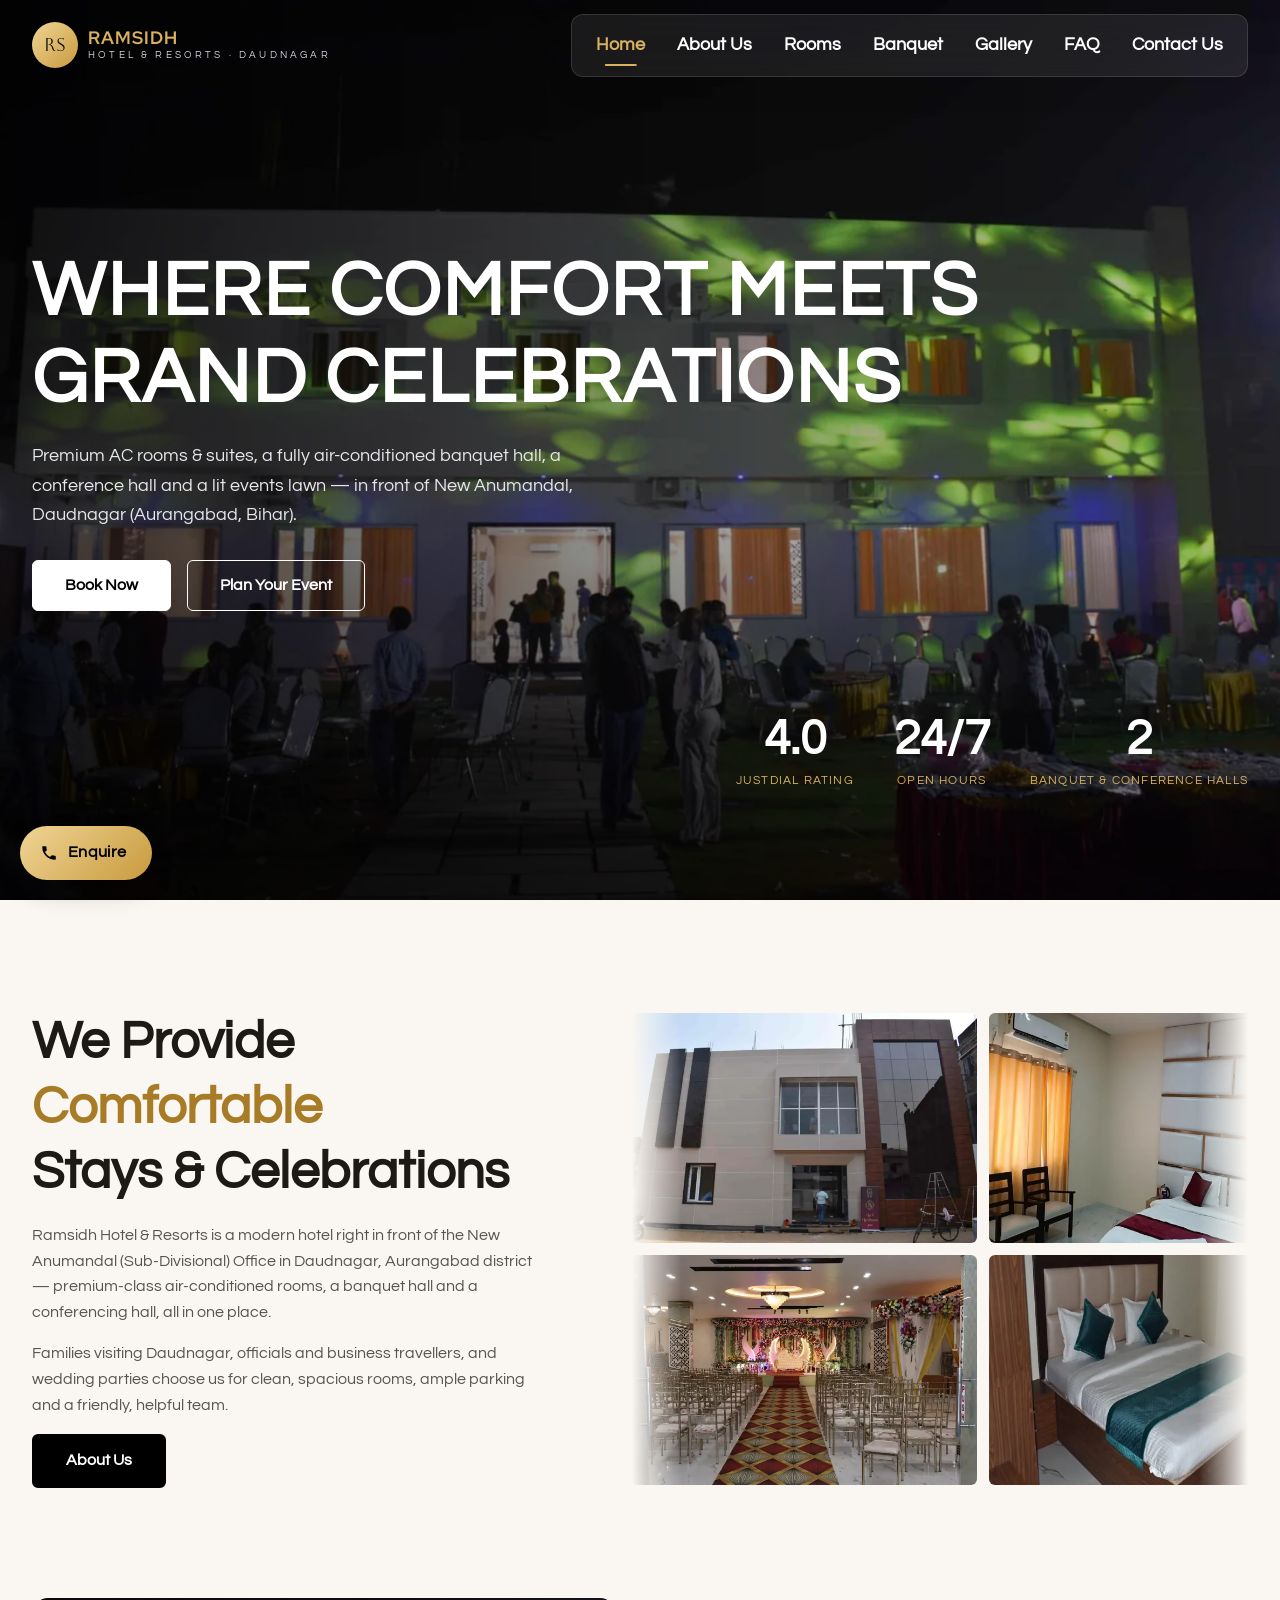
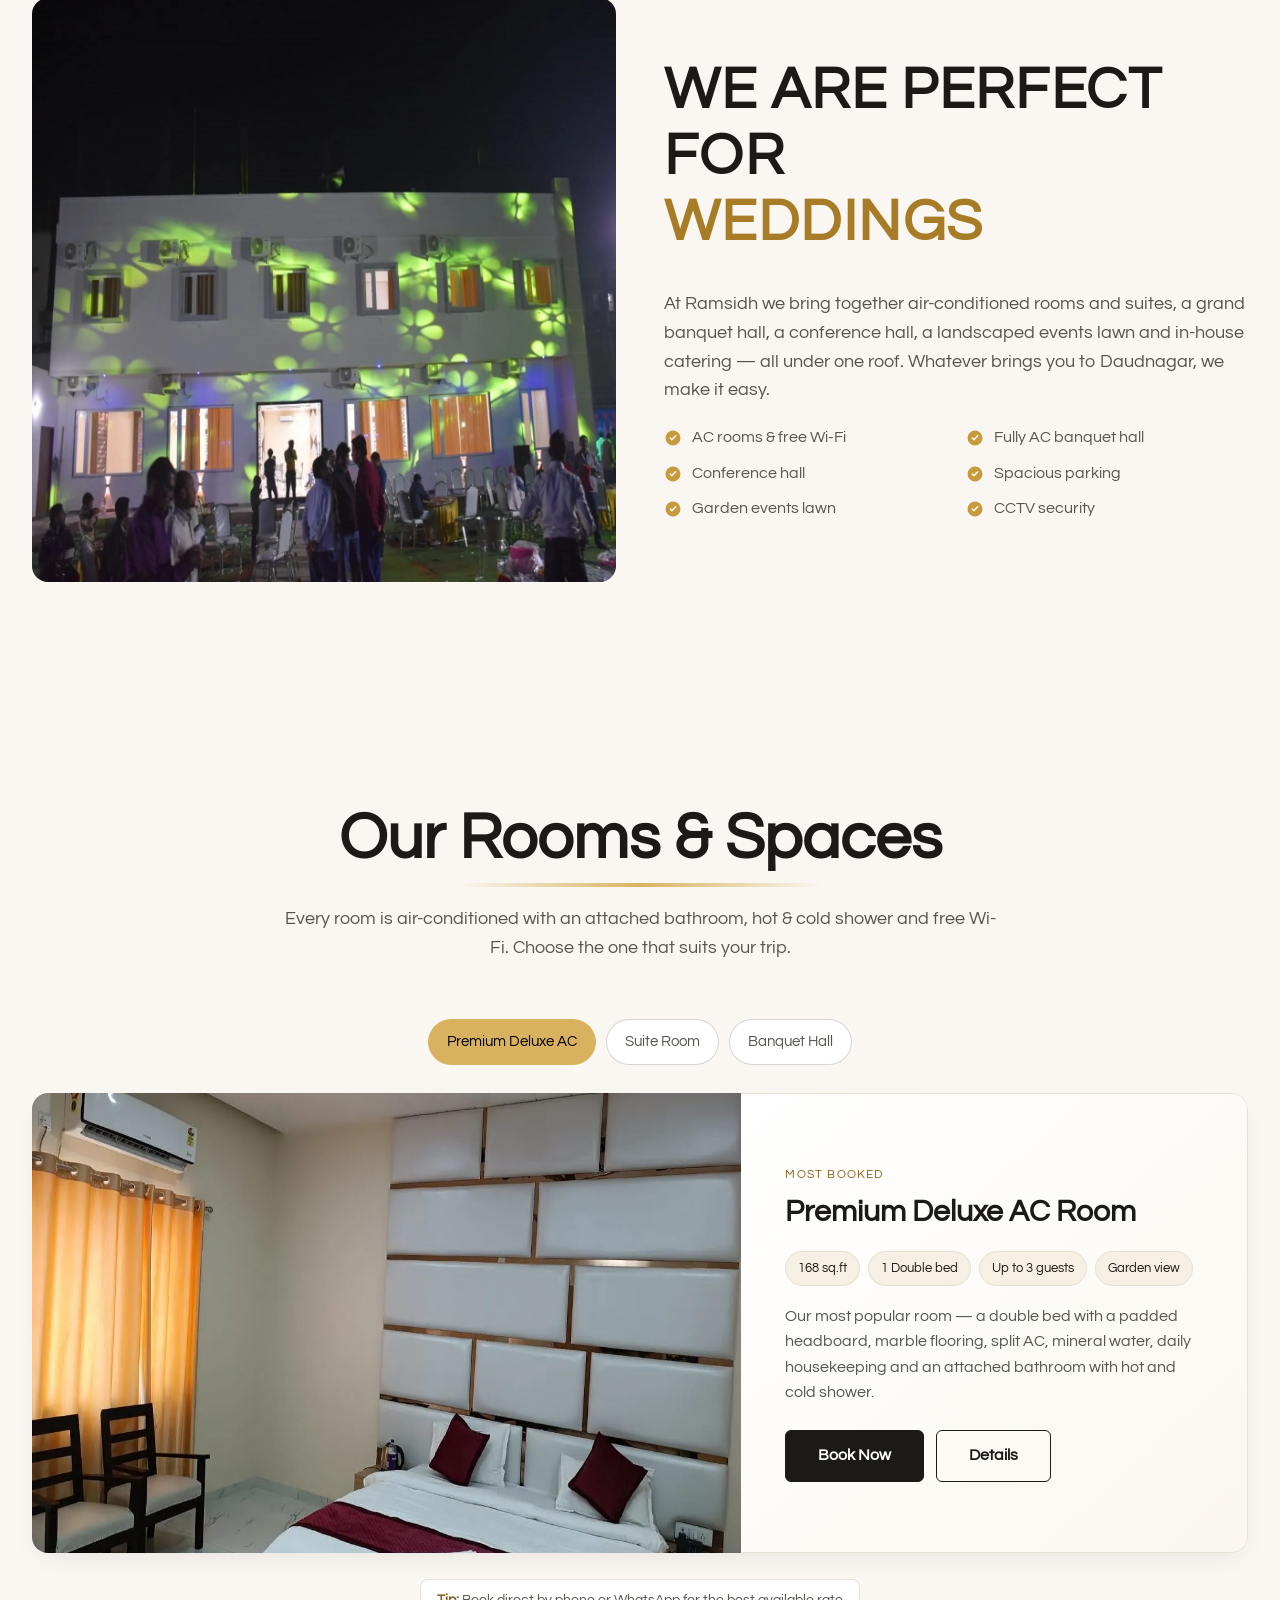
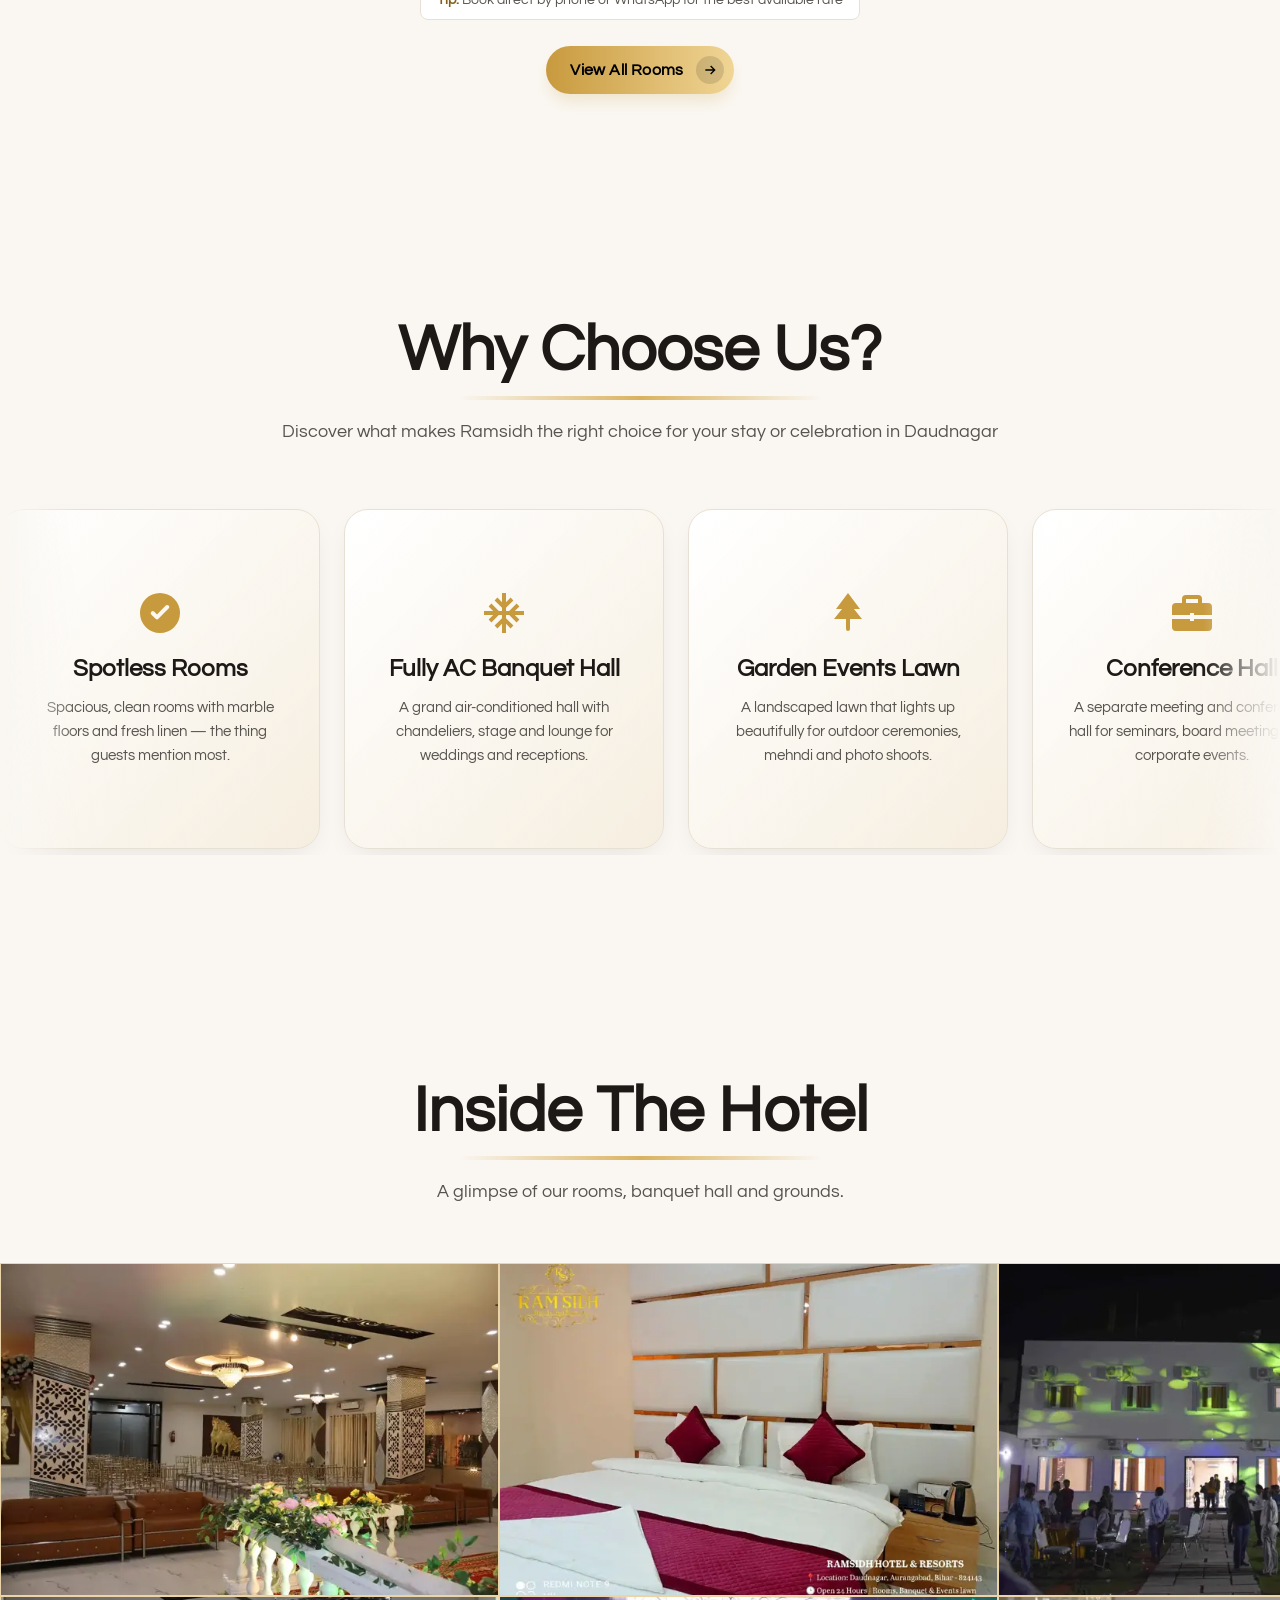
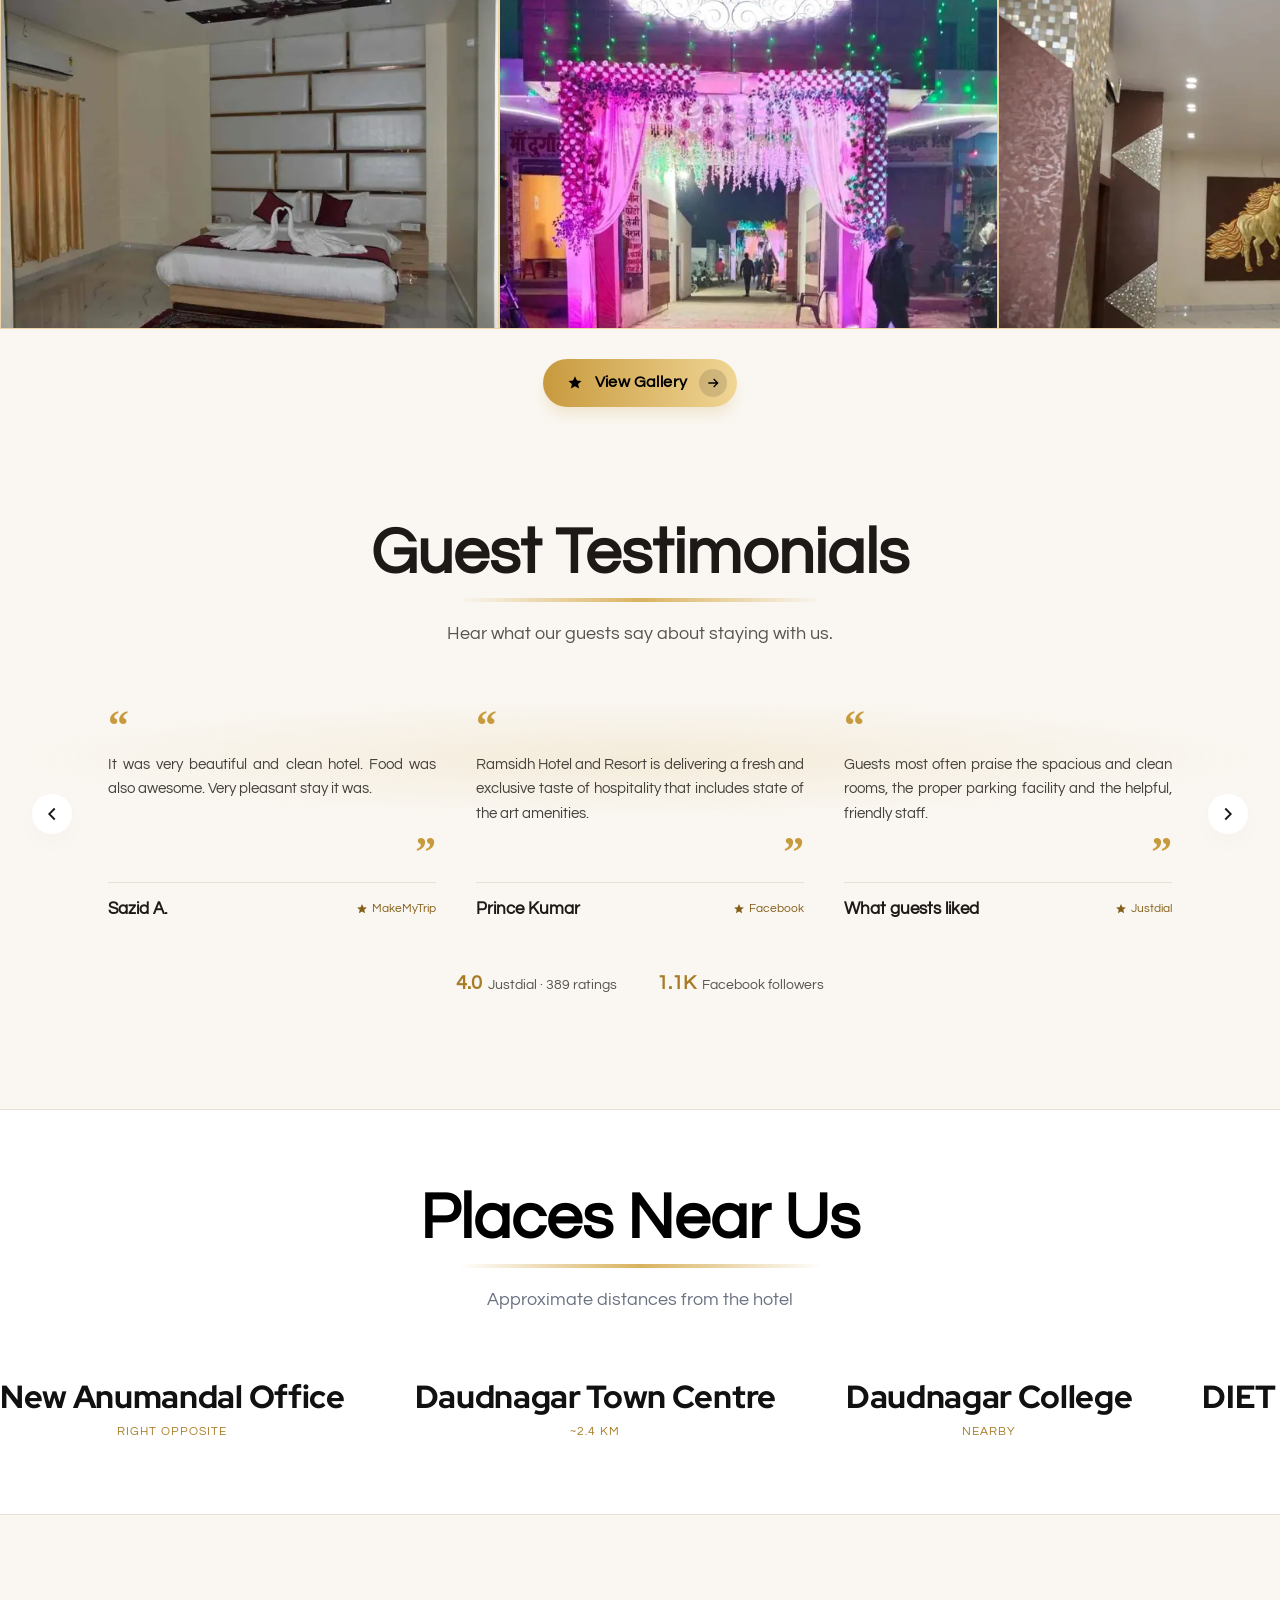
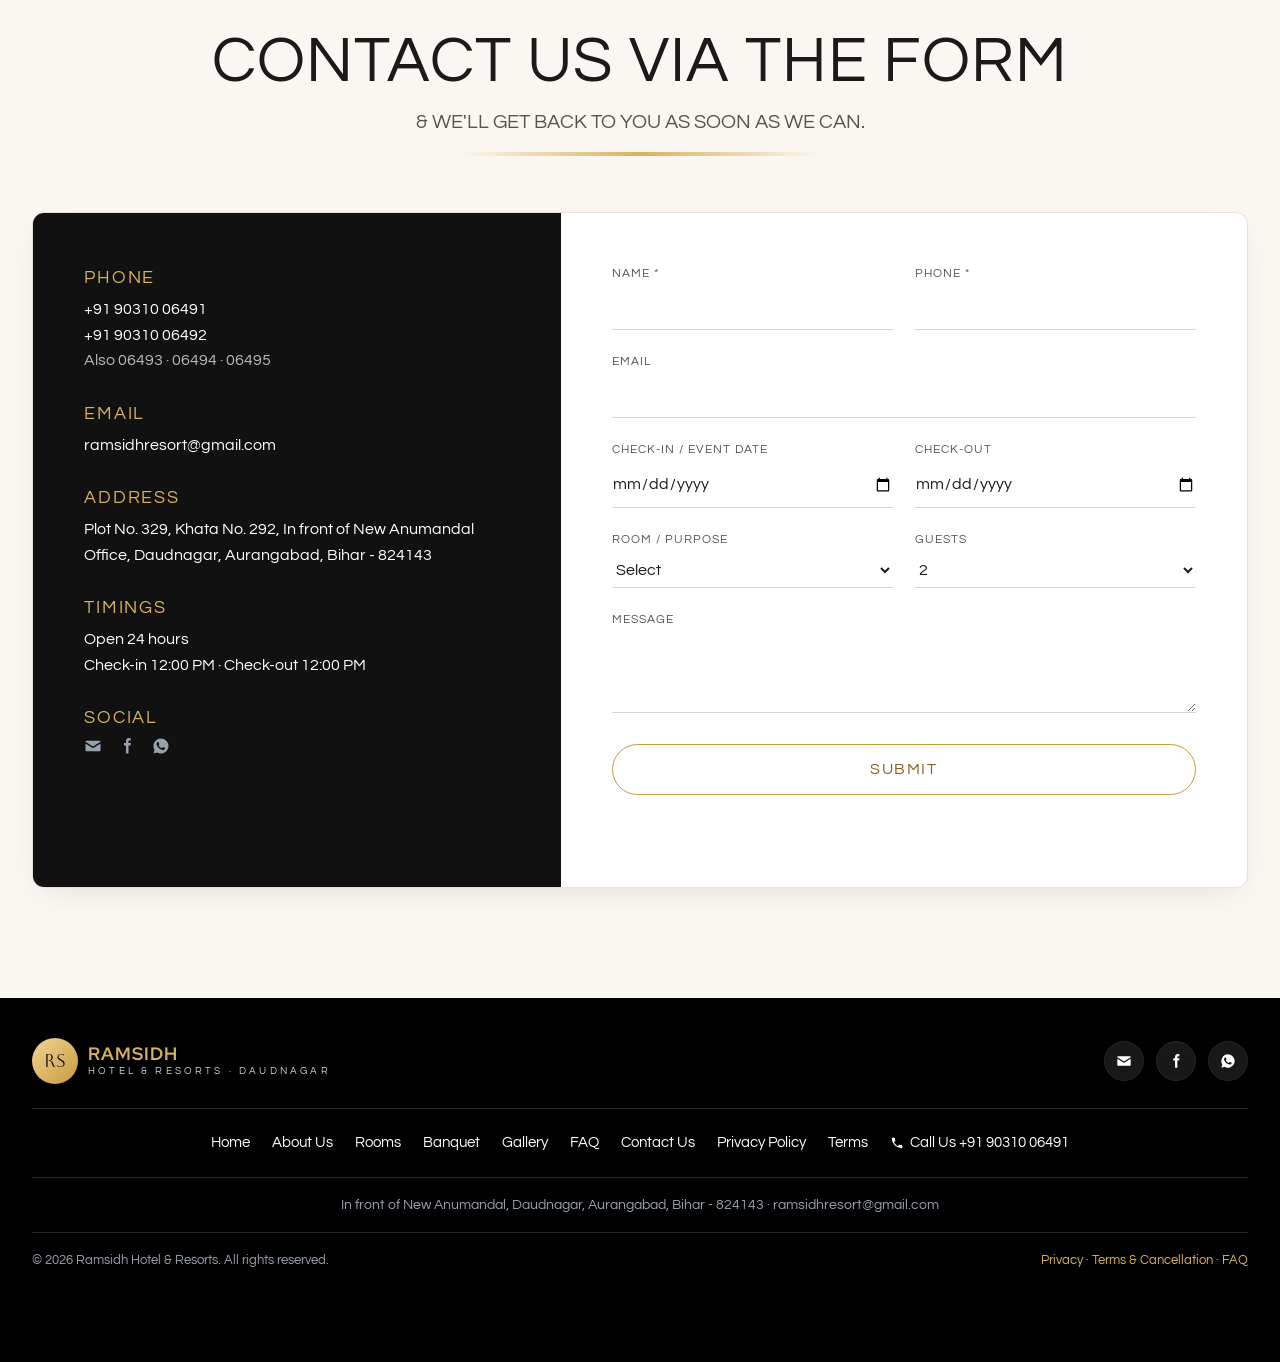
<file: index.html>
<!doctype html>
<html lang="en">
<head>
<meta charset="utf-8">
<meta name="viewport" content="width=device-width, initial-scale=1">
<title>Ramsidh Hotel & Resorts | Hotel & Banquet in Daudnagar, Aurangabad (Bihar)</title>
<meta name="description" content="Ramsidh Hotel & Resorts, Daudnagar — premium AC rooms & suites, fully AC banquet hall, conference hall and events lawn. In front of New Anumandal, Daudnagar, Aurangabad, Bihar 824143. Call +91 90310 06491.">
<meta property="og:title" content="Ramsidh Hotel & Resorts | Hotel & Banquet in Daudnagar, Aurangabad (Bihar)">
<meta property="og:description" content="Ramsidh Hotel & Resorts, Daudnagar — premium AC rooms & suites, fully AC banquet hall, conference hall and events lawn. In front of New Anumandal, Daudnagar, Aurangabad, Bihar 824143. Call +91 90310 06491.">
<meta property="og:image" content="images/site/exterior/exterior-07.webp">
<meta name="theme-color" content="#000000">
<link rel="icon" href="data:image/svg+xml,%3Csvg xmlns='http://www.w3.org/2000/svg' viewBox='0 0 100 100'%3E%3Ccircle cx='50' cy='50' r='50' fill='%23d9b25f'/%3E%3Ctext x='50' y='64' font-size='40' text-anchor='middle' fill='%23000' font-family='serif'%3ERS%3C/text%3E%3C/svg%3E">
<link rel="preconnect" href="https://fonts.googleapis.com">
<link rel="preconnect" href="https://fonts.gstatic.com" crossorigin>
<link rel="stylesheet" href="css/style.css?v=6">
<script type="application/ld+json">
{"@context":"https://schema.org","@type":"Hotel","name":"Ramsidh Hotel & Resorts","description":"Premium AC rooms & suites, a fully air-conditioned banquet hall, conference hall and events lawn in Daudnagar, Bihar.","telephone":"+91-9031006491","email":"ramsidhresort@gmail.com","image":"images/site/exterior/exterior-01.webp","address":{"@type":"PostalAddress","streetAddress":"Plot No. 329, Khata No. 292, In front of New Anumandal Office","addressLocality":"Daudnagar","addressRegion":"Bihar","postalCode":"824143","addressCountry":"IN"},"checkinTime":"12:00","checkoutTime":"12:00","petsAllowed":false,"sameAs":["https://www.facebook.com/profile.php?id=100075554602396"]}
</script>
</head>
<body class="is-loading" data-wa="919031006491" data-autopopup>

<div class="loader" aria-hidden="true"><div class="loader__logo"><span class="logo-mark">RS</span><div class="loader__spin"></div></div></div>

<nav class="navbar" aria-label="Main">
  <div class="navbar__inner">
    <a href="index.html" class="logo animate-logo-glow" aria-label="Ramsidh Hotel &amp; Resorts home"><span class="logo-mark">RS</span><span class="logo-text"><strong>RAMSIDH</strong><small>Hotel &amp; Resorts · Daudnagar</small></span></a>
    <div class="nav-pill glass-morphism"><a href="index.html" aria-current="page">Home</a><a href="about.html">About Us</a><a href="rooms.html">Rooms</a><a href="banquet.html">Banquet</a><a href="gallery.html">Gallery</a><a href="faq.html">FAQ</a><a href="contact.html">Contact Us</a></div>
    <button class="menu-btn glass-morphism" aria-label="Open menu" aria-expanded="false"><svg viewBox="0 0 24 24" fill="none" stroke-width="2"><path d="M4 7h16M4 12h16M4 17h16"/></svg></button>
  </div>
</nav>

<div class="mobile-menu" role="dialog" aria-label="Menu">
  <button class="mobile-menu__close" aria-label="Close menu"><svg viewBox="0 0 24 24" fill="none" stroke-width="2"><path d="M6 6l12 12M18 6 6 18"/></svg></button>
  <a class="mobile-nav-item" href="index.html" aria-current="page">Home</a><a class="mobile-nav-item" href="about.html">About Us</a><a class="mobile-nav-item" href="rooms.html">Rooms</a><a class="mobile-nav-item" href="banquet.html">Banquet</a><a class="mobile-nav-item" href="gallery.html">Gallery</a><a class="mobile-nav-item" href="faq.html">FAQ</a><a class="mobile-nav-item" href="contact.html">Contact Us</a>
  <a href="#" class="btn-gradient" data-open-modal>Book Your Stay <span class="arrow"><svg viewBox="0 0 24 24" fill="none" stroke="currentColor" stroke-width="2"><path d="M5 12h14M13 6l6 6-6 6"/></svg></span></a>
</div>

<main>

<section class="hero">
  <div class="hero__bg">
    <img class="is-active" src="images/site/exterior/exterior-07.webp" alt="">
    <img src="images/site/banquet/banquet-01.webp" alt="">
    <img src="images/site/weddings/weddings-10.webp" alt="">
    <img src="images/site/rooms/rooms-01.webp" alt="">
  </div>
  <div class="hero__content">
    <div class="animate__animated animate__slideInDown">
      <h1>Where Comfort Meets <br>Grand Celebrations</h1>
      <p class="hero__sub">Premium AC rooms &amp; suites, a fully air-conditioned banquet hall, a conference hall and a lit events lawn — in front of New Anumandal, Daudnagar (Aurangabad, Bihar).</p>
    </div>
    <div class="hero__actions animate__animated animate__fadeIn" style="animation-delay:.5s">
      <a href="#" class="btn-white" data-open-modal>Book Now</a>
      <a href="banquet.html" class="btn-outline">Plan Your Event</a>
    </div>
  </div>
  <div class="hero__stats animate__animated animate__slideInRight">
    <div class="stat-big"><b>4.0</b><span>Justdial rating</span></div>
    <div class="stat-big"><b>24/7</b><span>Open hours</span></div>
    <div class="stat-big"><b>2</b><span>Banquet &amp; conference halls</span></div>
  </div>
</section>

<section class="section">
  <div class="wrap intro">
    <div class="reveal" style="--y:18px">
      <h2>We Provide <span class="text-amber">Comfortable</span><br>Stays &amp; Celebrations</h2>
      <p>Ramsidh Hotel &amp; Resorts is a modern hotel right in front of the New Anumandal (Sub-Divisional) Office in Daudnagar, Aurangabad district — premium-class air-conditioned rooms, a banquet hall and a conferencing hall, all in one place.</p>
      <p>Families visiting Daudnagar, officials and business travellers, and wedding parties choose us for clean, spacious rooms, ample parking and a friendly, helpful team.</p>
      <a href="about.html" class="btn-black">About Us</a>
    </div>
    <div class="img-marquee reveal" style="--d:.15s">
      <div class="img-marquee__row"><img src="images/site/exterior/thumb/exterior-01.webp" alt="" loading="lazy"><img src="images/site/rooms/thumb/rooms-04.webp" alt="" loading="lazy"><img src="images/site/banquet/thumb/banquet-01.webp" alt="" loading="lazy"><img src="images/site/rooms/thumb/rooms-01.webp" alt="" loading="lazy"><img src="images/site/exterior/thumb/exterior-08.webp" alt="" loading="lazy"><img src="images/site/rooms/thumb/rooms-10.webp" alt="" loading="lazy"><img src="images/site/exterior/thumb/exterior-01.webp" alt="" loading="lazy"><img src="images/site/rooms/thumb/rooms-04.webp" alt="" loading="lazy"><img src="images/site/banquet/thumb/banquet-01.webp" alt="" loading="lazy"><img src="images/site/rooms/thumb/rooms-01.webp" alt="" loading="lazy"><img src="images/site/exterior/thumb/exterior-08.webp" alt="" loading="lazy"><img src="images/site/rooms/thumb/rooms-10.webp" alt="" loading="lazy"></div>
      <div class="img-marquee__row img-marquee__row--rev"><img src="images/site/banquet/thumb/banquet-02.webp" alt="" loading="lazy"><img src="images/site/rooms/thumb/rooms-05.webp" alt="" loading="lazy"><img src="images/site/weddings/thumb/weddings-10.webp" alt="" loading="lazy"><img src="images/site/rooms/thumb/rooms-02.webp" alt="" loading="lazy"><img src="images/site/exterior/thumb/exterior-03.webp" alt="" loading="lazy"><img src="images/site/banquet/thumb/banquet-05.webp" alt="" loading="lazy"><img src="images/site/banquet/thumb/banquet-02.webp" alt="" loading="lazy"><img src="images/site/rooms/thumb/rooms-05.webp" alt="" loading="lazy"><img src="images/site/weddings/thumb/weddings-10.webp" alt="" loading="lazy"><img src="images/site/rooms/thumb/rooms-02.webp" alt="" loading="lazy"><img src="images/site/exterior/thumb/exterior-03.webp" alt="" loading="lazy"><img src="images/site/banquet/thumb/banquet-05.webp" alt="" loading="lazy"></div>
    </div>
  </div>
</section>

<section class="section" style="padding-top:0">
  <div class="wrap media-split">
    <div class="media-split__img reveal"><img src="images/site/exterior/exterior-09.webp" alt="Ramsidh Hotel &amp; Resorts lit up for an evening event" loading="lazy"></div>
    <div class="reveal" style="--d:.15s">
      <h2 class="rotator-title">We Are Perfect For
        <span class="rotator" aria-live="off"><span class="is-active">Weddings</span><span>Receptions</span><span>Family Stays</span><span>Business Trips</span><span>Birthday Parties</span><span>Conferences</span></span>
      </h2>
      <p>At Ramsidh we bring together air-conditioned rooms and suites, a grand banquet hall, a conference hall, a landscaped events lawn and in-house catering — all under one roof. Whatever brings you to Daudnagar, we make it easy.</p>
      <ul class="check-list"><li><svg viewBox="0 0 24 24" aria-hidden="true"><path d="M12 2a10 10 0 1 1 0 20 10 10 0 0 1 0-20zm4.3 6.3a1 1 0 0 0-1.4 0L10.5 12.7 9 11.3a1 1 0 0 0-1.4 1.4l2.2 2.2a1 1 0 0 0 1.4 0l5.1-5.2a1 1 0 0 0 0-1.4z"/></svg>AC rooms &amp; free Wi-Fi</li><li><svg viewBox="0 0 24 24" aria-hidden="true"><path d="M12 2a10 10 0 1 1 0 20 10 10 0 0 1 0-20zm4.3 6.3a1 1 0 0 0-1.4 0L10.5 12.7 9 11.3a1 1 0 0 0-1.4 1.4l2.2 2.2a1 1 0 0 0 1.4 0l5.1-5.2a1 1 0 0 0 0-1.4z"/></svg>Fully AC banquet hall</li><li><svg viewBox="0 0 24 24" aria-hidden="true"><path d="M12 2a10 10 0 1 1 0 20 10 10 0 0 1 0-20zm4.3 6.3a1 1 0 0 0-1.4 0L10.5 12.7 9 11.3a1 1 0 0 0-1.4 1.4l2.2 2.2a1 1 0 0 0 1.4 0l5.1-5.2a1 1 0 0 0 0-1.4z"/></svg>Conference hall</li><li><svg viewBox="0 0 24 24" aria-hidden="true"><path d="M12 2a10 10 0 1 1 0 20 10 10 0 0 1 0-20zm4.3 6.3a1 1 0 0 0-1.4 0L10.5 12.7 9 11.3a1 1 0 0 0-1.4 1.4l2.2 2.2a1 1 0 0 0 1.4 0l5.1-5.2a1 1 0 0 0 0-1.4z"/></svg>Spacious parking</li><li><svg viewBox="0 0 24 24" aria-hidden="true"><path d="M12 2a10 10 0 1 1 0 20 10 10 0 0 1 0-20zm4.3 6.3a1 1 0 0 0-1.4 0L10.5 12.7 9 11.3a1 1 0 0 0-1.4 1.4l2.2 2.2a1 1 0 0 0 1.4 0l5.1-5.2a1 1 0 0 0 0-1.4z"/></svg>Garden events lawn</li><li><svg viewBox="0 0 24 24" aria-hidden="true"><path d="M12 2a10 10 0 1 1 0 20 10 10 0 0 1 0-20zm4.3 6.3a1 1 0 0 0-1.4 0L10.5 12.7 9 11.3a1 1 0 0 0-1.4 1.4l2.2 2.2a1 1 0 0 0 1.4 0l5.1-5.2a1 1 0 0 0 0-1.4z"/></svg>CCTV security</li></ul>
    </div>
  </div>
</section>

<section class="section">
  <div class="wrap">
    <div class="title  reveal"><h2>Our Rooms &amp; Spaces</h2><div class="uline"></div><p>Every room is air-conditioned with an attached bathroom, hot &amp; cold shower and free Wi-Fi. Choose the one that suits your trip.</p></div>
    <div class="pills reveal" data-tabs="#room-showcase" role="tablist"><button class="pill is-active" data-tab="deluxe" role="tab">Premium Deluxe AC</button><button class="pill" data-tab="suite" role="tab">Suite Room</button><button class="pill" data-tab="banquet" role="tab">Banquet Hall</button></div>
    <div class="showcase reveal" id="room-showcase">
      <div class="showcase__panel is-active" data-panel="deluxe">
        <div class="showcase__img"><img src="images/site/rooms/rooms-04.webp" alt="Premium Deluxe AC Room" loading="lazy"></div>
        <div class="showcase__body">
          <span class="showcase__tag">Most booked</span>
          <h3>Premium Deluxe AC Room</h3>
          <ul class="showcase__meta"><li>168 sq.ft</li><li>1 Double bed</li><li>Up to 3 guests</li><li>Garden view</li></ul>
          <p>Our most popular room — a double bed with a padded headboard, marble flooring, split AC, mineral water, daily housekeeping and an attached bathroom with hot and cold shower.</p>
          <div style="display:flex;gap:12px;flex-wrap:wrap;margin-top:8px"><a href="#" class="btn-white" data-open-modal>Book Now</a><a href="rooms.html#deluxe" class="btn-outline">Details</a></div>
        </div>
      </div>
      <div class="showcase__panel" data-panel="suite">
        <div class="showcase__img"><img src="images/site/rooms/rooms-01.webp" alt="Suite Room" loading="lazy"></div>
        <div class="showcase__body">
          <span class="showcase__tag">Most spacious</span>
          <h3>Suite Room</h3>
          <ul class="showcase__meta"><li>1 Double bed</li><li>Separate living area</li><li>Up to 3 guests</li><li>Smart TV</li></ul>
          <p>A bedroom plus a separate sitting area with sofas — ideal for families and longer stays. Smart TV, tea/coffee maker, work desk, safe, telephone and an attached bathroom.</p>
          <div style="display:flex;gap:12px;flex-wrap:wrap;margin-top:8px"><a href="#" class="btn-white" data-open-modal>Book Now</a><a href="rooms.html#suite" class="btn-outline">Details</a></div>
        </div>
      </div>
      <div class="showcase__panel" data-panel="banquet">
        <div class="showcase__img"><img src="images/site/banquet/banquet-01.webp" alt="Banquet Hall" loading="lazy"></div>
        <div class="showcase__body">
          <span class="showcase__tag">Weddings &amp; events</span>
          <h3>Fully AC Banquet Hall</h3>
          <ul class="showcase__meta"><li>Decorated stage</li><li>Lounge</li><li>Catering</li><li>Events lawn</li></ul>
          <p>Chandeliers, a decorated stage and lounge, in-house catering and an events lawn outside. Wedding packages include AC rooms for your family and guests.</p>
          <div style="display:flex;gap:12px;flex-wrap:wrap;margin-top:8px"><a href="#" class="btn-white" data-open-modal>Enquire</a><a href="banquet.html" class="btn-outline">Details</a></div>
        </div>
      </div>
    </div>
    <div class="center"><span class="tip reveal"><b>Tip:</b> Book direct by phone or WhatsApp for the best available rate</span></div>
    <div class="center reveal" style="margin-top:26px"><a href="rooms.html" class="btn-gradient">View All Rooms <span class="arrow"><svg viewBox="0 0 24 24" fill="none" stroke="currentColor" stroke-width="2"><path d="M5 12h14M13 6l6 6-6 6"/></svg></span></a></div>
  </div>
</section>

<section class="section">
  <div class="title  reveal"><h2>Why Choose Us?</h2><div class="uline"></div><p>Discover what makes Ramsidh the right choice for your stay or celebration in Daudnagar</p></div>
  <div class="card-marquee reveal">
    <div class="card-marquee__track">
      <div class="why-card"><svg viewBox="0 0 24 24" aria-hidden="true"><path d="M12 2a10 10 0 1 1 0 20 10 10 0 0 1 0-20zm4.3 6.3a1 1 0 0 0-1.4 0L10.5 12.7 9 11.3a1 1 0 0 0-1.4 1.4l2.2 2.2a1 1 0 0 0 1.4 0l5.1-5.2a1 1 0 0 0 0-1.4z"/></svg><h3>Spotless Rooms</h3><p>Spacious, clean rooms with marble floors and fresh linen — the thing guests mention most.</p></div><div class="why-card"><svg viewBox="0 0 24 24" aria-hidden="true"><path d="M11 2h2v4.6l2.3-2.3 1.4 1.4L13 9.4V11h1.6l3.7-3.7 1.4 1.4L17.4 11H22v2h-4.6l2.3 2.3-1.4 1.4-3.7-3.7H13v1.6l3.7 3.7-1.4 1.4L13 17.4V22h-2v-4.6l-2.3 2.3-1.4-1.4 3.7-3.7V13H9.4l-3.7 3.7-1.4-1.4L6.6 13H2v-2h4.6L4.3 8.7l1.4-1.4L9.4 11H11V9.4L7.3 5.7l1.4-1.4L11 6.6z"/></svg><h3>Fully AC Banquet Hall</h3><p>A grand air-conditioned hall with chandeliers, stage and lounge for weddings and receptions.</p></div><div class="why-card"><svg viewBox="0 0 24 24" aria-hidden="true"><path d="M12 2l6 8h-3l4 5h-6v5a1 1 0 0 1-2 0v-5H5l4-5H6z"/></svg><h3>Garden Events Lawn</h3><p>A landscaped lawn that lights up beautifully for outdoor ceremonies, mehndi and photo shoots.</p></div><div class="why-card"><svg viewBox="0 0 24 24" aria-hidden="true"><path d="M9 3h6a2 2 0 0 1 2 2v2h3a2 2 0 0 1 2 2v4h-9v-1h-2v1H2V9a2 2 0 0 1 2-2h3V5a2 2 0 0 1 2-2zm0 2v2h6V5zM2 15h9v1h2v-1h9v4a2 2 0 0 1-2 2H4a2 2 0 0 1-2-2z"/></svg><h3>Conference Hall</h3><p>A separate meeting and conference hall for seminars, board meetings and corporate events.</p></div><div class="why-card"><svg viewBox="0 0 24 24" aria-hidden="true"><path d="M5 11l1.5-4.5A2 2 0 0 1 8.4 5h7.2a2 2 0 0 1 1.9 1.5L19 11a2 2 0 0 1 2 2v5a1 1 0 0 1-1 1h-1v1a1 1 0 0 1-2 0v-1H7v1a1 1 0 0 1-2 0v-1H4a1 1 0 0 1-1-1v-5a2 2 0 0 1 2-2zm2.1 0h9.8l-1.2-3.6a.5.5 0 0 0-.5-.4H8.8a.5.5 0 0 0-.5.4zM7 16a1.5 1.5 0 1 0 0-3 1.5 1.5 0 0 0 0 3zm10 0a1.5 1.5 0 1 0 0-3 1.5 1.5 0 0 0 0 3z"/></svg><h3>Spacious Parking</h3><p>Large, safe parking for guests' cars and event traffic, right on the premises.</p></div><div class="why-card"><svg viewBox="0 0 24 24" aria-hidden="true"><path d="M7 2a1 1 0 0 1 1 1v6a2 2 0 0 0 1-1.7V3a1 1 0 0 1 2 0v4.3A4 4 0 0 1 8 11.2V21a1 1 0 0 1-2 0v-9.8A4 4 0 0 1 3 7.3V3a1 1 0 0 1 2 0v4.3A2 2 0 0 0 6 9V3a1 1 0 0 1 1-1zm10 0c2.2 0 4 2.5 4 7v3h-3v9a1 1 0 0 1-2 0V3a1 1 0 0 1 1-1z"/></svg><h3>In-house Catering</h3><p>Our kitchen team and catering staff look after buffets and event menus.</p></div><div class="why-card"><svg viewBox="0 0 24 24" aria-hidden="true"><path d="M12 2l8 3v6c0 5-3.4 9.4-8 11-4.6-1.6-8-6-8-11V5zm3.3 7.3a1 1 0 0 0-1.4 0L11 12.2l-1.3-1.3a1 1 0 0 0-1.4 1.4l2 2a1 1 0 0 0 1.4 0l3.6-3.6a1 1 0 0 0 0-1.4z"/></svg><h3>CCTV Security</h3><p>Round-the-clock CCTV surveillance across the property for peace of mind.</p></div><div class="why-card"><svg viewBox="0 0 24 24" aria-hidden="true"><path d="M12 18.5a2 2 0 1 1 0 4 2 2 0 0 1 0-4zM1.4 8.6a15 15 0 0 1 21.2 0 1.2 1.2 0 0 1-1.7 1.7 12.6 12.6 0 0 0-17.8 0 1.2 1.2 0 0 1-1.7-1.7zm3.6 3.5a10 10 0 0 1 14 0 1.2 1.2 0 1 1-1.7 1.7 7.6 7.6 0 0 0-10.6 0A1.2 1.2 0 1 1 5 12.1zm3.6 3.6a5 5 0 0 1 6.8 0 1.2 1.2 0 0 1-1.7 1.7 2.6 2.6 0 0 0-3.4 0 1.2 1.2 0 0 1-1.7-1.7z"/></svg><h3>Free Wi-Fi</h3><p>Complimentary Wi-Fi in rooms and public areas.</p></div><div class="why-card"><svg viewBox="0 0 24 24" aria-hidden="true"><path d="M12 2a10 10 0 1 1 0 20 10 10 0 0 1 0-20zm1 5a1 1 0 0 0-2 0v5.4l3.3 3.3a1 1 0 0 0 1.4-1.4L13 11.6z"/></svg><h3>Open 24 Hours</h3><p>Rooms, banquet and event bookings — our front desk is available day and night.</p></div><div class="why-card"><svg viewBox="0 0 24 24" aria-hidden="true"><path d="M12 2a7 7 0 0 1 7 7c0 5.3-7 13-7 13S5 14.3 5 9a7 7 0 0 1 7-7zm0 4.5a2.5 2.5 0 1 0 0 5 2.5 2.5 0 0 0 0-5z"/></svg><h3>Prime Location</h3><p>Right in front of the New Anumandal (Sub-Divisional) Office in Daudnagar.</p></div><div class="why-card"><svg viewBox="0 0 24 24" aria-hidden="true"><path d="M12 2a10 10 0 1 1 0 20 10 10 0 0 1 0-20zm4.3 6.3a1 1 0 0 0-1.4 0L10.5 12.7 9 11.3a1 1 0 0 0-1.4 1.4l2.2 2.2a1 1 0 0 0 1.4 0l5.1-5.2a1 1 0 0 0 0-1.4z"/></svg><h3>Spotless Rooms</h3><p>Spacious, clean rooms with marble floors and fresh linen — the thing guests mention most.</p></div><div class="why-card"><svg viewBox="0 0 24 24" aria-hidden="true"><path d="M11 2h2v4.6l2.3-2.3 1.4 1.4L13 9.4V11h1.6l3.7-3.7 1.4 1.4L17.4 11H22v2h-4.6l2.3 2.3-1.4 1.4-3.7-3.7H13v1.6l3.7 3.7-1.4 1.4L13 17.4V22h-2v-4.6l-2.3 2.3-1.4-1.4 3.7-3.7V13H9.4l-3.7 3.7-1.4-1.4L6.6 13H2v-2h4.6L4.3 8.7l1.4-1.4L9.4 11H11V9.4L7.3 5.7l1.4-1.4L11 6.6z"/></svg><h3>Fully AC Banquet Hall</h3><p>A grand air-conditioned hall with chandeliers, stage and lounge for weddings and receptions.</p></div><div class="why-card"><svg viewBox="0 0 24 24" aria-hidden="true"><path d="M12 2l6 8h-3l4 5h-6v5a1 1 0 0 1-2 0v-5H5l4-5H6z"/></svg><h3>Garden Events Lawn</h3><p>A landscaped lawn that lights up beautifully for outdoor ceremonies, mehndi and photo shoots.</p></div><div class="why-card"><svg viewBox="0 0 24 24" aria-hidden="true"><path d="M9 3h6a2 2 0 0 1 2 2v2h3a2 2 0 0 1 2 2v4h-9v-1h-2v1H2V9a2 2 0 0 1 2-2h3V5a2 2 0 0 1 2-2zm0 2v2h6V5zM2 15h9v1h2v-1h9v4a2 2 0 0 1-2 2H4a2 2 0 0 1-2-2z"/></svg><h3>Conference Hall</h3><p>A separate meeting and conference hall for seminars, board meetings and corporate events.</p></div><div class="why-card"><svg viewBox="0 0 24 24" aria-hidden="true"><path d="M5 11l1.5-4.5A2 2 0 0 1 8.4 5h7.2a2 2 0 0 1 1.9 1.5L19 11a2 2 0 0 1 2 2v5a1 1 0 0 1-1 1h-1v1a1 1 0 0 1-2 0v-1H7v1a1 1 0 0 1-2 0v-1H4a1 1 0 0 1-1-1v-5a2 2 0 0 1 2-2zm2.1 0h9.8l-1.2-3.6a.5.5 0 0 0-.5-.4H8.8a.5.5 0 0 0-.5.4zM7 16a1.5 1.5 0 1 0 0-3 1.5 1.5 0 0 0 0 3zm10 0a1.5 1.5 0 1 0 0-3 1.5 1.5 0 0 0 0 3z"/></svg><h3>Spacious Parking</h3><p>Large, safe parking for guests' cars and event traffic, right on the premises.</p></div><div class="why-card"><svg viewBox="0 0 24 24" aria-hidden="true"><path d="M7 2a1 1 0 0 1 1 1v6a2 2 0 0 0 1-1.7V3a1 1 0 0 1 2 0v4.3A4 4 0 0 1 8 11.2V21a1 1 0 0 1-2 0v-9.8A4 4 0 0 1 3 7.3V3a1 1 0 0 1 2 0v4.3A2 2 0 0 0 6 9V3a1 1 0 0 1 1-1zm10 0c2.2 0 4 2.5 4 7v3h-3v9a1 1 0 0 1-2 0V3a1 1 0 0 1 1-1z"/></svg><h3>In-house Catering</h3><p>Our kitchen team and catering staff look after buffets and event menus.</p></div><div class="why-card"><svg viewBox="0 0 24 24" aria-hidden="true"><path d="M12 2l8 3v6c0 5-3.4 9.4-8 11-4.6-1.6-8-6-8-11V5zm3.3 7.3a1 1 0 0 0-1.4 0L11 12.2l-1.3-1.3a1 1 0 0 0-1.4 1.4l2 2a1 1 0 0 0 1.4 0l3.6-3.6a1 1 0 0 0 0-1.4z"/></svg><h3>CCTV Security</h3><p>Round-the-clock CCTV surveillance across the property for peace of mind.</p></div><div class="why-card"><svg viewBox="0 0 24 24" aria-hidden="true"><path d="M12 18.5a2 2 0 1 1 0 4 2 2 0 0 1 0-4zM1.4 8.6a15 15 0 0 1 21.2 0 1.2 1.2 0 0 1-1.7 1.7 12.6 12.6 0 0 0-17.8 0 1.2 1.2 0 0 1-1.7-1.7zm3.6 3.5a10 10 0 0 1 14 0 1.2 1.2 0 1 1-1.7 1.7 7.6 7.6 0 0 0-10.6 0A1.2 1.2 0 1 1 5 12.1zm3.6 3.6a5 5 0 0 1 6.8 0 1.2 1.2 0 0 1-1.7 1.7 2.6 2.6 0 0 0-3.4 0 1.2 1.2 0 0 1-1.7-1.7z"/></svg><h3>Free Wi-Fi</h3><p>Complimentary Wi-Fi in rooms and public areas.</p></div><div class="why-card"><svg viewBox="0 0 24 24" aria-hidden="true"><path d="M12 2a10 10 0 1 1 0 20 10 10 0 0 1 0-20zm1 5a1 1 0 0 0-2 0v5.4l3.3 3.3a1 1 0 0 0 1.4-1.4L13 11.6z"/></svg><h3>Open 24 Hours</h3><p>Rooms, banquet and event bookings — our front desk is available day and night.</p></div><div class="why-card"><svg viewBox="0 0 24 24" aria-hidden="true"><path d="M12 2a7 7 0 0 1 7 7c0 5.3-7 13-7 13S5 14.3 5 9a7 7 0 0 1 7-7zm0 4.5a2.5 2.5 0 1 0 0 5 2.5 2.5 0 0 0 0-5z"/></svg><h3>Prime Location</h3><p>Right in front of the New Anumandal (Sub-Divisional) Office in Daudnagar.</p></div>
    </div>
  </div>
</section>


<section class="section" style="padding-bottom:0">
  <div class="title  reveal"><h2>Inside The Hotel</h2><div class="uline"></div><p>A glimpse of our rooms, banquet hall and grounds.</p></div>
  <div class="img-marquee feature-rows reveal">
    <div class="img-marquee__row"><img src="images/site/banquet/thumb/banquet-03.webp" alt="" loading="lazy"><img src="images/site/rooms/thumb/rooms-18.webp" alt="" loading="lazy"><img src="images/site/exterior/thumb/exterior-07.webp" alt="" loading="lazy"><img src="images/site/rooms/thumb/rooms-10.webp" alt="" loading="lazy"><img src="images/site/weddings/thumb/weddings-02.webp" alt="" loading="lazy"><img src="images/site/banquet/thumb/banquet-06.webp" alt="" loading="lazy"><img src="images/site/banquet/thumb/banquet-03.webp" alt="" loading="lazy"><img src="images/site/rooms/thumb/rooms-18.webp" alt="" loading="lazy"><img src="images/site/exterior/thumb/exterior-07.webp" alt="" loading="lazy"><img src="images/site/rooms/thumb/rooms-10.webp" alt="" loading="lazy"><img src="images/site/weddings/thumb/weddings-02.webp" alt="" loading="lazy"><img src="images/site/banquet/thumb/banquet-06.webp" alt="" loading="lazy"></div>
    <div class="img-marquee__row img-marquee__row--rev"><img src="images/site/rooms/thumb/rooms-03.webp" alt="" loading="lazy"><img src="images/site/weddings/thumb/weddings-11.webp" alt="" loading="lazy"><img src="images/site/banquet/thumb/banquet-09.webp" alt="" loading="lazy"><img src="images/site/rooms/thumb/rooms-25.webp" alt="" loading="lazy"><img src="images/site/exterior/thumb/exterior-02.webp" alt="" loading="lazy"><img src="images/site/banquet/thumb/banquet-13.webp" alt="" loading="lazy"><img src="images/site/rooms/thumb/rooms-03.webp" alt="" loading="lazy"><img src="images/site/weddings/thumb/weddings-11.webp" alt="" loading="lazy"><img src="images/site/banquet/thumb/banquet-09.webp" alt="" loading="lazy"><img src="images/site/rooms/thumb/rooms-25.webp" alt="" loading="lazy"><img src="images/site/exterior/thumb/exterior-02.webp" alt="" loading="lazy"><img src="images/site/banquet/thumb/banquet-13.webp" alt="" loading="lazy"></div>
  </div>
  <div class="center reveal" style="margin-top:30px"><a href="gallery.html" class="btn-gradient"><svg style="width:16px;height:16px" viewBox="0 0 24 24" aria-hidden="true"><path d="M12 2l2.9 6.3 6.9.7-5.2 4.6 1.5 6.8L12 17l-6.1 3.4 1.5-6.8L2.2 9l6.9-.7z"/></svg> View Gallery <span class="arrow"><svg viewBox="0 0 24 24" fill="none" stroke="currentColor" stroke-width="2"><path d="M5 12h14M13 6l6 6-6 6"/></svg></span></a></div>
</section>

<section class="section glow-band">
  <div class="wrap">
    <div class="title  reveal"><h2>Guest Testimonials</h2><div class="uline"></div><p>Hear what our guests say about staying with us.</p></div>
    <div class="testi reveal">
      <div class="testi__viewport"><div class="testi__track">
        <div class="testi-card"><div class="testi-card__inner"><span class="q">&ldquo;</span><p>It was very beautiful and clean hotel. Food was also awesome. Very pleasant stay it was.</p><span class="q q--end">&rdquo;</span><footer><h4>Sazid A.</h4><span class="loc"><svg viewBox="0 0 24 24" aria-hidden="true"><path d="M12 2l2.9 6.3 6.9.7-5.2 4.6 1.5 6.8L12 17l-6.1 3.4 1.5-6.8L2.2 9l6.9-.7z"/></svg>MakeMyTrip</span></footer></div></div><div class="testi-card"><div class="testi-card__inner"><span class="q">&ldquo;</span><p>Ramsidh Hotel and Resort is delivering a fresh and exclusive taste of hospitality that includes state of the art amenities.</p><span class="q q--end">&rdquo;</span><footer><h4>Prince Kumar</h4><span class="loc"><svg viewBox="0 0 24 24" aria-hidden="true"><path d="M12 2l2.9 6.3 6.9.7-5.2 4.6 1.5 6.8L12 17l-6.1 3.4 1.5-6.8L2.2 9l6.9-.7z"/></svg>Facebook</span></footer></div></div><div class="testi-card"><div class="testi-card__inner"><span class="q">&ldquo;</span><p>Guests most often praise the spacious and clean rooms, the proper parking facility and the helpful, friendly staff.</p><span class="q q--end">&rdquo;</span><footer><h4>What guests liked</h4><span class="loc"><svg viewBox="0 0 24 24" aria-hidden="true"><path d="M12 2l2.9 6.3 6.9.7-5.2 4.6 1.5 6.8L12 17l-6.1 3.4 1.5-6.8L2.2 9l6.9-.7z"/></svg>Justdial</span></footer></div></div>
      </div></div>
      <button class="testi__btn testi__prev" aria-label="Previous"><svg viewBox="0 0 24 24" fill="none" stroke="currentColor" stroke-width="2"><path d="M15 6l-6 6 6 6"/></svg></button>
      <button class="testi__btn testi__next" aria-label="Next"><svg viewBox="0 0 24 24" fill="none" stroke="currentColor" stroke-width="2"><path d="M9 6l6 6-6 6"/></svg></button>
    </div>
    <div class="scores reveal"><span><b>4.0</b>Justdial · 389 ratings</span><span><b>1.1K</b>Facebook followers</span></div>
  </div>
</section>

<section class="section--tight band-light">
  <div class="title  reveal"><h2>Places Near Us</h2><div class="uline"></div><p>Approximate distances from the hotel</p></div>
  <div class="text-marquee"><div class="text-marquee__track">
    <div class="text-marquee__item"><b>New Anumandal Office</b><span>Right opposite</span></div><div class="text-marquee__item"><b>Daudnagar Town Centre</b><span>~2.4 km</span></div><div class="text-marquee__item"><b>Daudnagar College</b><span>Nearby</span></div><div class="text-marquee__item"><b>DIET Tarar, Daudnagar</b><span>Nearby</span></div><div class="text-marquee__item"><b>Anugrah Narayan Road Stn</b><span>23.9 km</span></div><div class="text-marquee__item"><b>Son Nagar Junction</b><span>29.5 km</span></div><div class="text-marquee__item"><b>New Anumandal Office</b><span>Right opposite</span></div><div class="text-marquee__item"><b>Daudnagar Town Centre</b><span>~2.4 km</span></div><div class="text-marquee__item"><b>Daudnagar College</b><span>Nearby</span></div><div class="text-marquee__item"><b>DIET Tarar, Daudnagar</b><span>Nearby</span></div><div class="text-marquee__item"><b>Anugrah Narayan Road Stn</b><span>23.9 km</span></div><div class="text-marquee__item"><b>Son Nagar Junction</b><span>29.5 km</span></div><div class="text-marquee__item"><b>New Anumandal Office</b><span>Right opposite</span></div><div class="text-marquee__item"><b>Daudnagar Town Centre</b><span>~2.4 km</span></div><div class="text-marquee__item"><b>Daudnagar College</b><span>Nearby</span></div><div class="text-marquee__item"><b>DIET Tarar, Daudnagar</b><span>Nearby</span></div><div class="text-marquee__item"><b>Anugrah Narayan Road Stn</b><span>23.9 km</span></div><div class="text-marquee__item"><b>Son Nagar Junction</b><span>29.5 km</span></div>
  </div></div>
</section>


<section class="section" id="enquiry">
  <div class="wrap">
    <div class="title contact-title reveal">
      <h2>Contact Us Via The Form</h2>
      <p class="sub">&amp; We'll Get Back To You As Soon As We Can.</p>
      <div class="uline"></div>
    </div>
    <div class="contact-box reveal" style="--d:.1s">
      <div class="contact-box__info">
        <div><p class="lbl">Phone</p><a class="val" href="tel:+919031006491">+91 90310 06491</a><a class="val" href="tel:+919031006492">+91 90310 06492</a><p class="val" style="opacity:.7">Also 06493 · 06494 · 06495</p></div>
        <div><p class="lbl">Email</p><a class="val" href="mailto:ramsidhresort@gmail.com">ramsidhresort@gmail.com</a></div>
        <div><p class="lbl">Address</p><p class="val">Plot No. 329, Khata No. 292, In front of New Anumandal Office, Daudnagar, Aurangabad, Bihar - 824143</p></div>
        <div><p class="lbl">Timings</p><p class="val">Open 24 hours<br>Check-in 12:00 PM · Check-out 12:00 PM</p></div>
        <div><p class="lbl">Social</p><div class="socials-sm"><a href="mailto:ramsidhresort@gmail.com" aria-label="Email"><svg viewBox="0 0 24 24" aria-hidden="true"><path d="M3 5h18a1 1 0 0 1 1 1v.4l-10 6.3L2 6.4V6a1 1 0 0 1 1-1zm-1 3.8l9.5 6a1 1 0 0 0 1 0l9.5-6V18a1 1 0 0 1-1 1H3a1 1 0 0 1-1-1z"/></svg></a><a href="https://www.facebook.com/profile.php?id=100075554602396" target="_blank" rel="noopener" aria-label="Facebook"><svg viewBox="0 0 24 24" aria-hidden="true"><path d="M14 8V6c0-.8.3-1.3 1.5-1.3H17V1.5A22 22 0 0 0 14.6 1.4C12.2 1.4 10.6 2.9 10.6 5.5V8H8v3.4h2.6V22H14V11.4h2.7L17.2 8z"/></svg></a><a href="https://wa.me/919031006491" target="_blank" rel="noopener" aria-label="WhatsApp"><svg viewBox="0 0 24 24" aria-hidden="true"><path d="M12 2a10 10 0 0 0-8.6 15.1L2 22l5-1.3A10 10 0 1 0 12 2zm5.3 14c-.2.6-1.3 1.2-1.8 1.2-.5.1-1 .2-3.4-.7-2.9-1.1-4.7-4.1-4.9-4.3-.1-.2-1.1-1.5-1.1-2.9s.7-2 1-2.3c.2-.3.5-.3.7-.3h.5c.2 0 .4 0 .6.5l.8 2c.1.2.1.3 0 .5l-.4.6-.3.4c-.1.1-.3.3-.1.6.2.3.8 1.3 1.6 2 1.1 1 2 1.3 2.3 1.4.3.2.5.1.6 0l.9-1.1c.2-.3.4-.2.6-.1l1.9.9c.3.1.5.2.5.3.1.2.1.7-.1 1.3z"/></svg></a></div></div>
      </div>
      <form data-enquiry novalidate>
        <div class="uf-row">
          <div class="uf"><label for="c-name">Name *</label><input id="c-name" name="name" required autocomplete="name"></div>
          <div class="uf"><label for="c-phone">Phone *</label><input id="c-phone" name="phone" type="tel" required autocomplete="tel"></div>
        </div>
        <div class="uf"><label for="c-email">Email</label><input id="c-email" name="email" type="email" autocomplete="email"></div>
        <div class="uf-row">
          <div class="uf"><label for="c-in">Check-in / Event date</label><input id="c-in" name="checkin" type="date"></div>
          <div class="uf"><label for="c-out">Check-out</label><input id="c-out" name="checkout" type="date"></div>
        </div>
        <div class="uf-row">
          <div class="uf"><label for="c-room">Room / Purpose</label><select id="c-room" name="room"><option value="">Select</option><option>Premium Deluxe AC Room</option><option>Suite Room</option><option>Banquet / Wedding</option><option>Conference / Meeting</option><option>Birthday / Party</option></select></div>
          <div class="uf"><label for="c-guests">Guests</label><select id="c-guests" name="guests"><option>1</option><option selected>2</option><option>3</option><option>4</option><option>5-10</option><option>10-50</option><option>50-200</option><option>200+</option></select></div>
        </div>
        <div class="uf"><label for="c-msg">Message</label><textarea id="c-msg" name="message"></textarea></div>
        <button type="submit" class="btn-outline-amber">Submit</button>
        <p class="form-status" aria-live="polite"></p>
      </form>
    </div>
  </div>
</section>


</main>

<footer class="footer">
  <div class="wrap">
    <div class="footer__top">
      <a href="index.html" class="logo animate-logo-glow" aria-label="Ramsidh Hotel &amp; Resorts home"><span class="logo-mark">RS</span><span class="logo-text"><strong>RAMSIDH</strong><small>Hotel &amp; Resorts · Daudnagar</small></span></a>
      <div class="socials-round"><a href="mailto:ramsidhresort@gmail.com" aria-label="Email"><svg viewBox="0 0 24 24" aria-hidden="true"><path d="M3 5h18a1 1 0 0 1 1 1v.4l-10 6.3L2 6.4V6a1 1 0 0 1 1-1zm-1 3.8l9.5 6a1 1 0 0 0 1 0l9.5-6V18a1 1 0 0 1-1 1H3a1 1 0 0 1-1-1z"/></svg></a><a href="https://www.facebook.com/profile.php?id=100075554602396" target="_blank" rel="noopener" aria-label="Facebook"><svg viewBox="0 0 24 24" aria-hidden="true"><path d="M14 8V6c0-.8.3-1.3 1.5-1.3H17V1.5A22 22 0 0 0 14.6 1.4C12.2 1.4 10.6 2.9 10.6 5.5V8H8v3.4h2.6V22H14V11.4h2.7L17.2 8z"/></svg></a><a href="https://wa.me/919031006491" target="_blank" rel="noopener" aria-label="WhatsApp"><svg viewBox="0 0 24 24" aria-hidden="true"><path d="M12 2a10 10 0 0 0-8.6 15.1L2 22l5-1.3A10 10 0 1 0 12 2zm5.3 14c-.2.6-1.3 1.2-1.8 1.2-.5.1-1 .2-3.4-.7-2.9-1.1-4.7-4.1-4.9-4.3-.1-.2-1.1-1.5-1.1-2.9s.7-2 1-2.3c.2-.3.5-.3.7-.3h.5c.2 0 .4 0 .6.5l.8 2c.1.2.1.3 0 .5l-.4.6-.3.4c-.1.1-.3.3-.1.6.2.3.8 1.3 1.6 2 1.1 1 2 1.3 2.3 1.4.3.2.5.1.6 0l.9-1.1c.2-.3.4-.2.6-.1l1.9.9c.3.1.5.2.5.3.1.2.1.7-.1 1.3z"/></svg></a></div>
    </div>
    <nav class="footer__links" aria-label="Footer"><a href="index.html">Home</a><a href="about.html">About Us</a><a href="rooms.html">Rooms</a><a href="banquet.html">Banquet</a><a href="gallery.html">Gallery</a><a href="faq.html">FAQ</a><a href="contact.html">Contact Us</a><a href="privacy-policy.html">Privacy Policy</a><a href="terms.html">Terms</a><a class="call" href="tel:+919031006491"><svg viewBox="0 0 24 24" aria-hidden="true"><path d="M6.6 10.8a15.1 15.1 0 0 0 6.6 6.6l2.2-2.2a1 1 0 0 1 1-.2c1.1.4 2.3.6 3.6.6a1 1 0 0 1 1 1V20a1 1 0 0 1-1 1A17 17 0 0 1 3 4a1 1 0 0 1 1-1h3.5a1 1 0 0 1 1 1c0 1.3.2 2.5.6 3.6a1 1 0 0 1-.3 1z"/></svg>Call Us +91 90310 06491</a></nav>
    <p class="footer__addr">In front of New Anumandal, Daudnagar, Aurangabad, Bihar - 824143 · ramsidhresort@gmail.com</p>
    <div class="footer__bottom">
      <span>© <span data-year>2026</span> Ramsidh Hotel &amp; Resorts. All rights reserved.</span>
      <span><a href="privacy-policy.html">Privacy</a> · <a href="terms.html">Terms &amp; Cancellation</a> · <a href="faq.html">FAQ</a></span>
    </div>
  </div>
</footer>

<div class="enq">
  <div class="enq__panel" id="enq-panel" role="dialog" aria-label="Contact options">
    <button class="enq__close" aria-label="Close"><svg viewBox="0 0 24 24" fill="none" stroke-width="2"><path d="M6 6l12 12M18 6 6 18"/></svg></button>
    <h3>Need Help?</h3>
    <p>Choose how you'd like to reach us:</p>
    <a class="enq__opt" href="tel:+919031006491"><span class="enq__ic enq__ic--call"><svg viewBox="0 0 24 24" aria-hidden="true"><path d="M6.6 10.8a15.1 15.1 0 0 0 6.6 6.6l2.2-2.2a1 1 0 0 1 1-.2c1.1.4 2.3.6 3.6.6a1 1 0 0 1 1 1V20a1 1 0 0 1-1 1A17 17 0 0 1 3 4a1 1 0 0 1 1-1h3.5a1 1 0 0 1 1 1c0 1.3.2 2.5.6 3.6a1 1 0 0 1-.3 1z"/></svg></span><span><b>Call Us</b><small>+91 90310 06491</small></span></a>
    <a class="enq__opt" href="https://wa.me/919031006491?text=Hello%20Ramsidh%20Hotel%20%26%20Resorts%2C%20I%27d%20like%20to%20enquire%20about%20" target="_blank" rel="noopener"><span class="enq__ic enq__ic--wa"><svg viewBox="0 0 24 24" aria-hidden="true"><path d="M12 2a10 10 0 0 0-8.6 15.1L2 22l5-1.3A10 10 0 1 0 12 2zm5.3 14c-.2.6-1.3 1.2-1.8 1.2-.5.1-1 .2-3.4-.7-2.9-1.1-4.7-4.1-4.9-4.3-.1-.2-1.1-1.5-1.1-2.9s.7-2 1-2.3c.2-.3.5-.3.7-.3h.5c.2 0 .4 0 .6.5l.8 2c.1.2.1.3 0 .5l-.4.6-.3.4c-.1.1-.3.3-.1.6.2.3.8 1.3 1.6 2 1.1 1 2 1.3 2.3 1.4.3.2.5.1.6 0l.9-1.1c.2-.3.4-.2.6-.1l1.9.9c.3.1.5.2.5.3.1.2.1.7-.1 1.3z"/></svg></span><span><b>WhatsApp</b><small>Chat with us instantly</small></span></a>
    <a class="enq__opt" href="mailto:ramsidhresort@gmail.com"><span class="enq__ic enq__ic--mail"><svg viewBox="0 0 24 24" aria-hidden="true"><path d="M3 5h18a1 1 0 0 1 1 1v.4l-10 6.3L2 6.4V6a1 1 0 0 1 1-1zm-1 3.8l9.5 6a1 1 0 0 0 1 0l9.5-6V18a1 1 0 0 1-1 1H3a1 1 0 0 1-1-1z"/></svg></span><span><b>Email Us</b><small>ramsidhresort@gmail.com</small></span></a>
    <a class="enq__opt" href="#" data-open-modal><span class="enq__ic enq__ic--book"><svg viewBox="0 0 24 24" aria-hidden="true"><path d="M2 6a1 1 0 0 1 2 0v7h7V8a1 1 0 0 1 1-1h7a3 3 0 0 1 3 3v8a1 1 0 0 1-2 0v-2H4v2a1 1 0 0 1-2 0zm5 1a2.5 2.5 0 1 1 0 5 2.5 2.5 0 0 1 0-5z"/></svg></span><span><b>Booking Enquiry</b><small>Rooms, banquet &amp; events</small></span></a>
    <p class="enq__foot">We're here to help, 24 hours a day</p>
  </div>
  <button class="enq__btn" aria-expanded="false" aria-controls="enq-panel"><svg viewBox="0 0 24 24" aria-hidden="true"><path d="M6.6 10.8a15.1 15.1 0 0 0 6.6 6.6l2.2-2.2a1 1 0 0 1 1-.2c1.1.4 2.3.6 3.6.6a1 1 0 0 1 1 1V20a1 1 0 0 1-1 1A17 17 0 0 1 3 4a1 1 0 0 1 1-1h3.5a1 1 0 0 1 1 1c0 1.3.2 2.5.6 3.6a1 1 0 0 1-.3 1z"/></svg><span>Enquire</span></button>
</div>

<div class="modal" role="dialog" aria-modal="true" aria-labelledby="modal-title">
  <div class="modal__box">
    <button class="modal__close" aria-label="Close"><svg viewBox="0 0 24 24" fill="none" stroke-width="2"><path d="M6 6l12 12M18 6 6 18"/></svg></button>
    <h2 id="modal-title">GET IN TOUCH</h2>
    <div class="uline"></div>
    <p class="lead">Share your details for a quick booking enquiry</p>
    <form data-enquiry novalidate>
      <div class="ifield"><label for="m-name">Your Name</label><div class="box"><svg viewBox="0 0 24 24" aria-hidden="true"><path d="M12 12a5 5 0 1 0 0-10 5 5 0 0 0 0 10zm0 2c-5 0-9 2.5-9 6v2h18v-2c0-3.5-4-6-9-6z"/></svg><input id="m-name" name="name" placeholder="Enter your name" required autocomplete="name"></div></div>
      <div class="ifield"><label for="m-phone">Phone Number</label><div class="box"><svg viewBox="0 0 24 24" aria-hidden="true"><path d="M6.6 10.8a15.1 15.1 0 0 0 6.6 6.6l2.2-2.2a1 1 0 0 1 1-.2c1.1.4 2.3.6 3.6.6a1 1 0 0 1 1 1V20a1 1 0 0 1-1 1A17 17 0 0 1 3 4a1 1 0 0 1 1-1h3.5a1 1 0 0 1 1 1c0 1.3.2 2.5.6 3.6a1 1 0 0 1-.3 1z"/></svg><input id="m-phone" name="phone" type="tel" placeholder="Enter your phone number" required autocomplete="tel"></div></div>
      <div class="ifield-row">
        <div class="ifield"><label for="m-in">Check-in / Event date</label><div class="box"><input id="m-in" name="checkin" type="date" required></div></div>
        <div class="ifield"><label for="m-out">Check-out</label><div class="box"><input id="m-out" name="checkout" type="date"></div></div>
      </div>
      <div class="ifield"><label for="m-room">Room / Purpose</label><div class="box"><svg viewBox="0 0 24 24" aria-hidden="true"><path d="M2 6a1 1 0 0 1 2 0v7h7V8a1 1 0 0 1 1-1h7a3 3 0 0 1 3 3v8a1 1 0 0 1-2 0v-2H4v2a1 1 0 0 1-2 0zm5 1a2.5 2.5 0 1 1 0 5 2.5 2.5 0 0 1 0-5z"/></svg><select id="m-room" name="room"><option value="">Any room</option><option>Premium Deluxe AC Room</option><option>Suite Room</option><option>Banquet / Wedding</option><option>Conference / Meeting</option><option>Birthday / Party</option></select></div></div>
      <button type="submit" class="btn-submit">Send Enquiry</button>
      <p class="form-status" aria-live="polite" style="text-align:center;margin-top:10px"></p>
      <p class="note">Opens WhatsApp with your details — call us anytime on +91 90310 06491</p>
    </form>
  </div>
</div>
<script src="js/main.js?v=2"></script>
</body>
</html>
</file>
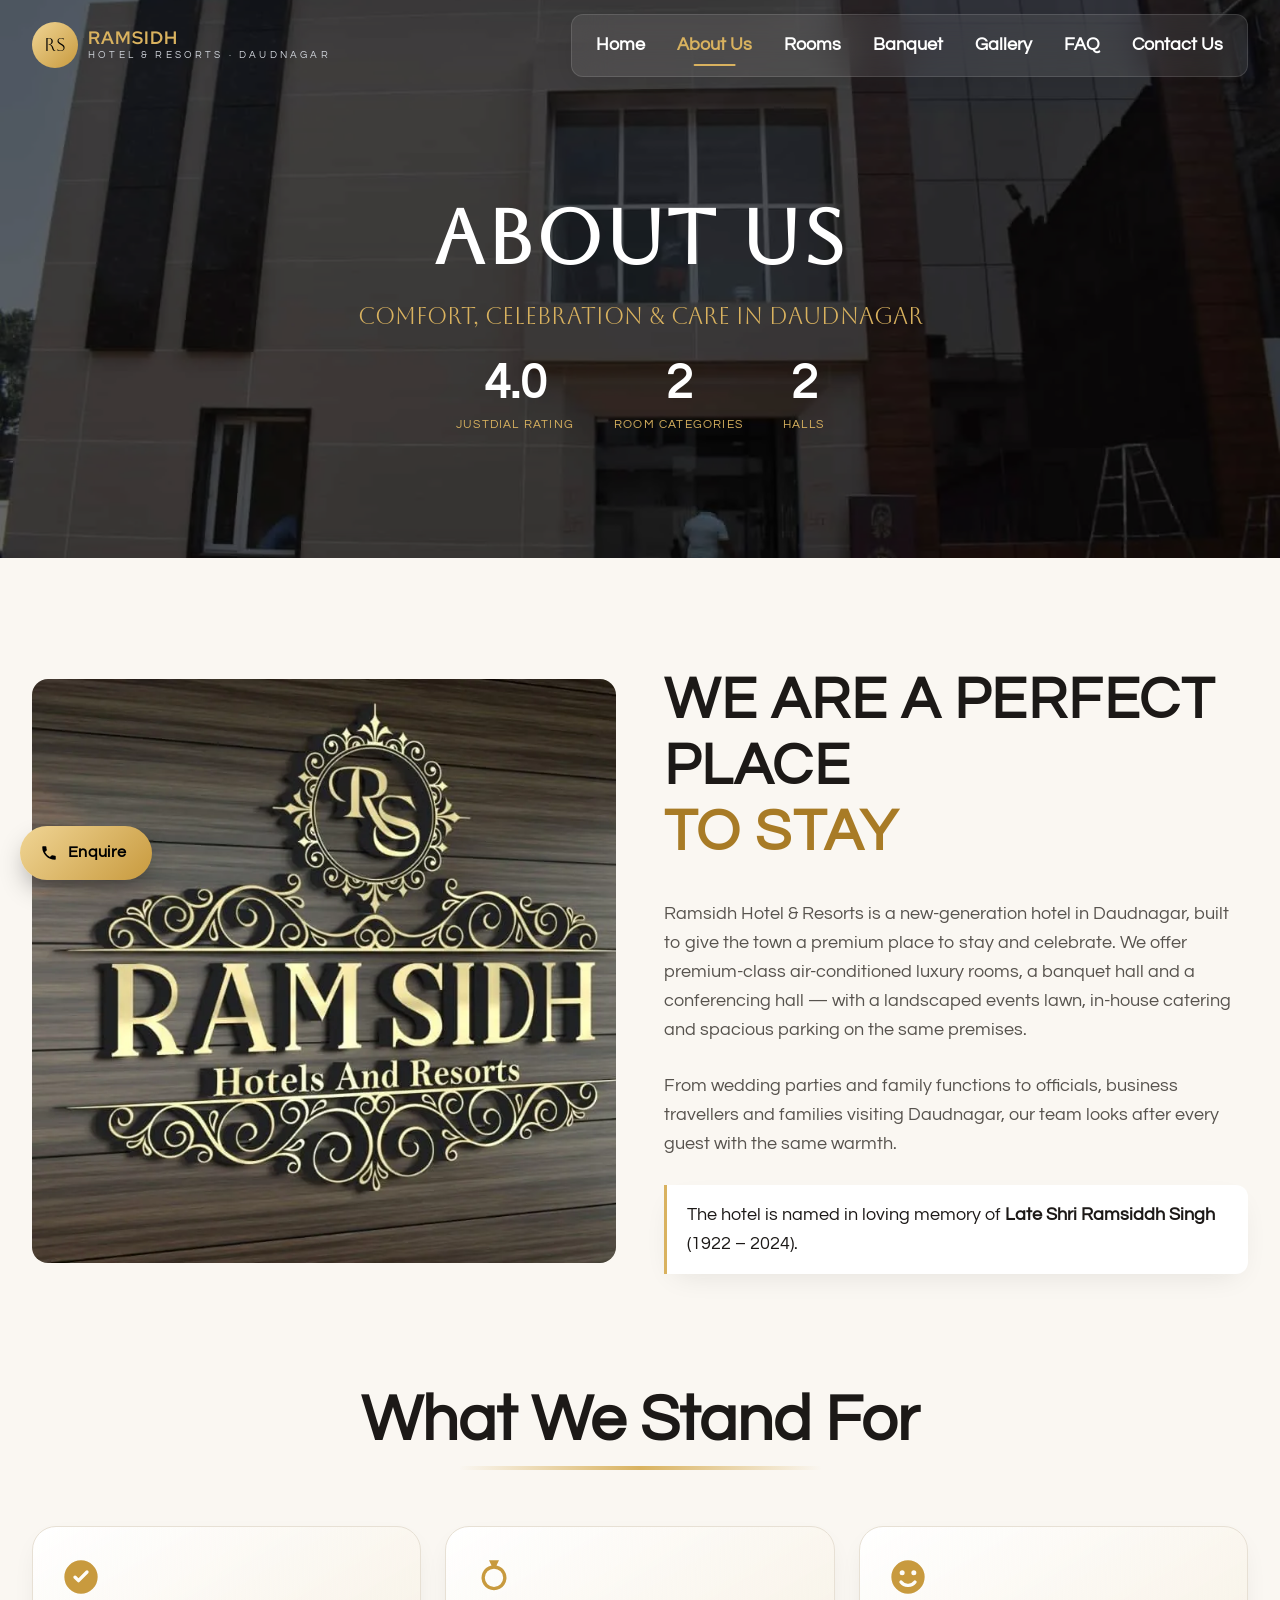
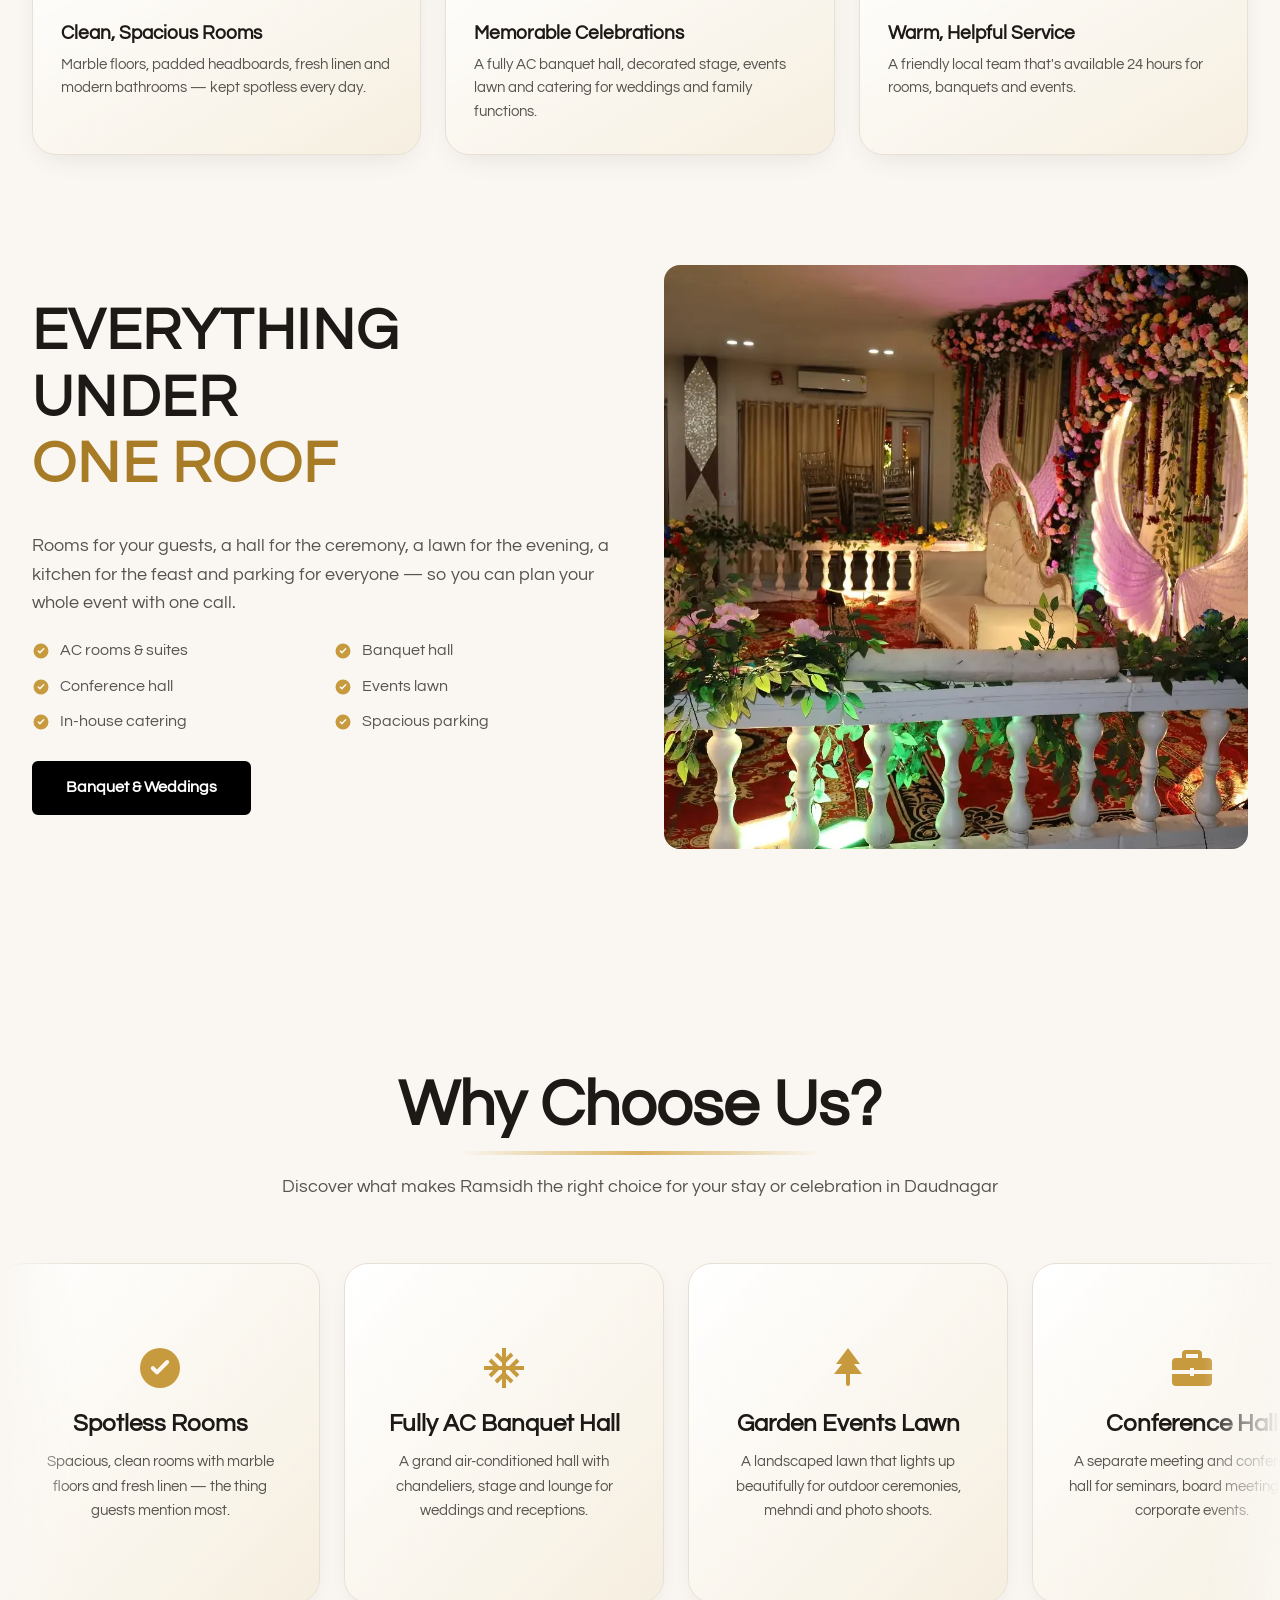
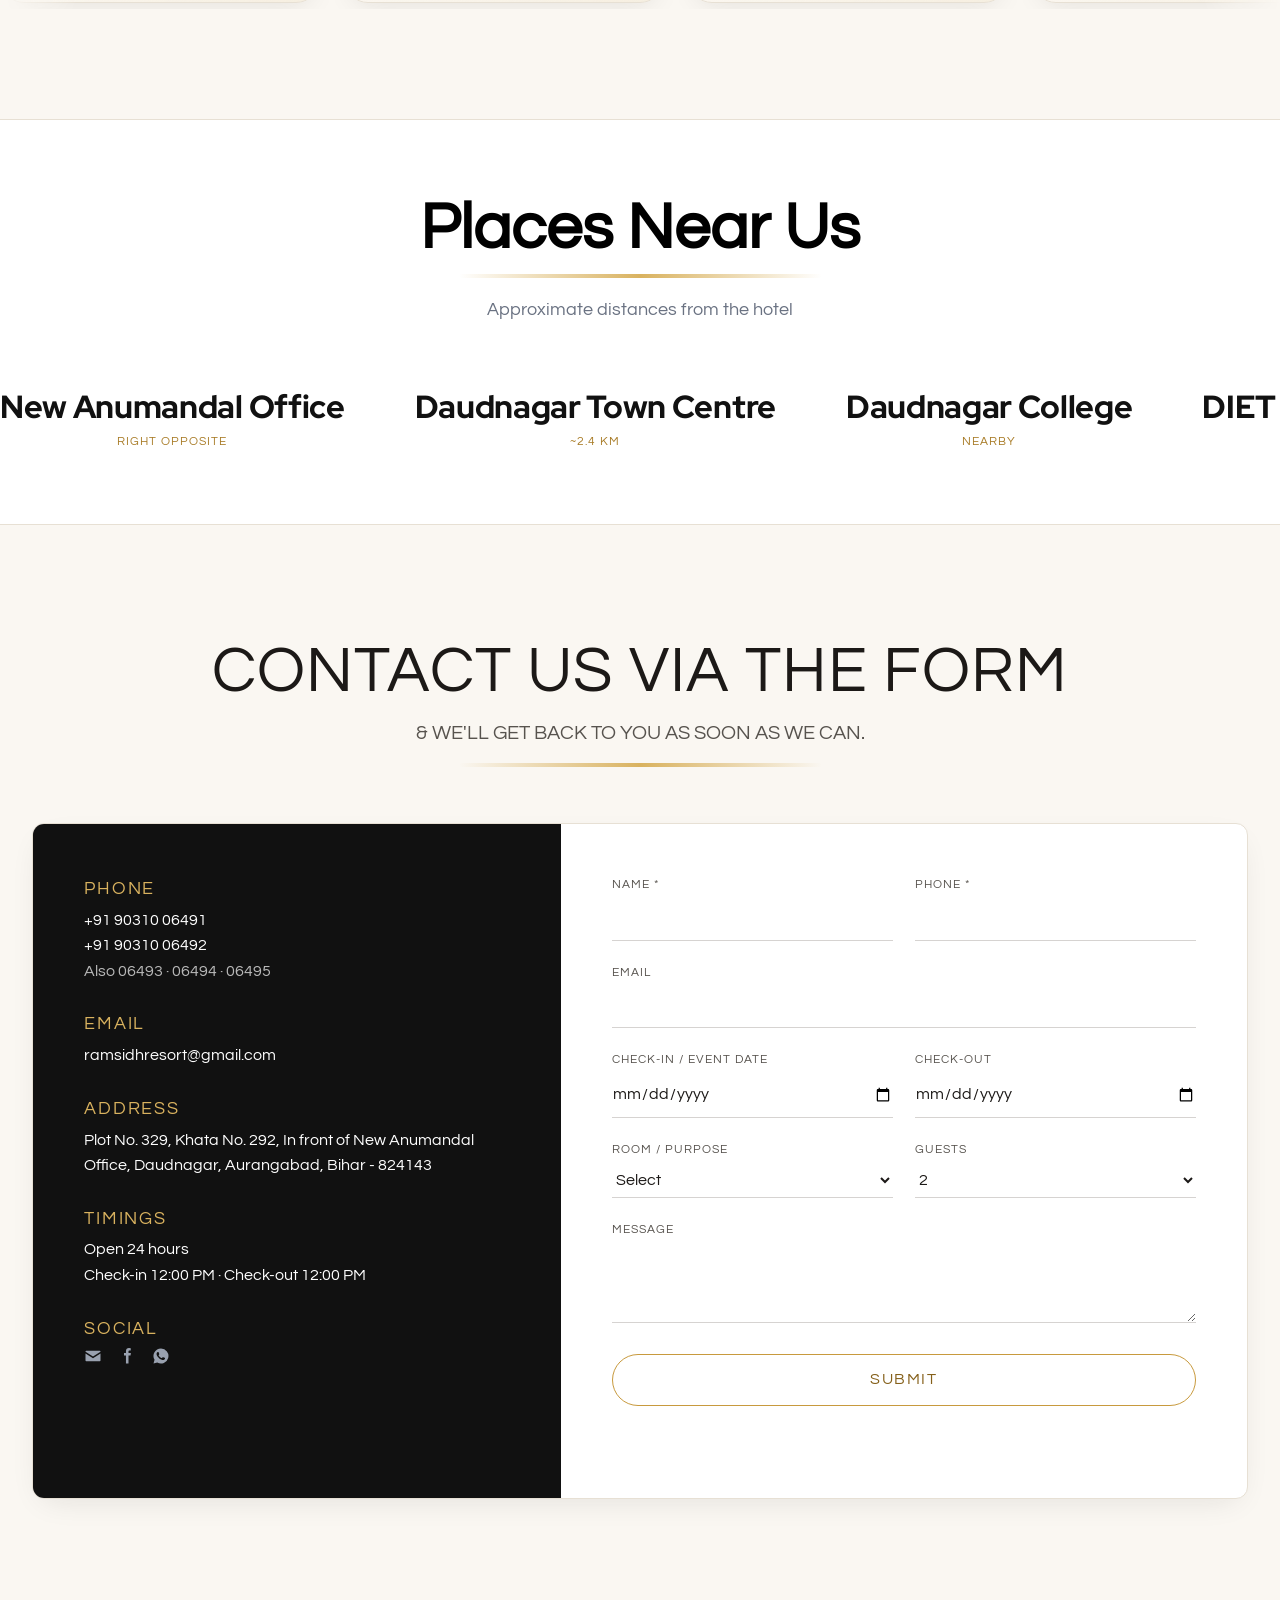
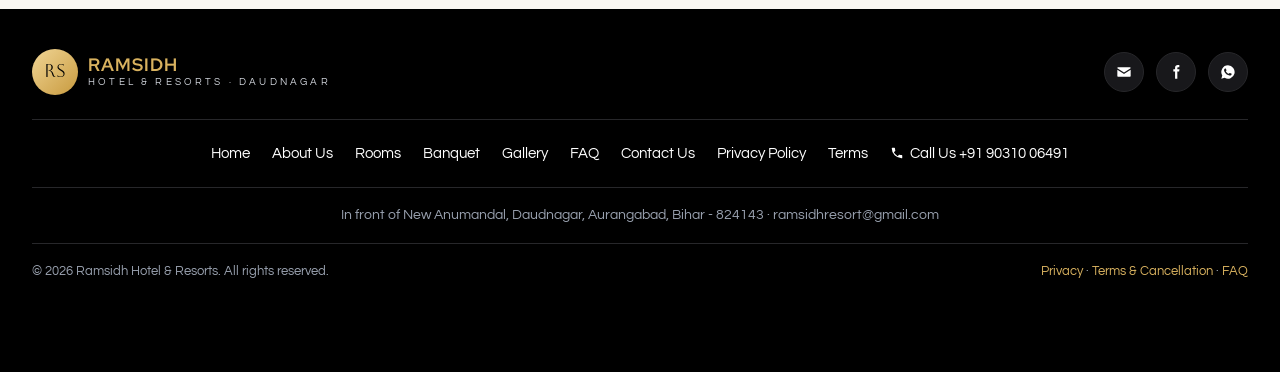
<file: about.html>
<!doctype html>
<html lang="en">
<head>
<meta charset="utf-8">
<meta name="viewport" content="width=device-width, initial-scale=1">
<title>About Us | Ramsidh Hotel & Resorts, Daudnagar</title>
<meta name="description" content="About Ramsidh Hotel & Resorts — a modern hotel and banquet venue in front of New Anumandal, Daudnagar, Aurangabad, Bihar.">
<meta property="og:title" content="About Us | Ramsidh Hotel & Resorts, Daudnagar">
<meta property="og:description" content="About Ramsidh Hotel & Resorts — a modern hotel and banquet venue in front of New Anumandal, Daudnagar, Aurangabad, Bihar.">
<meta property="og:image" content="images/site/exterior/exterior-01.webp">
<meta name="theme-color" content="#000000">
<link rel="icon" href="data:image/svg+xml,%3Csvg xmlns='http://www.w3.org/2000/svg' viewBox='0 0 100 100'%3E%3Ccircle cx='50' cy='50' r='50' fill='%23d9b25f'/%3E%3Ctext x='50' y='64' font-size='40' text-anchor='middle' fill='%23000' font-family='serif'%3ERS%3C/text%3E%3C/svg%3E">
<link rel="preconnect" href="https://fonts.googleapis.com">
<link rel="preconnect" href="https://fonts.gstatic.com" crossorigin>
<link rel="stylesheet" href="css/style.css?v=6">
</head>
<body class="is-loading" data-wa="919031006491">

<div class="loader" aria-hidden="true"><div class="loader__logo"><span class="logo-mark">RS</span><div class="loader__spin"></div></div></div>

<nav class="navbar" aria-label="Main">
  <div class="navbar__inner">
    <a href="index.html" class="logo animate-logo-glow" aria-label="Ramsidh Hotel &amp; Resorts home"><span class="logo-mark">RS</span><span class="logo-text"><strong>RAMSIDH</strong><small>Hotel &amp; Resorts · Daudnagar</small></span></a>
    <div class="nav-pill glass-morphism"><a href="index.html">Home</a><a href="about.html" aria-current="page">About Us</a><a href="rooms.html">Rooms</a><a href="banquet.html">Banquet</a><a href="gallery.html">Gallery</a><a href="faq.html">FAQ</a><a href="contact.html">Contact Us</a></div>
    <button class="menu-btn glass-morphism" aria-label="Open menu" aria-expanded="false"><svg viewBox="0 0 24 24" fill="none" stroke-width="2"><path d="M4 7h16M4 12h16M4 17h16"/></svg></button>
  </div>
</nav>

<div class="mobile-menu" role="dialog" aria-label="Menu">
  <button class="mobile-menu__close" aria-label="Close menu"><svg viewBox="0 0 24 24" fill="none" stroke-width="2"><path d="M6 6l12 12M18 6 6 18"/></svg></button>
  <a class="mobile-nav-item" href="index.html">Home</a><a class="mobile-nav-item" href="about.html" aria-current="page">About Us</a><a class="mobile-nav-item" href="rooms.html">Rooms</a><a class="mobile-nav-item" href="banquet.html">Banquet</a><a class="mobile-nav-item" href="gallery.html">Gallery</a><a class="mobile-nav-item" href="faq.html">FAQ</a><a class="mobile-nav-item" href="contact.html">Contact Us</a>
  <a href="#" class="btn-gradient" data-open-modal>Book Your Stay <span class="arrow"><svg viewBox="0 0 24 24" fill="none" stroke="currentColor" stroke-width="2"><path d="M5 12h14M13 6l6 6-6 6"/></svg></span></a>
</div>

<main>
<section class="page-hero">
  <div class="page-hero__bg"><img src="images/site/exterior/exterior-01.webp" alt=""></div>
  <div class="page-hero__content animate__animated animate__slideInDown">
    <h1>About Us</h1>
    <p class="page-hero__sub">Comfort, celebration &amp; care in Daudnagar</p>
    <div class="hero__stats hero__stats--inline animate__animated animate__fadeIn" style="animation-delay:.6s"><div class="stat-big"><b>4.0</b><span>Justdial rating</span></div><div class="stat-big"><b>2</b><span>Room categories</span></div><div class="stat-big"><b>2</b><span>Halls</span></div></div>
  </div>
</section>

<section class="section">
  <div class="wrap media-split">
    <div class="media-split__img reveal"><img src="images/site/exterior/exterior-16.webp" alt="Ram Sidh Hotels and Resorts gold logo" loading="lazy"></div>
    <div class="reveal" style="--d:.15s">
      <h2 class="rotator-title">We Are A Perfect Place
        <span class="rotator" aria-live="off"><span class="is-active">To Stay</span><span>To Celebrate</span><span>To Meet</span><span>To Relax</span></span>
      </h2>
      <p>Ramsidh Hotel &amp; Resorts is a new-generation hotel in Daudnagar, built to give the town a premium place to stay and celebrate. We offer premium-class air-conditioned luxury rooms, a banquet hall and a conferencing hall — with a landscaped events lawn, in-house catering and spacious parking on the same premises.</p>
      <p>From wedding parties and family functions to officials, business travellers and families visiting Daudnagar, our team looks after every guest with the same warmth.</p>
      <div class="tribute"><p>The hotel is named in loving memory of <b>Late Shri Ramsiddh Singh</b> (1922 – 2024).</p></div>
    </div>
  </div>
</section>

<section class="section" style="padding-top:0">
  <div class="wrap">
    <div class="title  reveal"><h2>What We Stand For</h2><div class="uline"></div></div>
    <div class="cards cards--3" data-stagger=".1">
      <div class="card reveal"><svg viewBox="0 0 24 24" aria-hidden="true"><path d="M12 2a10 10 0 1 1 0 20 10 10 0 0 1 0-20zm4.3 6.3a1 1 0 0 0-1.4 0L10.5 12.7 9 11.3a1 1 0 0 0-1.4 1.4l2.2 2.2a1 1 0 0 0 1.4 0l5.1-5.2a1 1 0 0 0 0-1.4z"/></svg><h3>Clean, Spacious Rooms</h3><p>Marble floors, padded headboards, fresh linen and modern bathrooms — kept spotless every day.</p></div><div class="card reveal"><svg viewBox="0 0 24 24" aria-hidden="true"><path d="M9 2h6l-1.5 3.1A7.5 7.5 0 1 1 10.5 5.1zm3 5a5.5 5.5 0 1 0 0 11 5.5 5.5 0 0 0 0-11z"/></svg><h3>Memorable Celebrations</h3><p>A fully AC banquet hall, decorated stage, events lawn and catering for weddings and family functions.</p></div><div class="card reveal"><svg viewBox="0 0 24 24" aria-hidden="true"><path d="M12 2a10 10 0 1 1 0 20 10 10 0 0 1 0-20zM8.5 8a1.5 1.5 0 1 0 0 3 1.5 1.5 0 0 0 0-3zm7 0a1.5 1.5 0 1 0 0 3 1.5 1.5 0 0 0 0-3zM7.8 14a1 1 0 0 0-.8 1.6A6 6 0 0 0 12 18a6 6 0 0 0 5-2.4 1 1 0 0 0-1.6-1.2A4 4 0 0 1 12 16a4 4 0 0 1-3.4-1.6 1 1 0 0 0-.8-.4z"/></svg><h3>Warm, Helpful Service</h3><p>A friendly local team that's available 24 hours for rooms, banquets and events.</p></div>
    </div>
  </div>
</section>

<section class="section" style="padding-top:0">
  <div class="wrap media-split media-split--rev">
    <div class="media-split__img reveal"><img src="images/site/banquet/banquet-04.webp" alt="Banquet hall decorated for a wedding" loading="lazy"></div>
    <div class="reveal" style="--d:.15s">
      <h2 class="rotator-title">Everything Under<span class="rotator" aria-live="off"><span class="is-active">One Roof</span></span></h2>
      <p>Rooms for your guests, a hall for the ceremony, a lawn for the evening, a kitchen for the feast and parking for everyone — so you can plan your whole event with one call.</p>
      <ul class="check-list"><li><svg viewBox="0 0 24 24" aria-hidden="true"><path d="M12 2a10 10 0 1 1 0 20 10 10 0 0 1 0-20zm4.3 6.3a1 1 0 0 0-1.4 0L10.5 12.7 9 11.3a1 1 0 0 0-1.4 1.4l2.2 2.2a1 1 0 0 0 1.4 0l5.1-5.2a1 1 0 0 0 0-1.4z"/></svg>AC rooms &amp; suites</li><li><svg viewBox="0 0 24 24" aria-hidden="true"><path d="M12 2a10 10 0 1 1 0 20 10 10 0 0 1 0-20zm4.3 6.3a1 1 0 0 0-1.4 0L10.5 12.7 9 11.3a1 1 0 0 0-1.4 1.4l2.2 2.2a1 1 0 0 0 1.4 0l5.1-5.2a1 1 0 0 0 0-1.4z"/></svg>Banquet hall</li><li><svg viewBox="0 0 24 24" aria-hidden="true"><path d="M12 2a10 10 0 1 1 0 20 10 10 0 0 1 0-20zm4.3 6.3a1 1 0 0 0-1.4 0L10.5 12.7 9 11.3a1 1 0 0 0-1.4 1.4l2.2 2.2a1 1 0 0 0 1.4 0l5.1-5.2a1 1 0 0 0 0-1.4z"/></svg>Conference hall</li><li><svg viewBox="0 0 24 24" aria-hidden="true"><path d="M12 2a10 10 0 1 1 0 20 10 10 0 0 1 0-20zm4.3 6.3a1 1 0 0 0-1.4 0L10.5 12.7 9 11.3a1 1 0 0 0-1.4 1.4l2.2 2.2a1 1 0 0 0 1.4 0l5.1-5.2a1 1 0 0 0 0-1.4z"/></svg>Events lawn</li><li><svg viewBox="0 0 24 24" aria-hidden="true"><path d="M12 2a10 10 0 1 1 0 20 10 10 0 0 1 0-20zm4.3 6.3a1 1 0 0 0-1.4 0L10.5 12.7 9 11.3a1 1 0 0 0-1.4 1.4l2.2 2.2a1 1 0 0 0 1.4 0l5.1-5.2a1 1 0 0 0 0-1.4z"/></svg>In-house catering</li><li><svg viewBox="0 0 24 24" aria-hidden="true"><path d="M12 2a10 10 0 1 1 0 20 10 10 0 0 1 0-20zm4.3 6.3a1 1 0 0 0-1.4 0L10.5 12.7 9 11.3a1 1 0 0 0-1.4 1.4l2.2 2.2a1 1 0 0 0 1.4 0l5.1-5.2a1 1 0 0 0 0-1.4z"/></svg>Spacious parking</li></ul>
      <div style="margin-top:26px"><a href="banquet.html" class="btn-black">Banquet &amp; Weddings</a></div>
    </div>
  </div>
</section>

<section class="section">
  <div class="title  reveal"><h2>Why Choose Us?</h2><div class="uline"></div><p>Discover what makes Ramsidh the right choice for your stay or celebration in Daudnagar</p></div>
  <div class="card-marquee reveal">
    <div class="card-marquee__track">
      <div class="why-card"><svg viewBox="0 0 24 24" aria-hidden="true"><path d="M12 2a10 10 0 1 1 0 20 10 10 0 0 1 0-20zm4.3 6.3a1 1 0 0 0-1.4 0L10.5 12.7 9 11.3a1 1 0 0 0-1.4 1.4l2.2 2.2a1 1 0 0 0 1.4 0l5.1-5.2a1 1 0 0 0 0-1.4z"/></svg><h3>Spotless Rooms</h3><p>Spacious, clean rooms with marble floors and fresh linen — the thing guests mention most.</p></div><div class="why-card"><svg viewBox="0 0 24 24" aria-hidden="true"><path d="M11 2h2v4.6l2.3-2.3 1.4 1.4L13 9.4V11h1.6l3.7-3.7 1.4 1.4L17.4 11H22v2h-4.6l2.3 2.3-1.4 1.4-3.7-3.7H13v1.6l3.7 3.7-1.4 1.4L13 17.4V22h-2v-4.6l-2.3 2.3-1.4-1.4 3.7-3.7V13H9.4l-3.7 3.7-1.4-1.4L6.6 13H2v-2h4.6L4.3 8.7l1.4-1.4L9.4 11H11V9.4L7.3 5.7l1.4-1.4L11 6.6z"/></svg><h3>Fully AC Banquet Hall</h3><p>A grand air-conditioned hall with chandeliers, stage and lounge for weddings and receptions.</p></div><div class="why-card"><svg viewBox="0 0 24 24" aria-hidden="true"><path d="M12 2l6 8h-3l4 5h-6v5a1 1 0 0 1-2 0v-5H5l4-5H6z"/></svg><h3>Garden Events Lawn</h3><p>A landscaped lawn that lights up beautifully for outdoor ceremonies, mehndi and photo shoots.</p></div><div class="why-card"><svg viewBox="0 0 24 24" aria-hidden="true"><path d="M9 3h6a2 2 0 0 1 2 2v2h3a2 2 0 0 1 2 2v4h-9v-1h-2v1H2V9a2 2 0 0 1 2-2h3V5a2 2 0 0 1 2-2zm0 2v2h6V5zM2 15h9v1h2v-1h9v4a2 2 0 0 1-2 2H4a2 2 0 0 1-2-2z"/></svg><h3>Conference Hall</h3><p>A separate meeting and conference hall for seminars, board meetings and corporate events.</p></div><div class="why-card"><svg viewBox="0 0 24 24" aria-hidden="true"><path d="M5 11l1.5-4.5A2 2 0 0 1 8.4 5h7.2a2 2 0 0 1 1.9 1.5L19 11a2 2 0 0 1 2 2v5a1 1 0 0 1-1 1h-1v1a1 1 0 0 1-2 0v-1H7v1a1 1 0 0 1-2 0v-1H4a1 1 0 0 1-1-1v-5a2 2 0 0 1 2-2zm2.1 0h9.8l-1.2-3.6a.5.5 0 0 0-.5-.4H8.8a.5.5 0 0 0-.5.4zM7 16a1.5 1.5 0 1 0 0-3 1.5 1.5 0 0 0 0 3zm10 0a1.5 1.5 0 1 0 0-3 1.5 1.5 0 0 0 0 3z"/></svg><h3>Spacious Parking</h3><p>Large, safe parking for guests' cars and event traffic, right on the premises.</p></div><div class="why-card"><svg viewBox="0 0 24 24" aria-hidden="true"><path d="M7 2a1 1 0 0 1 1 1v6a2 2 0 0 0 1-1.7V3a1 1 0 0 1 2 0v4.3A4 4 0 0 1 8 11.2V21a1 1 0 0 1-2 0v-9.8A4 4 0 0 1 3 7.3V3a1 1 0 0 1 2 0v4.3A2 2 0 0 0 6 9V3a1 1 0 0 1 1-1zm10 0c2.2 0 4 2.5 4 7v3h-3v9a1 1 0 0 1-2 0V3a1 1 0 0 1 1-1z"/></svg><h3>In-house Catering</h3><p>Our kitchen team and catering staff look after buffets and event menus.</p></div><div class="why-card"><svg viewBox="0 0 24 24" aria-hidden="true"><path d="M12 2l8 3v6c0 5-3.4 9.4-8 11-4.6-1.6-8-6-8-11V5zm3.3 7.3a1 1 0 0 0-1.4 0L11 12.2l-1.3-1.3a1 1 0 0 0-1.4 1.4l2 2a1 1 0 0 0 1.4 0l3.6-3.6a1 1 0 0 0 0-1.4z"/></svg><h3>CCTV Security</h3><p>Round-the-clock CCTV surveillance across the property for peace of mind.</p></div><div class="why-card"><svg viewBox="0 0 24 24" aria-hidden="true"><path d="M12 18.5a2 2 0 1 1 0 4 2 2 0 0 1 0-4zM1.4 8.6a15 15 0 0 1 21.2 0 1.2 1.2 0 0 1-1.7 1.7 12.6 12.6 0 0 0-17.8 0 1.2 1.2 0 0 1-1.7-1.7zm3.6 3.5a10 10 0 0 1 14 0 1.2 1.2 0 1 1-1.7 1.7 7.6 7.6 0 0 0-10.6 0A1.2 1.2 0 1 1 5 12.1zm3.6 3.6a5 5 0 0 1 6.8 0 1.2 1.2 0 0 1-1.7 1.7 2.6 2.6 0 0 0-3.4 0 1.2 1.2 0 0 1-1.7-1.7z"/></svg><h3>Free Wi-Fi</h3><p>Complimentary Wi-Fi in rooms and public areas.</p></div><div class="why-card"><svg viewBox="0 0 24 24" aria-hidden="true"><path d="M12 2a10 10 0 1 1 0 20 10 10 0 0 1 0-20zm1 5a1 1 0 0 0-2 0v5.4l3.3 3.3a1 1 0 0 0 1.4-1.4L13 11.6z"/></svg><h3>Open 24 Hours</h3><p>Rooms, banquet and event bookings — our front desk is available day and night.</p></div><div class="why-card"><svg viewBox="0 0 24 24" aria-hidden="true"><path d="M12 2a7 7 0 0 1 7 7c0 5.3-7 13-7 13S5 14.3 5 9a7 7 0 0 1 7-7zm0 4.5a2.5 2.5 0 1 0 0 5 2.5 2.5 0 0 0 0-5z"/></svg><h3>Prime Location</h3><p>Right in front of the New Anumandal (Sub-Divisional) Office in Daudnagar.</p></div><div class="why-card"><svg viewBox="0 0 24 24" aria-hidden="true"><path d="M12 2a10 10 0 1 1 0 20 10 10 0 0 1 0-20zm4.3 6.3a1 1 0 0 0-1.4 0L10.5 12.7 9 11.3a1 1 0 0 0-1.4 1.4l2.2 2.2a1 1 0 0 0 1.4 0l5.1-5.2a1 1 0 0 0 0-1.4z"/></svg><h3>Spotless Rooms</h3><p>Spacious, clean rooms with marble floors and fresh linen — the thing guests mention most.</p></div><div class="why-card"><svg viewBox="0 0 24 24" aria-hidden="true"><path d="M11 2h2v4.6l2.3-2.3 1.4 1.4L13 9.4V11h1.6l3.7-3.7 1.4 1.4L17.4 11H22v2h-4.6l2.3 2.3-1.4 1.4-3.7-3.7H13v1.6l3.7 3.7-1.4 1.4L13 17.4V22h-2v-4.6l-2.3 2.3-1.4-1.4 3.7-3.7V13H9.4l-3.7 3.7-1.4-1.4L6.6 13H2v-2h4.6L4.3 8.7l1.4-1.4L9.4 11H11V9.4L7.3 5.7l1.4-1.4L11 6.6z"/></svg><h3>Fully AC Banquet Hall</h3><p>A grand air-conditioned hall with chandeliers, stage and lounge for weddings and receptions.</p></div><div class="why-card"><svg viewBox="0 0 24 24" aria-hidden="true"><path d="M12 2l6 8h-3l4 5h-6v5a1 1 0 0 1-2 0v-5H5l4-5H6z"/></svg><h3>Garden Events Lawn</h3><p>A landscaped lawn that lights up beautifully for outdoor ceremonies, mehndi and photo shoots.</p></div><div class="why-card"><svg viewBox="0 0 24 24" aria-hidden="true"><path d="M9 3h6a2 2 0 0 1 2 2v2h3a2 2 0 0 1 2 2v4h-9v-1h-2v1H2V9a2 2 0 0 1 2-2h3V5a2 2 0 0 1 2-2zm0 2v2h6V5zM2 15h9v1h2v-1h9v4a2 2 0 0 1-2 2H4a2 2 0 0 1-2-2z"/></svg><h3>Conference Hall</h3><p>A separate meeting and conference hall for seminars, board meetings and corporate events.</p></div><div class="why-card"><svg viewBox="0 0 24 24" aria-hidden="true"><path d="M5 11l1.5-4.5A2 2 0 0 1 8.4 5h7.2a2 2 0 0 1 1.9 1.5L19 11a2 2 0 0 1 2 2v5a1 1 0 0 1-1 1h-1v1a1 1 0 0 1-2 0v-1H7v1a1 1 0 0 1-2 0v-1H4a1 1 0 0 1-1-1v-5a2 2 0 0 1 2-2zm2.1 0h9.8l-1.2-3.6a.5.5 0 0 0-.5-.4H8.8a.5.5 0 0 0-.5.4zM7 16a1.5 1.5 0 1 0 0-3 1.5 1.5 0 0 0 0 3zm10 0a1.5 1.5 0 1 0 0-3 1.5 1.5 0 0 0 0 3z"/></svg><h3>Spacious Parking</h3><p>Large, safe parking for guests' cars and event traffic, right on the premises.</p></div><div class="why-card"><svg viewBox="0 0 24 24" aria-hidden="true"><path d="M7 2a1 1 0 0 1 1 1v6a2 2 0 0 0 1-1.7V3a1 1 0 0 1 2 0v4.3A4 4 0 0 1 8 11.2V21a1 1 0 0 1-2 0v-9.8A4 4 0 0 1 3 7.3V3a1 1 0 0 1 2 0v4.3A2 2 0 0 0 6 9V3a1 1 0 0 1 1-1zm10 0c2.2 0 4 2.5 4 7v3h-3v9a1 1 0 0 1-2 0V3a1 1 0 0 1 1-1z"/></svg><h3>In-house Catering</h3><p>Our kitchen team and catering staff look after buffets and event menus.</p></div><div class="why-card"><svg viewBox="0 0 24 24" aria-hidden="true"><path d="M12 2l8 3v6c0 5-3.4 9.4-8 11-4.6-1.6-8-6-8-11V5zm3.3 7.3a1 1 0 0 0-1.4 0L11 12.2l-1.3-1.3a1 1 0 0 0-1.4 1.4l2 2a1 1 0 0 0 1.4 0l3.6-3.6a1 1 0 0 0 0-1.4z"/></svg><h3>CCTV Security</h3><p>Round-the-clock CCTV surveillance across the property for peace of mind.</p></div><div class="why-card"><svg viewBox="0 0 24 24" aria-hidden="true"><path d="M12 18.5a2 2 0 1 1 0 4 2 2 0 0 1 0-4zM1.4 8.6a15 15 0 0 1 21.2 0 1.2 1.2 0 0 1-1.7 1.7 12.6 12.6 0 0 0-17.8 0 1.2 1.2 0 0 1-1.7-1.7zm3.6 3.5a10 10 0 0 1 14 0 1.2 1.2 0 1 1-1.7 1.7 7.6 7.6 0 0 0-10.6 0A1.2 1.2 0 1 1 5 12.1zm3.6 3.6a5 5 0 0 1 6.8 0 1.2 1.2 0 0 1-1.7 1.7 2.6 2.6 0 0 0-3.4 0 1.2 1.2 0 0 1-1.7-1.7z"/></svg><h3>Free Wi-Fi</h3><p>Complimentary Wi-Fi in rooms and public areas.</p></div><div class="why-card"><svg viewBox="0 0 24 24" aria-hidden="true"><path d="M12 2a10 10 0 1 1 0 20 10 10 0 0 1 0-20zm1 5a1 1 0 0 0-2 0v5.4l3.3 3.3a1 1 0 0 0 1.4-1.4L13 11.6z"/></svg><h3>Open 24 Hours</h3><p>Rooms, banquet and event bookings — our front desk is available day and night.</p></div><div class="why-card"><svg viewBox="0 0 24 24" aria-hidden="true"><path d="M12 2a7 7 0 0 1 7 7c0 5.3-7 13-7 13S5 14.3 5 9a7 7 0 0 1 7-7zm0 4.5a2.5 2.5 0 1 0 0 5 2.5 2.5 0 0 0 0-5z"/></svg><h3>Prime Location</h3><p>Right in front of the New Anumandal (Sub-Divisional) Office in Daudnagar.</p></div>
    </div>
  </div>
</section>

<section class="section--tight band-light">
  <div class="title  reveal"><h2>Places Near Us</h2><div class="uline"></div><p>Approximate distances from the hotel</p></div>
  <div class="text-marquee"><div class="text-marquee__track">
    <div class="text-marquee__item"><b>New Anumandal Office</b><span>Right opposite</span></div><div class="text-marquee__item"><b>Daudnagar Town Centre</b><span>~2.4 km</span></div><div class="text-marquee__item"><b>Daudnagar College</b><span>Nearby</span></div><div class="text-marquee__item"><b>DIET Tarar, Daudnagar</b><span>Nearby</span></div><div class="text-marquee__item"><b>Anugrah Narayan Road Stn</b><span>23.9 km</span></div><div class="text-marquee__item"><b>Son Nagar Junction</b><span>29.5 km</span></div><div class="text-marquee__item"><b>New Anumandal Office</b><span>Right opposite</span></div><div class="text-marquee__item"><b>Daudnagar Town Centre</b><span>~2.4 km</span></div><div class="text-marquee__item"><b>Daudnagar College</b><span>Nearby</span></div><div class="text-marquee__item"><b>DIET Tarar, Daudnagar</b><span>Nearby</span></div><div class="text-marquee__item"><b>Anugrah Narayan Road Stn</b><span>23.9 km</span></div><div class="text-marquee__item"><b>Son Nagar Junction</b><span>29.5 km</span></div><div class="text-marquee__item"><b>New Anumandal Office</b><span>Right opposite</span></div><div class="text-marquee__item"><b>Daudnagar Town Centre</b><span>~2.4 km</span></div><div class="text-marquee__item"><b>Daudnagar College</b><span>Nearby</span></div><div class="text-marquee__item"><b>DIET Tarar, Daudnagar</b><span>Nearby</span></div><div class="text-marquee__item"><b>Anugrah Narayan Road Stn</b><span>23.9 km</span></div><div class="text-marquee__item"><b>Son Nagar Junction</b><span>29.5 km</span></div>
  </div></div>
</section>

<section class="section" id="enquiry">
  <div class="wrap">
    <div class="title contact-title reveal">
      <h2>Contact Us Via The Form</h2>
      <p class="sub">&amp; We'll Get Back To You As Soon As We Can.</p>
      <div class="uline"></div>
    </div>
    <div class="contact-box reveal" style="--d:.1s">
      <div class="contact-box__info">
        <div><p class="lbl">Phone</p><a class="val" href="tel:+919031006491">+91 90310 06491</a><a class="val" href="tel:+919031006492">+91 90310 06492</a><p class="val" style="opacity:.7">Also 06493 · 06494 · 06495</p></div>
        <div><p class="lbl">Email</p><a class="val" href="mailto:ramsidhresort@gmail.com">ramsidhresort@gmail.com</a></div>
        <div><p class="lbl">Address</p><p class="val">Plot No. 329, Khata No. 292, In front of New Anumandal Office, Daudnagar, Aurangabad, Bihar - 824143</p></div>
        <div><p class="lbl">Timings</p><p class="val">Open 24 hours<br>Check-in 12:00 PM · Check-out 12:00 PM</p></div>
        <div><p class="lbl">Social</p><div class="socials-sm"><a href="mailto:ramsidhresort@gmail.com" aria-label="Email"><svg viewBox="0 0 24 24" aria-hidden="true"><path d="M3 5h18a1 1 0 0 1 1 1v.4l-10 6.3L2 6.4V6a1 1 0 0 1 1-1zm-1 3.8l9.5 6a1 1 0 0 0 1 0l9.5-6V18a1 1 0 0 1-1 1H3a1 1 0 0 1-1-1z"/></svg></a><a href="https://www.facebook.com/profile.php?id=100075554602396" target="_blank" rel="noopener" aria-label="Facebook"><svg viewBox="0 0 24 24" aria-hidden="true"><path d="M14 8V6c0-.8.3-1.3 1.5-1.3H17V1.5A22 22 0 0 0 14.6 1.4C12.2 1.4 10.6 2.9 10.6 5.5V8H8v3.4h2.6V22H14V11.4h2.7L17.2 8z"/></svg></a><a href="https://wa.me/919031006491" target="_blank" rel="noopener" aria-label="WhatsApp"><svg viewBox="0 0 24 24" aria-hidden="true"><path d="M12 2a10 10 0 0 0-8.6 15.1L2 22l5-1.3A10 10 0 1 0 12 2zm5.3 14c-.2.6-1.3 1.2-1.8 1.2-.5.1-1 .2-3.4-.7-2.9-1.1-4.7-4.1-4.9-4.3-.1-.2-1.1-1.5-1.1-2.9s.7-2 1-2.3c.2-.3.5-.3.7-.3h.5c.2 0 .4 0 .6.5l.8 2c.1.2.1.3 0 .5l-.4.6-.3.4c-.1.1-.3.3-.1.6.2.3.8 1.3 1.6 2 1.1 1 2 1.3 2.3 1.4.3.2.5.1.6 0l.9-1.1c.2-.3.4-.2.6-.1l1.9.9c.3.1.5.2.5.3.1.2.1.7-.1 1.3z"/></svg></a></div></div>
      </div>
      <form data-enquiry novalidate>
        <div class="uf-row">
          <div class="uf"><label for="c-name">Name *</label><input id="c-name" name="name" required autocomplete="name"></div>
          <div class="uf"><label for="c-phone">Phone *</label><input id="c-phone" name="phone" type="tel" required autocomplete="tel"></div>
        </div>
        <div class="uf"><label for="c-email">Email</label><input id="c-email" name="email" type="email" autocomplete="email"></div>
        <div class="uf-row">
          <div class="uf"><label for="c-in">Check-in / Event date</label><input id="c-in" name="checkin" type="date"></div>
          <div class="uf"><label for="c-out">Check-out</label><input id="c-out" name="checkout" type="date"></div>
        </div>
        <div class="uf-row">
          <div class="uf"><label for="c-room">Room / Purpose</label><select id="c-room" name="room"><option value="">Select</option><option>Premium Deluxe AC Room</option><option>Suite Room</option><option>Banquet / Wedding</option><option>Conference / Meeting</option><option>Birthday / Party</option></select></div>
          <div class="uf"><label for="c-guests">Guests</label><select id="c-guests" name="guests"><option>1</option><option selected>2</option><option>3</option><option>4</option><option>5-10</option><option>10-50</option><option>50-200</option><option>200+</option></select></div>
        </div>
        <div class="uf"><label for="c-msg">Message</label><textarea id="c-msg" name="message"></textarea></div>
        <button type="submit" class="btn-outline-amber">Submit</button>
        <p class="form-status" aria-live="polite"></p>
      </form>
    </div>
  </div>
</section>


</main>

<footer class="footer">
  <div class="wrap">
    <div class="footer__top">
      <a href="index.html" class="logo animate-logo-glow" aria-label="Ramsidh Hotel &amp; Resorts home"><span class="logo-mark">RS</span><span class="logo-text"><strong>RAMSIDH</strong><small>Hotel &amp; Resorts · Daudnagar</small></span></a>
      <div class="socials-round"><a href="mailto:ramsidhresort@gmail.com" aria-label="Email"><svg viewBox="0 0 24 24" aria-hidden="true"><path d="M3 5h18a1 1 0 0 1 1 1v.4l-10 6.3L2 6.4V6a1 1 0 0 1 1-1zm-1 3.8l9.5 6a1 1 0 0 0 1 0l9.5-6V18a1 1 0 0 1-1 1H3a1 1 0 0 1-1-1z"/></svg></a><a href="https://www.facebook.com/profile.php?id=100075554602396" target="_blank" rel="noopener" aria-label="Facebook"><svg viewBox="0 0 24 24" aria-hidden="true"><path d="M14 8V6c0-.8.3-1.3 1.5-1.3H17V1.5A22 22 0 0 0 14.6 1.4C12.2 1.4 10.6 2.9 10.6 5.5V8H8v3.4h2.6V22H14V11.4h2.7L17.2 8z"/></svg></a><a href="https://wa.me/919031006491" target="_blank" rel="noopener" aria-label="WhatsApp"><svg viewBox="0 0 24 24" aria-hidden="true"><path d="M12 2a10 10 0 0 0-8.6 15.1L2 22l5-1.3A10 10 0 1 0 12 2zm5.3 14c-.2.6-1.3 1.2-1.8 1.2-.5.1-1 .2-3.4-.7-2.9-1.1-4.7-4.1-4.9-4.3-.1-.2-1.1-1.5-1.1-2.9s.7-2 1-2.3c.2-.3.5-.3.7-.3h.5c.2 0 .4 0 .6.5l.8 2c.1.2.1.3 0 .5l-.4.6-.3.4c-.1.1-.3.3-.1.6.2.3.8 1.3 1.6 2 1.1 1 2 1.3 2.3 1.4.3.2.5.1.6 0l.9-1.1c.2-.3.4-.2.6-.1l1.9.9c.3.1.5.2.5.3.1.2.1.7-.1 1.3z"/></svg></a></div>
    </div>
    <nav class="footer__links" aria-label="Footer"><a href="index.html">Home</a><a href="about.html">About Us</a><a href="rooms.html">Rooms</a><a href="banquet.html">Banquet</a><a href="gallery.html">Gallery</a><a href="faq.html">FAQ</a><a href="contact.html">Contact Us</a><a href="privacy-policy.html">Privacy Policy</a><a href="terms.html">Terms</a><a class="call" href="tel:+919031006491"><svg viewBox="0 0 24 24" aria-hidden="true"><path d="M6.6 10.8a15.1 15.1 0 0 0 6.6 6.6l2.2-2.2a1 1 0 0 1 1-.2c1.1.4 2.3.6 3.6.6a1 1 0 0 1 1 1V20a1 1 0 0 1-1 1A17 17 0 0 1 3 4a1 1 0 0 1 1-1h3.5a1 1 0 0 1 1 1c0 1.3.2 2.5.6 3.6a1 1 0 0 1-.3 1z"/></svg>Call Us +91 90310 06491</a></nav>
    <p class="footer__addr">In front of New Anumandal, Daudnagar, Aurangabad, Bihar - 824143 · ramsidhresort@gmail.com</p>
    <div class="footer__bottom">
      <span>© <span data-year>2026</span> Ramsidh Hotel &amp; Resorts. All rights reserved.</span>
      <span><a href="privacy-policy.html">Privacy</a> · <a href="terms.html">Terms &amp; Cancellation</a> · <a href="faq.html">FAQ</a></span>
    </div>
  </div>
</footer>

<div class="enq">
  <div class="enq__panel" id="enq-panel" role="dialog" aria-label="Contact options">
    <button class="enq__close" aria-label="Close"><svg viewBox="0 0 24 24" fill="none" stroke-width="2"><path d="M6 6l12 12M18 6 6 18"/></svg></button>
    <h3>Need Help?</h3>
    <p>Choose how you'd like to reach us:</p>
    <a class="enq__opt" href="tel:+919031006491"><span class="enq__ic enq__ic--call"><svg viewBox="0 0 24 24" aria-hidden="true"><path d="M6.6 10.8a15.1 15.1 0 0 0 6.6 6.6l2.2-2.2a1 1 0 0 1 1-.2c1.1.4 2.3.6 3.6.6a1 1 0 0 1 1 1V20a1 1 0 0 1-1 1A17 17 0 0 1 3 4a1 1 0 0 1 1-1h3.5a1 1 0 0 1 1 1c0 1.3.2 2.5.6 3.6a1 1 0 0 1-.3 1z"/></svg></span><span><b>Call Us</b><small>+91 90310 06491</small></span></a>
    <a class="enq__opt" href="https://wa.me/919031006491?text=Hello%20Ramsidh%20Hotel%20%26%20Resorts%2C%20I%27d%20like%20to%20enquire%20about%20" target="_blank" rel="noopener"><span class="enq__ic enq__ic--wa"><svg viewBox="0 0 24 24" aria-hidden="true"><path d="M12 2a10 10 0 0 0-8.6 15.1L2 22l5-1.3A10 10 0 1 0 12 2zm5.3 14c-.2.6-1.3 1.2-1.8 1.2-.5.1-1 .2-3.4-.7-2.9-1.1-4.7-4.1-4.9-4.3-.1-.2-1.1-1.5-1.1-2.9s.7-2 1-2.3c.2-.3.5-.3.7-.3h.5c.2 0 .4 0 .6.5l.8 2c.1.2.1.3 0 .5l-.4.6-.3.4c-.1.1-.3.3-.1.6.2.3.8 1.3 1.6 2 1.1 1 2 1.3 2.3 1.4.3.2.5.1.6 0l.9-1.1c.2-.3.4-.2.6-.1l1.9.9c.3.1.5.2.5.3.1.2.1.7-.1 1.3z"/></svg></span><span><b>WhatsApp</b><small>Chat with us instantly</small></span></a>
    <a class="enq__opt" href="mailto:ramsidhresort@gmail.com"><span class="enq__ic enq__ic--mail"><svg viewBox="0 0 24 24" aria-hidden="true"><path d="M3 5h18a1 1 0 0 1 1 1v.4l-10 6.3L2 6.4V6a1 1 0 0 1 1-1zm-1 3.8l9.5 6a1 1 0 0 0 1 0l9.5-6V18a1 1 0 0 1-1 1H3a1 1 0 0 1-1-1z"/></svg></span><span><b>Email Us</b><small>ramsidhresort@gmail.com</small></span></a>
    <a class="enq__opt" href="#" data-open-modal><span class="enq__ic enq__ic--book"><svg viewBox="0 0 24 24" aria-hidden="true"><path d="M2 6a1 1 0 0 1 2 0v7h7V8a1 1 0 0 1 1-1h7a3 3 0 0 1 3 3v8a1 1 0 0 1-2 0v-2H4v2a1 1 0 0 1-2 0zm5 1a2.5 2.5 0 1 1 0 5 2.5 2.5 0 0 1 0-5z"/></svg></span><span><b>Booking Enquiry</b><small>Rooms, banquet &amp; events</small></span></a>
    <p class="enq__foot">We're here to help, 24 hours a day</p>
  </div>
  <button class="enq__btn" aria-expanded="false" aria-controls="enq-panel"><svg viewBox="0 0 24 24" aria-hidden="true"><path d="M6.6 10.8a15.1 15.1 0 0 0 6.6 6.6l2.2-2.2a1 1 0 0 1 1-.2c1.1.4 2.3.6 3.6.6a1 1 0 0 1 1 1V20a1 1 0 0 1-1 1A17 17 0 0 1 3 4a1 1 0 0 1 1-1h3.5a1 1 0 0 1 1 1c0 1.3.2 2.5.6 3.6a1 1 0 0 1-.3 1z"/></svg><span>Enquire</span></button>
</div>

<div class="modal" role="dialog" aria-modal="true" aria-labelledby="modal-title">
  <div class="modal__box">
    <button class="modal__close" aria-label="Close"><svg viewBox="0 0 24 24" fill="none" stroke-width="2"><path d="M6 6l12 12M18 6 6 18"/></svg></button>
    <h2 id="modal-title">GET IN TOUCH</h2>
    <div class="uline"></div>
    <p class="lead">Share your details for a quick booking enquiry</p>
    <form data-enquiry novalidate>
      <div class="ifield"><label for="m-name">Your Name</label><div class="box"><svg viewBox="0 0 24 24" aria-hidden="true"><path d="M12 12a5 5 0 1 0 0-10 5 5 0 0 0 0 10zm0 2c-5 0-9 2.5-9 6v2h18v-2c0-3.5-4-6-9-6z"/></svg><input id="m-name" name="name" placeholder="Enter your name" required autocomplete="name"></div></div>
      <div class="ifield"><label for="m-phone">Phone Number</label><div class="box"><svg viewBox="0 0 24 24" aria-hidden="true"><path d="M6.6 10.8a15.1 15.1 0 0 0 6.6 6.6l2.2-2.2a1 1 0 0 1 1-.2c1.1.4 2.3.6 3.6.6a1 1 0 0 1 1 1V20a1 1 0 0 1-1 1A17 17 0 0 1 3 4a1 1 0 0 1 1-1h3.5a1 1 0 0 1 1 1c0 1.3.2 2.5.6 3.6a1 1 0 0 1-.3 1z"/></svg><input id="m-phone" name="phone" type="tel" placeholder="Enter your phone number" required autocomplete="tel"></div></div>
      <div class="ifield-row">
        <div class="ifield"><label for="m-in">Check-in / Event date</label><div class="box"><input id="m-in" name="checkin" type="date" required></div></div>
        <div class="ifield"><label for="m-out">Check-out</label><div class="box"><input id="m-out" name="checkout" type="date"></div></div>
      </div>
      <div class="ifield"><label for="m-room">Room / Purpose</label><div class="box"><svg viewBox="0 0 24 24" aria-hidden="true"><path d="M2 6a1 1 0 0 1 2 0v7h7V8a1 1 0 0 1 1-1h7a3 3 0 0 1 3 3v8a1 1 0 0 1-2 0v-2H4v2a1 1 0 0 1-2 0zm5 1a2.5 2.5 0 1 1 0 5 2.5 2.5 0 0 1 0-5z"/></svg><select id="m-room" name="room"><option value="">Any room</option><option>Premium Deluxe AC Room</option><option>Suite Room</option><option>Banquet / Wedding</option><option>Conference / Meeting</option><option>Birthday / Party</option></select></div></div>
      <button type="submit" class="btn-submit">Send Enquiry</button>
      <p class="form-status" aria-live="polite" style="text-align:center;margin-top:10px"></p>
      <p class="note">Opens WhatsApp with your details — call us anytime on +91 90310 06491</p>
    </form>
  </div>
</div>
<script src="js/main.js?v=2"></script>
</body>
</html>
</file>
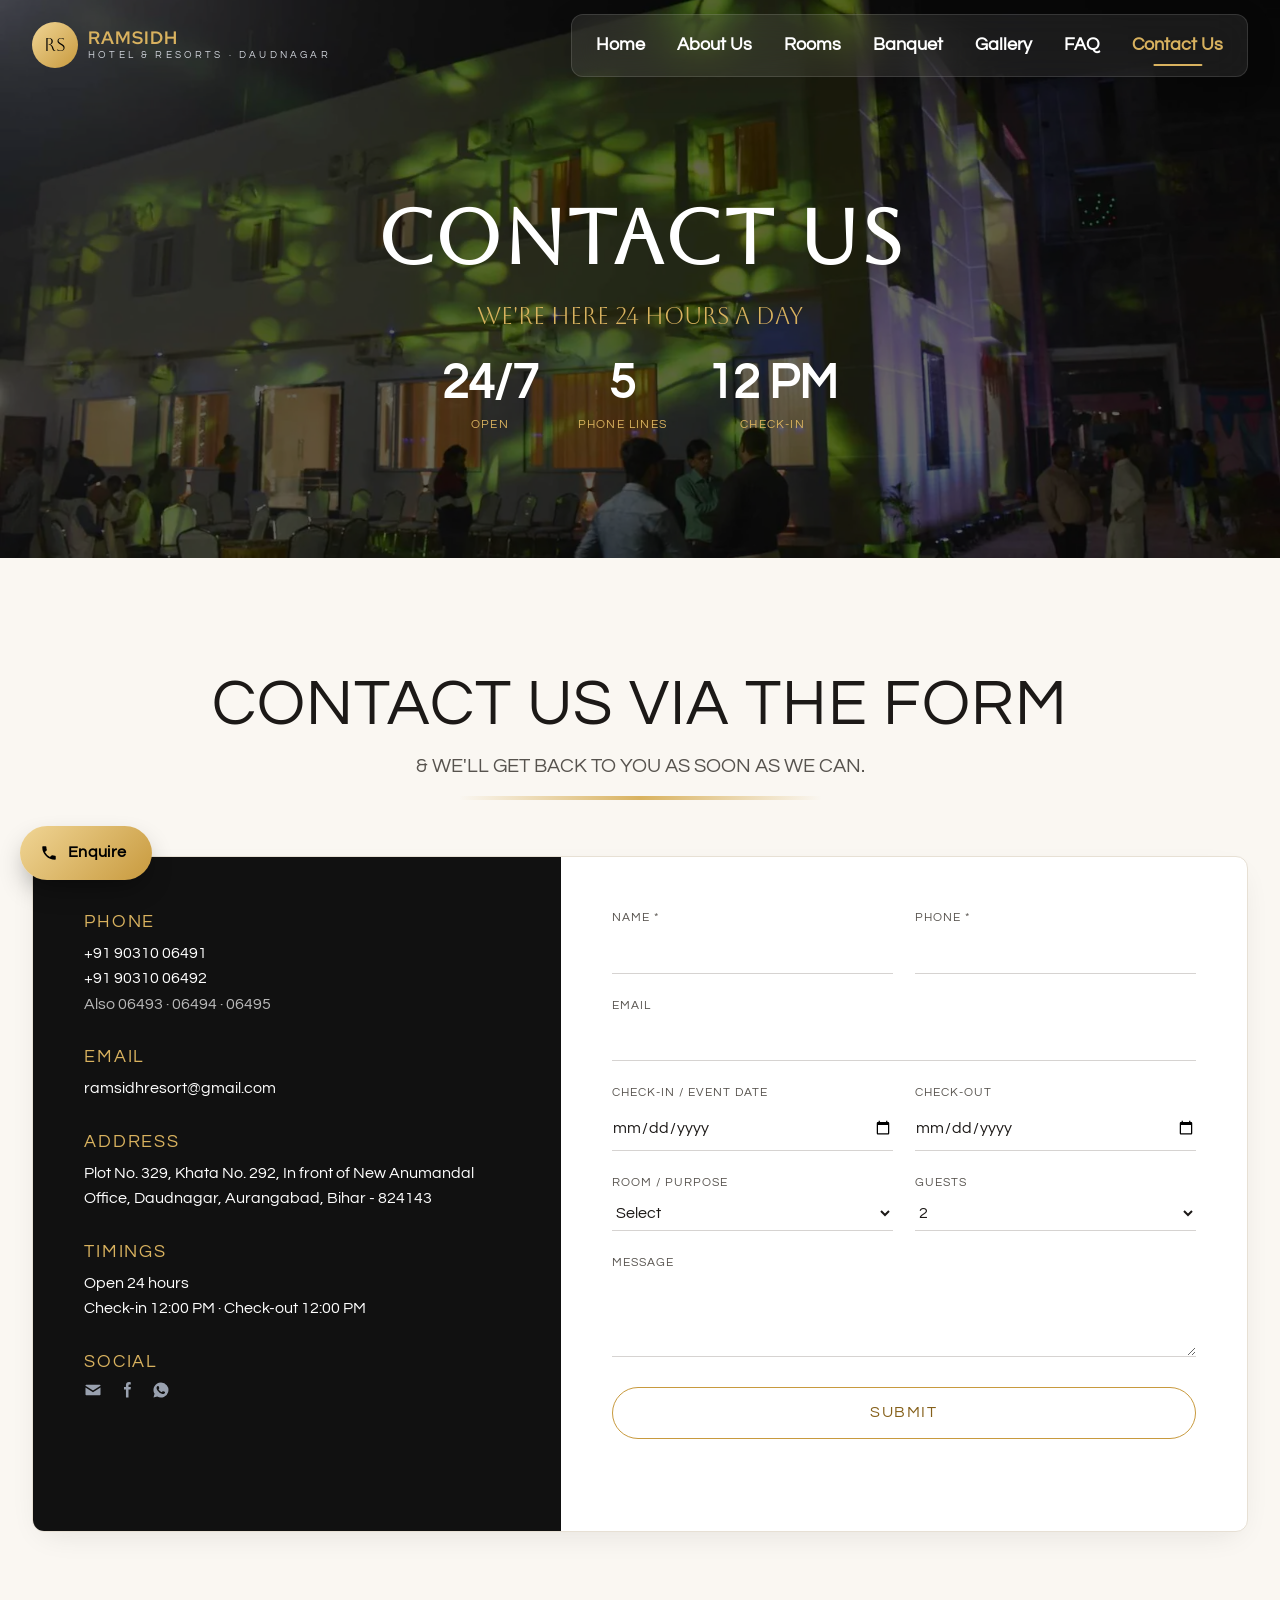
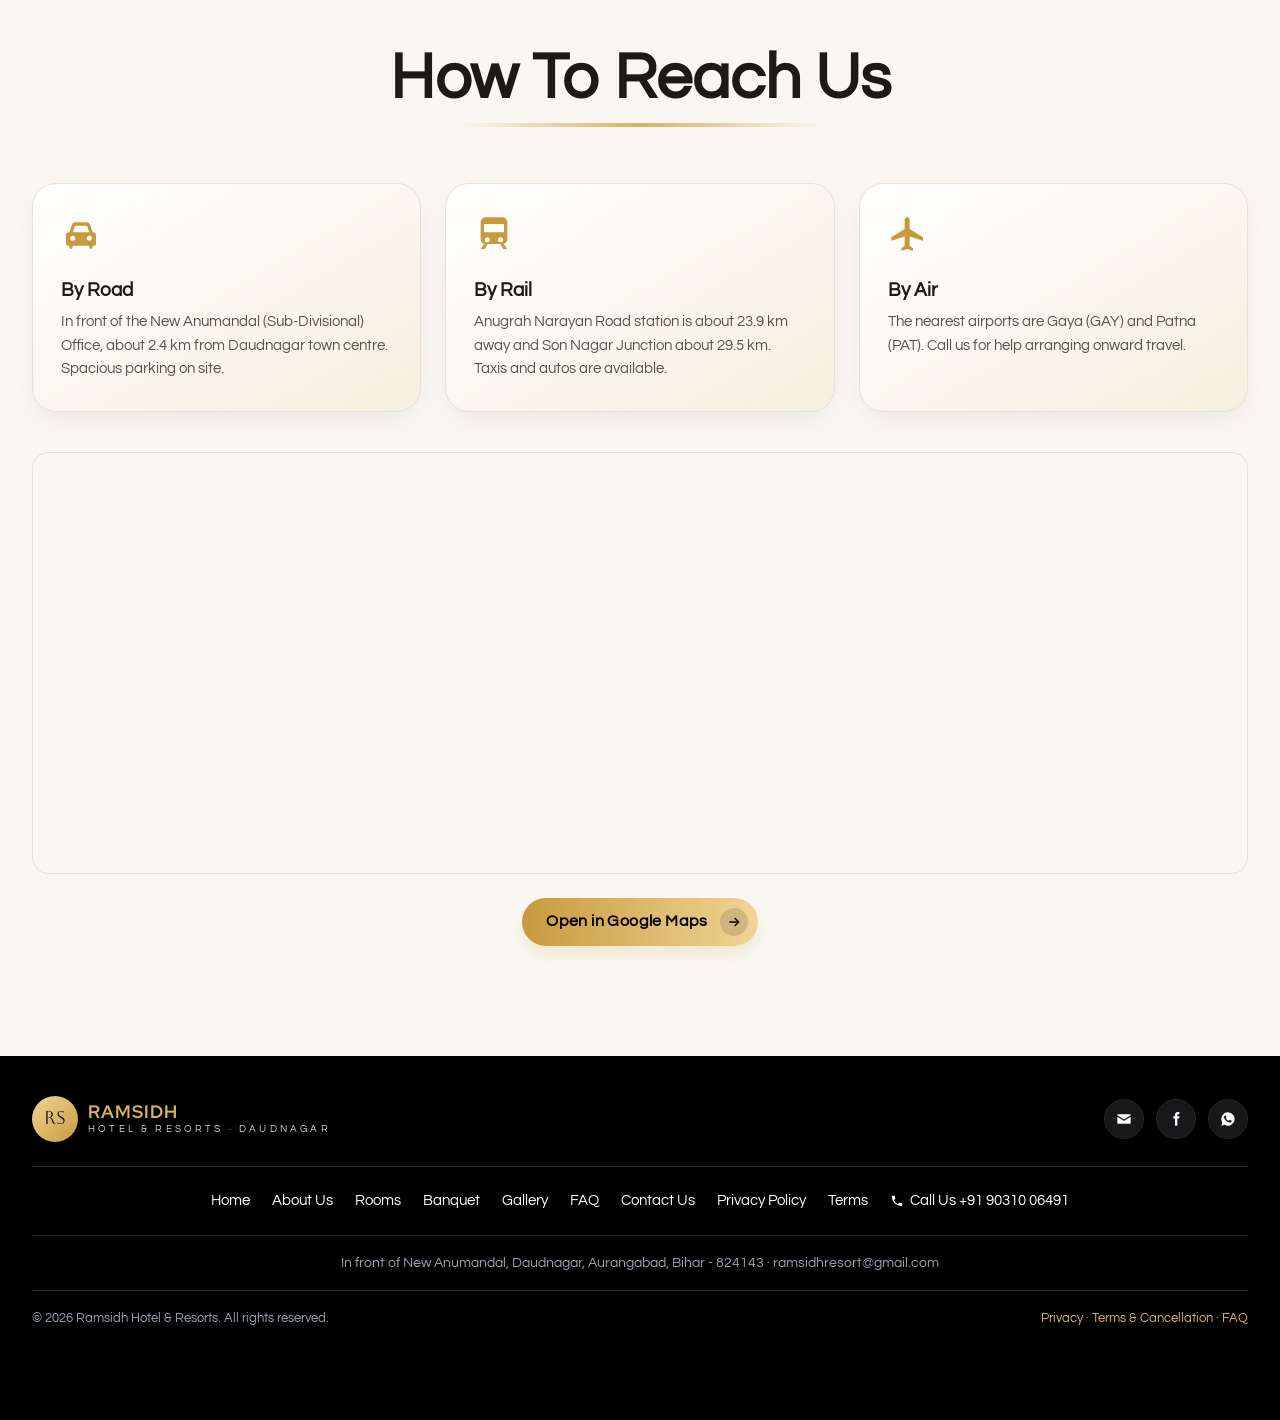
<file: contact.html>
<!doctype html>
<html lang="en">
<head>
<meta charset="utf-8">
<meta name="viewport" content="width=device-width, initial-scale=1">
<title>Contact Us | Ramsidh Hotel & Resorts, Daudnagar</title>
<meta name="description" content="Contact Ramsidh Hotel & Resorts, Daudnagar — phone +91 90310 06491, email ramsidhresort@gmail.com, in front of New Anumandal, Daudnagar, Aurangabad, Bihar 824143.">
<meta property="og:title" content="Contact Us | Ramsidh Hotel & Resorts, Daudnagar">
<meta property="og:description" content="Contact Ramsidh Hotel & Resorts, Daudnagar — phone +91 90310 06491, email ramsidhresort@gmail.com, in front of New Anumandal, Daudnagar, Aurangabad, Bihar 824143.">
<meta property="og:image" content="images/site/exterior/exterior-08.webp">
<meta name="theme-color" content="#000000">
<link rel="icon" href="data:image/svg+xml,%3Csvg xmlns='http://www.w3.org/2000/svg' viewBox='0 0 100 100'%3E%3Ccircle cx='50' cy='50' r='50' fill='%23d9b25f'/%3E%3Ctext x='50' y='64' font-size='40' text-anchor='middle' fill='%23000' font-family='serif'%3ERS%3C/text%3E%3C/svg%3E">
<link rel="preconnect" href="https://fonts.googleapis.com">
<link rel="preconnect" href="https://fonts.gstatic.com" crossorigin>
<link rel="stylesheet" href="css/style.css?v=6">
</head>
<body class="is-loading" data-wa="919031006491">

<div class="loader" aria-hidden="true"><div class="loader__logo"><span class="logo-mark">RS</span><div class="loader__spin"></div></div></div>

<nav class="navbar" aria-label="Main">
  <div class="navbar__inner">
    <a href="index.html" class="logo animate-logo-glow" aria-label="Ramsidh Hotel &amp; Resorts home"><span class="logo-mark">RS</span><span class="logo-text"><strong>RAMSIDH</strong><small>Hotel &amp; Resorts · Daudnagar</small></span></a>
    <div class="nav-pill glass-morphism"><a href="index.html">Home</a><a href="about.html">About Us</a><a href="rooms.html">Rooms</a><a href="banquet.html">Banquet</a><a href="gallery.html">Gallery</a><a href="faq.html">FAQ</a><a href="contact.html" aria-current="page">Contact Us</a></div>
    <button class="menu-btn glass-morphism" aria-label="Open menu" aria-expanded="false"><svg viewBox="0 0 24 24" fill="none" stroke-width="2"><path d="M4 7h16M4 12h16M4 17h16"/></svg></button>
  </div>
</nav>

<div class="mobile-menu" role="dialog" aria-label="Menu">
  <button class="mobile-menu__close" aria-label="Close menu"><svg viewBox="0 0 24 24" fill="none" stroke-width="2"><path d="M6 6l12 12M18 6 6 18"/></svg></button>
  <a class="mobile-nav-item" href="index.html">Home</a><a class="mobile-nav-item" href="about.html">About Us</a><a class="mobile-nav-item" href="rooms.html">Rooms</a><a class="mobile-nav-item" href="banquet.html">Banquet</a><a class="mobile-nav-item" href="gallery.html">Gallery</a><a class="mobile-nav-item" href="faq.html">FAQ</a><a class="mobile-nav-item" href="contact.html" aria-current="page">Contact Us</a>
  <a href="#" class="btn-gradient" data-open-modal>Book Your Stay <span class="arrow"><svg viewBox="0 0 24 24" fill="none" stroke="currentColor" stroke-width="2"><path d="M5 12h14M13 6l6 6-6 6"/></svg></span></a>
</div>

<main>
<section class="page-hero">
  <div class="page-hero__bg"><img src="images/site/exterior/exterior-08.webp" alt=""></div>
  <div class="page-hero__content animate__animated animate__slideInDown">
    <h1>Contact Us</h1>
    <p class="page-hero__sub">We're here 24 hours a day</p>
    <div class="hero__stats hero__stats--inline animate__animated animate__fadeIn" style="animation-delay:.6s"><div class="stat-big"><b>24/7</b><span>Open</span></div><div class="stat-big"><b>5</b><span>Phone lines</span></div><div class="stat-big"><b>12 PM</b><span>Check-in</span></div></div>
  </div>
</section>
<section class="section" id="enquiry">
  <div class="wrap">
    <div class="title contact-title reveal">
      <h2>Contact Us Via The Form</h2>
      <p class="sub">&amp; We'll Get Back To You As Soon As We Can.</p>
      <div class="uline"></div>
    </div>
    <div class="contact-box reveal" style="--d:.1s">
      <div class="contact-box__info">
        <div><p class="lbl">Phone</p><a class="val" href="tel:+919031006491">+91 90310 06491</a><a class="val" href="tel:+919031006492">+91 90310 06492</a><p class="val" style="opacity:.7">Also 06493 · 06494 · 06495</p></div>
        <div><p class="lbl">Email</p><a class="val" href="mailto:ramsidhresort@gmail.com">ramsidhresort@gmail.com</a></div>
        <div><p class="lbl">Address</p><p class="val">Plot No. 329, Khata No. 292, In front of New Anumandal Office, Daudnagar, Aurangabad, Bihar - 824143</p></div>
        <div><p class="lbl">Timings</p><p class="val">Open 24 hours<br>Check-in 12:00 PM · Check-out 12:00 PM</p></div>
        <div><p class="lbl">Social</p><div class="socials-sm"><a href="mailto:ramsidhresort@gmail.com" aria-label="Email"><svg viewBox="0 0 24 24" aria-hidden="true"><path d="M3 5h18a1 1 0 0 1 1 1v.4l-10 6.3L2 6.4V6a1 1 0 0 1 1-1zm-1 3.8l9.5 6a1 1 0 0 0 1 0l9.5-6V18a1 1 0 0 1-1 1H3a1 1 0 0 1-1-1z"/></svg></a><a href="https://www.facebook.com/profile.php?id=100075554602396" target="_blank" rel="noopener" aria-label="Facebook"><svg viewBox="0 0 24 24" aria-hidden="true"><path d="M14 8V6c0-.8.3-1.3 1.5-1.3H17V1.5A22 22 0 0 0 14.6 1.4C12.2 1.4 10.6 2.9 10.6 5.5V8H8v3.4h2.6V22H14V11.4h2.7L17.2 8z"/></svg></a><a href="https://wa.me/919031006491" target="_blank" rel="noopener" aria-label="WhatsApp"><svg viewBox="0 0 24 24" aria-hidden="true"><path d="M12 2a10 10 0 0 0-8.6 15.1L2 22l5-1.3A10 10 0 1 0 12 2zm5.3 14c-.2.6-1.3 1.2-1.8 1.2-.5.1-1 .2-3.4-.7-2.9-1.1-4.7-4.1-4.9-4.3-.1-.2-1.1-1.5-1.1-2.9s.7-2 1-2.3c.2-.3.5-.3.7-.3h.5c.2 0 .4 0 .6.5l.8 2c.1.2.1.3 0 .5l-.4.6-.3.4c-.1.1-.3.3-.1.6.2.3.8 1.3 1.6 2 1.1 1 2 1.3 2.3 1.4.3.2.5.1.6 0l.9-1.1c.2-.3.4-.2.6-.1l1.9.9c.3.1.5.2.5.3.1.2.1.7-.1 1.3z"/></svg></a></div></div>
      </div>
      <form data-enquiry novalidate>
        <div class="uf-row">
          <div class="uf"><label for="c-name">Name *</label><input id="c-name" name="name" required autocomplete="name"></div>
          <div class="uf"><label for="c-phone">Phone *</label><input id="c-phone" name="phone" type="tel" required autocomplete="tel"></div>
        </div>
        <div class="uf"><label for="c-email">Email</label><input id="c-email" name="email" type="email" autocomplete="email"></div>
        <div class="uf-row">
          <div class="uf"><label for="c-in">Check-in / Event date</label><input id="c-in" name="checkin" type="date"></div>
          <div class="uf"><label for="c-out">Check-out</label><input id="c-out" name="checkout" type="date"></div>
        </div>
        <div class="uf-row">
          <div class="uf"><label for="c-room">Room / Purpose</label><select id="c-room" name="room"><option value="">Select</option><option>Premium Deluxe AC Room</option><option>Suite Room</option><option>Banquet / Wedding</option><option>Conference / Meeting</option><option>Birthday / Party</option></select></div>
          <div class="uf"><label for="c-guests">Guests</label><select id="c-guests" name="guests"><option>1</option><option selected>2</option><option>3</option><option>4</option><option>5-10</option><option>10-50</option><option>50-200</option><option>200+</option></select></div>
        </div>
        <div class="uf"><label for="c-msg">Message</label><textarea id="c-msg" name="message"></textarea></div>
        <button type="submit" class="btn-outline-amber">Submit</button>
        <p class="form-status" aria-live="polite"></p>
      </form>
    </div>
  </div>
</section>

<section class="section" style="padding-top:0">
  <div class="wrap">
    <div class="title  reveal"><h2>How To Reach Us</h2><div class="uline"></div></div>
    <div class="cards cards--3" data-stagger=".1">
      <div class="card reveal"><svg viewBox="0 0 24 24" aria-hidden="true"><path d="M5 11l1.5-4.5A2 2 0 0 1 8.4 5h7.2a2 2 0 0 1 1.9 1.5L19 11a2 2 0 0 1 2 2v5a1 1 0 0 1-1 1h-1v1a1 1 0 0 1-2 0v-1H7v1a1 1 0 0 1-2 0v-1H4a1 1 0 0 1-1-1v-5a2 2 0 0 1 2-2zm2.1 0h9.8l-1.2-3.6a.5.5 0 0 0-.5-.4H8.8a.5.5 0 0 0-.5.4zM7 16a1.5 1.5 0 1 0 0-3 1.5 1.5 0 0 0 0 3zm10 0a1.5 1.5 0 1 0 0-3 1.5 1.5 0 0 0 0 3z"/></svg><h3>By Road</h3><p>In front of the New Anumandal (Sub-Divisional) Office, about 2.4 km from Daudnagar town centre. Spacious parking on site.</p></div><div class="card reveal"><svg viewBox="0 0 24 24" aria-hidden="true"><path d="M7 2h10a3 3 0 0 1 3 3v10a3 3 0 0 1-2.2 2.9L20 21h-2.4l-1.8-3H8.2l-1.8 3H4l2.2-3.1A3 3 0 0 1 4 15V5a3 3 0 0 1 3-3zm-1 4v5h12V6zm2 8a1.5 1.5 0 1 0 0 3 1.5 1.5 0 0 0 0-3zm8 0a1.5 1.5 0 1 0 0 3 1.5 1.5 0 0 0 0-3z"/></svg><h3>By Rail</h3><p>Anugrah Narayan Road station is about 23.9 km away and Son Nagar Junction about 29.5 km. Taxis and autos are available.</p></div><div class="card reveal"><svg viewBox="0 0 24 24" aria-hidden="true"><path d="M21 16v-2l-8-5V3.5a1.5 1.5 0 0 0-3 0V9l-8 5v2l8-2.5V19l-2 1.5V22l3.5-1 3.5 1v-1.5L13 19v-5.5z"/></svg><h3>By Air</h3><p>The nearest airports are Gaya (GAY) and Patna (PAT). Call us for help arranging onward travel.</p></div>
    </div>
    <div class="reveal" style="margin-top:40px;border-radius:16px;overflow:hidden;border:1px solid var(--line, #27272a)">
      <iframe title="Map showing Ramsidh Hotel &amp; Resorts, Daudnagar" src="https://maps.google.com/maps?q=Ramsidh+Hotel+and+Resorts,+New+Anumandal,+Daudnagar,+Aurangabad,+Bihar+824143&amp;z=15&amp;output=embed" style="display:block;width:100%;height:420px;border:0" loading="lazy" referrerpolicy="no-referrer-when-downgrade"></iframe>
    </div>
    <div class="center reveal" style="margin-top:24px"><a class="btn-gradient" href="https://www.google.com/maps/search/?api=1&amp;query=Ramsidh+Hotel+and+Resorts,+New+Anumandal,+Daudnagar,+Aurangabad,+Bihar+824143" target="_blank" rel="noopener">Open in Google Maps <span class="arrow"><svg viewBox="0 0 24 24" fill="none" stroke="currentColor" stroke-width="2"><path d="M5 12h14M13 6l6 6-6 6"/></svg></span></a></div>
  </div>
</section>

</main>

<footer class="footer">
  <div class="wrap">
    <div class="footer__top">
      <a href="index.html" class="logo animate-logo-glow" aria-label="Ramsidh Hotel &amp; Resorts home"><span class="logo-mark">RS</span><span class="logo-text"><strong>RAMSIDH</strong><small>Hotel &amp; Resorts · Daudnagar</small></span></a>
      <div class="socials-round"><a href="mailto:ramsidhresort@gmail.com" aria-label="Email"><svg viewBox="0 0 24 24" aria-hidden="true"><path d="M3 5h18a1 1 0 0 1 1 1v.4l-10 6.3L2 6.4V6a1 1 0 0 1 1-1zm-1 3.8l9.5 6a1 1 0 0 0 1 0l9.5-6V18a1 1 0 0 1-1 1H3a1 1 0 0 1-1-1z"/></svg></a><a href="https://www.facebook.com/profile.php?id=100075554602396" target="_blank" rel="noopener" aria-label="Facebook"><svg viewBox="0 0 24 24" aria-hidden="true"><path d="M14 8V6c0-.8.3-1.3 1.5-1.3H17V1.5A22 22 0 0 0 14.6 1.4C12.2 1.4 10.6 2.9 10.6 5.5V8H8v3.4h2.6V22H14V11.4h2.7L17.2 8z"/></svg></a><a href="https://wa.me/919031006491" target="_blank" rel="noopener" aria-label="WhatsApp"><svg viewBox="0 0 24 24" aria-hidden="true"><path d="M12 2a10 10 0 0 0-8.6 15.1L2 22l5-1.3A10 10 0 1 0 12 2zm5.3 14c-.2.6-1.3 1.2-1.8 1.2-.5.1-1 .2-3.4-.7-2.9-1.1-4.7-4.1-4.9-4.3-.1-.2-1.1-1.5-1.1-2.9s.7-2 1-2.3c.2-.3.5-.3.7-.3h.5c.2 0 .4 0 .6.5l.8 2c.1.2.1.3 0 .5l-.4.6-.3.4c-.1.1-.3.3-.1.6.2.3.8 1.3 1.6 2 1.1 1 2 1.3 2.3 1.4.3.2.5.1.6 0l.9-1.1c.2-.3.4-.2.6-.1l1.9.9c.3.1.5.2.5.3.1.2.1.7-.1 1.3z"/></svg></a></div>
    </div>
    <nav class="footer__links" aria-label="Footer"><a href="index.html">Home</a><a href="about.html">About Us</a><a href="rooms.html">Rooms</a><a href="banquet.html">Banquet</a><a href="gallery.html">Gallery</a><a href="faq.html">FAQ</a><a href="contact.html">Contact Us</a><a href="privacy-policy.html">Privacy Policy</a><a href="terms.html">Terms</a><a class="call" href="tel:+919031006491"><svg viewBox="0 0 24 24" aria-hidden="true"><path d="M6.6 10.8a15.1 15.1 0 0 0 6.6 6.6l2.2-2.2a1 1 0 0 1 1-.2c1.1.4 2.3.6 3.6.6a1 1 0 0 1 1 1V20a1 1 0 0 1-1 1A17 17 0 0 1 3 4a1 1 0 0 1 1-1h3.5a1 1 0 0 1 1 1c0 1.3.2 2.5.6 3.6a1 1 0 0 1-.3 1z"/></svg>Call Us +91 90310 06491</a></nav>
    <p class="footer__addr">In front of New Anumandal, Daudnagar, Aurangabad, Bihar - 824143 · ramsidhresort@gmail.com</p>
    <div class="footer__bottom">
      <span>© <span data-year>2026</span> Ramsidh Hotel &amp; Resorts. All rights reserved.</span>
      <span><a href="privacy-policy.html">Privacy</a> · <a href="terms.html">Terms &amp; Cancellation</a> · <a href="faq.html">FAQ</a></span>
    </div>
  </div>
</footer>

<div class="enq">
  <div class="enq__panel" id="enq-panel" role="dialog" aria-label="Contact options">
    <button class="enq__close" aria-label="Close"><svg viewBox="0 0 24 24" fill="none" stroke-width="2"><path d="M6 6l12 12M18 6 6 18"/></svg></button>
    <h3>Need Help?</h3>
    <p>Choose how you'd like to reach us:</p>
    <a class="enq__opt" href="tel:+919031006491"><span class="enq__ic enq__ic--call"><svg viewBox="0 0 24 24" aria-hidden="true"><path d="M6.6 10.8a15.1 15.1 0 0 0 6.6 6.6l2.2-2.2a1 1 0 0 1 1-.2c1.1.4 2.3.6 3.6.6a1 1 0 0 1 1 1V20a1 1 0 0 1-1 1A17 17 0 0 1 3 4a1 1 0 0 1 1-1h3.5a1 1 0 0 1 1 1c0 1.3.2 2.5.6 3.6a1 1 0 0 1-.3 1z"/></svg></span><span><b>Call Us</b><small>+91 90310 06491</small></span></a>
    <a class="enq__opt" href="https://wa.me/919031006491?text=Hello%20Ramsidh%20Hotel%20%26%20Resorts%2C%20I%27d%20like%20to%20enquire%20about%20" target="_blank" rel="noopener"><span class="enq__ic enq__ic--wa"><svg viewBox="0 0 24 24" aria-hidden="true"><path d="M12 2a10 10 0 0 0-8.6 15.1L2 22l5-1.3A10 10 0 1 0 12 2zm5.3 14c-.2.6-1.3 1.2-1.8 1.2-.5.1-1 .2-3.4-.7-2.9-1.1-4.7-4.1-4.9-4.3-.1-.2-1.1-1.5-1.1-2.9s.7-2 1-2.3c.2-.3.5-.3.7-.3h.5c.2 0 .4 0 .6.5l.8 2c.1.2.1.3 0 .5l-.4.6-.3.4c-.1.1-.3.3-.1.6.2.3.8 1.3 1.6 2 1.1 1 2 1.3 2.3 1.4.3.2.5.1.6 0l.9-1.1c.2-.3.4-.2.6-.1l1.9.9c.3.1.5.2.5.3.1.2.1.7-.1 1.3z"/></svg></span><span><b>WhatsApp</b><small>Chat with us instantly</small></span></a>
    <a class="enq__opt" href="mailto:ramsidhresort@gmail.com"><span class="enq__ic enq__ic--mail"><svg viewBox="0 0 24 24" aria-hidden="true"><path d="M3 5h18a1 1 0 0 1 1 1v.4l-10 6.3L2 6.4V6a1 1 0 0 1 1-1zm-1 3.8l9.5 6a1 1 0 0 0 1 0l9.5-6V18a1 1 0 0 1-1 1H3a1 1 0 0 1-1-1z"/></svg></span><span><b>Email Us</b><small>ramsidhresort@gmail.com</small></span></a>
    <a class="enq__opt" href="#" data-open-modal><span class="enq__ic enq__ic--book"><svg viewBox="0 0 24 24" aria-hidden="true"><path d="M2 6a1 1 0 0 1 2 0v7h7V8a1 1 0 0 1 1-1h7a3 3 0 0 1 3 3v8a1 1 0 0 1-2 0v-2H4v2a1 1 0 0 1-2 0zm5 1a2.5 2.5 0 1 1 0 5 2.5 2.5 0 0 1 0-5z"/></svg></span><span><b>Booking Enquiry</b><small>Rooms, banquet &amp; events</small></span></a>
    <p class="enq__foot">We're here to help, 24 hours a day</p>
  </div>
  <button class="enq__btn" aria-expanded="false" aria-controls="enq-panel"><svg viewBox="0 0 24 24" aria-hidden="true"><path d="M6.6 10.8a15.1 15.1 0 0 0 6.6 6.6l2.2-2.2a1 1 0 0 1 1-.2c1.1.4 2.3.6 3.6.6a1 1 0 0 1 1 1V20a1 1 0 0 1-1 1A17 17 0 0 1 3 4a1 1 0 0 1 1-1h3.5a1 1 0 0 1 1 1c0 1.3.2 2.5.6 3.6a1 1 0 0 1-.3 1z"/></svg><span>Enquire</span></button>
</div>

<div class="modal" role="dialog" aria-modal="true" aria-labelledby="modal-title">
  <div class="modal__box">
    <button class="modal__close" aria-label="Close"><svg viewBox="0 0 24 24" fill="none" stroke-width="2"><path d="M6 6l12 12M18 6 6 18"/></svg></button>
    <h2 id="modal-title">GET IN TOUCH</h2>
    <div class="uline"></div>
    <p class="lead">Share your details for a quick booking enquiry</p>
    <form data-enquiry novalidate>
      <div class="ifield"><label for="m-name">Your Name</label><div class="box"><svg viewBox="0 0 24 24" aria-hidden="true"><path d="M12 12a5 5 0 1 0 0-10 5 5 0 0 0 0 10zm0 2c-5 0-9 2.5-9 6v2h18v-2c0-3.5-4-6-9-6z"/></svg><input id="m-name" name="name" placeholder="Enter your name" required autocomplete="name"></div></div>
      <div class="ifield"><label for="m-phone">Phone Number</label><div class="box"><svg viewBox="0 0 24 24" aria-hidden="true"><path d="M6.6 10.8a15.1 15.1 0 0 0 6.6 6.6l2.2-2.2a1 1 0 0 1 1-.2c1.1.4 2.3.6 3.6.6a1 1 0 0 1 1 1V20a1 1 0 0 1-1 1A17 17 0 0 1 3 4a1 1 0 0 1 1-1h3.5a1 1 0 0 1 1 1c0 1.3.2 2.5.6 3.6a1 1 0 0 1-.3 1z"/></svg><input id="m-phone" name="phone" type="tel" placeholder="Enter your phone number" required autocomplete="tel"></div></div>
      <div class="ifield-row">
        <div class="ifield"><label for="m-in">Check-in / Event date</label><div class="box"><input id="m-in" name="checkin" type="date" required></div></div>
        <div class="ifield"><label for="m-out">Check-out</label><div class="box"><input id="m-out" name="checkout" type="date"></div></div>
      </div>
      <div class="ifield"><label for="m-room">Room / Purpose</label><div class="box"><svg viewBox="0 0 24 24" aria-hidden="true"><path d="M2 6a1 1 0 0 1 2 0v7h7V8a1 1 0 0 1 1-1h7a3 3 0 0 1 3 3v8a1 1 0 0 1-2 0v-2H4v2a1 1 0 0 1-2 0zm5 1a2.5 2.5 0 1 1 0 5 2.5 2.5 0 0 1 0-5z"/></svg><select id="m-room" name="room"><option value="">Any room</option><option>Premium Deluxe AC Room</option><option>Suite Room</option><option>Banquet / Wedding</option><option>Conference / Meeting</option><option>Birthday / Party</option></select></div></div>
      <button type="submit" class="btn-submit">Send Enquiry</button>
      <p class="form-status" aria-live="polite" style="text-align:center;margin-top:10px"></p>
      <p class="note">Opens WhatsApp with your details — call us anytime on +91 90310 06491</p>
    </form>
  </div>
</div>
<script src="js/main.js?v=2"></script>
</body>
</html>
</file>
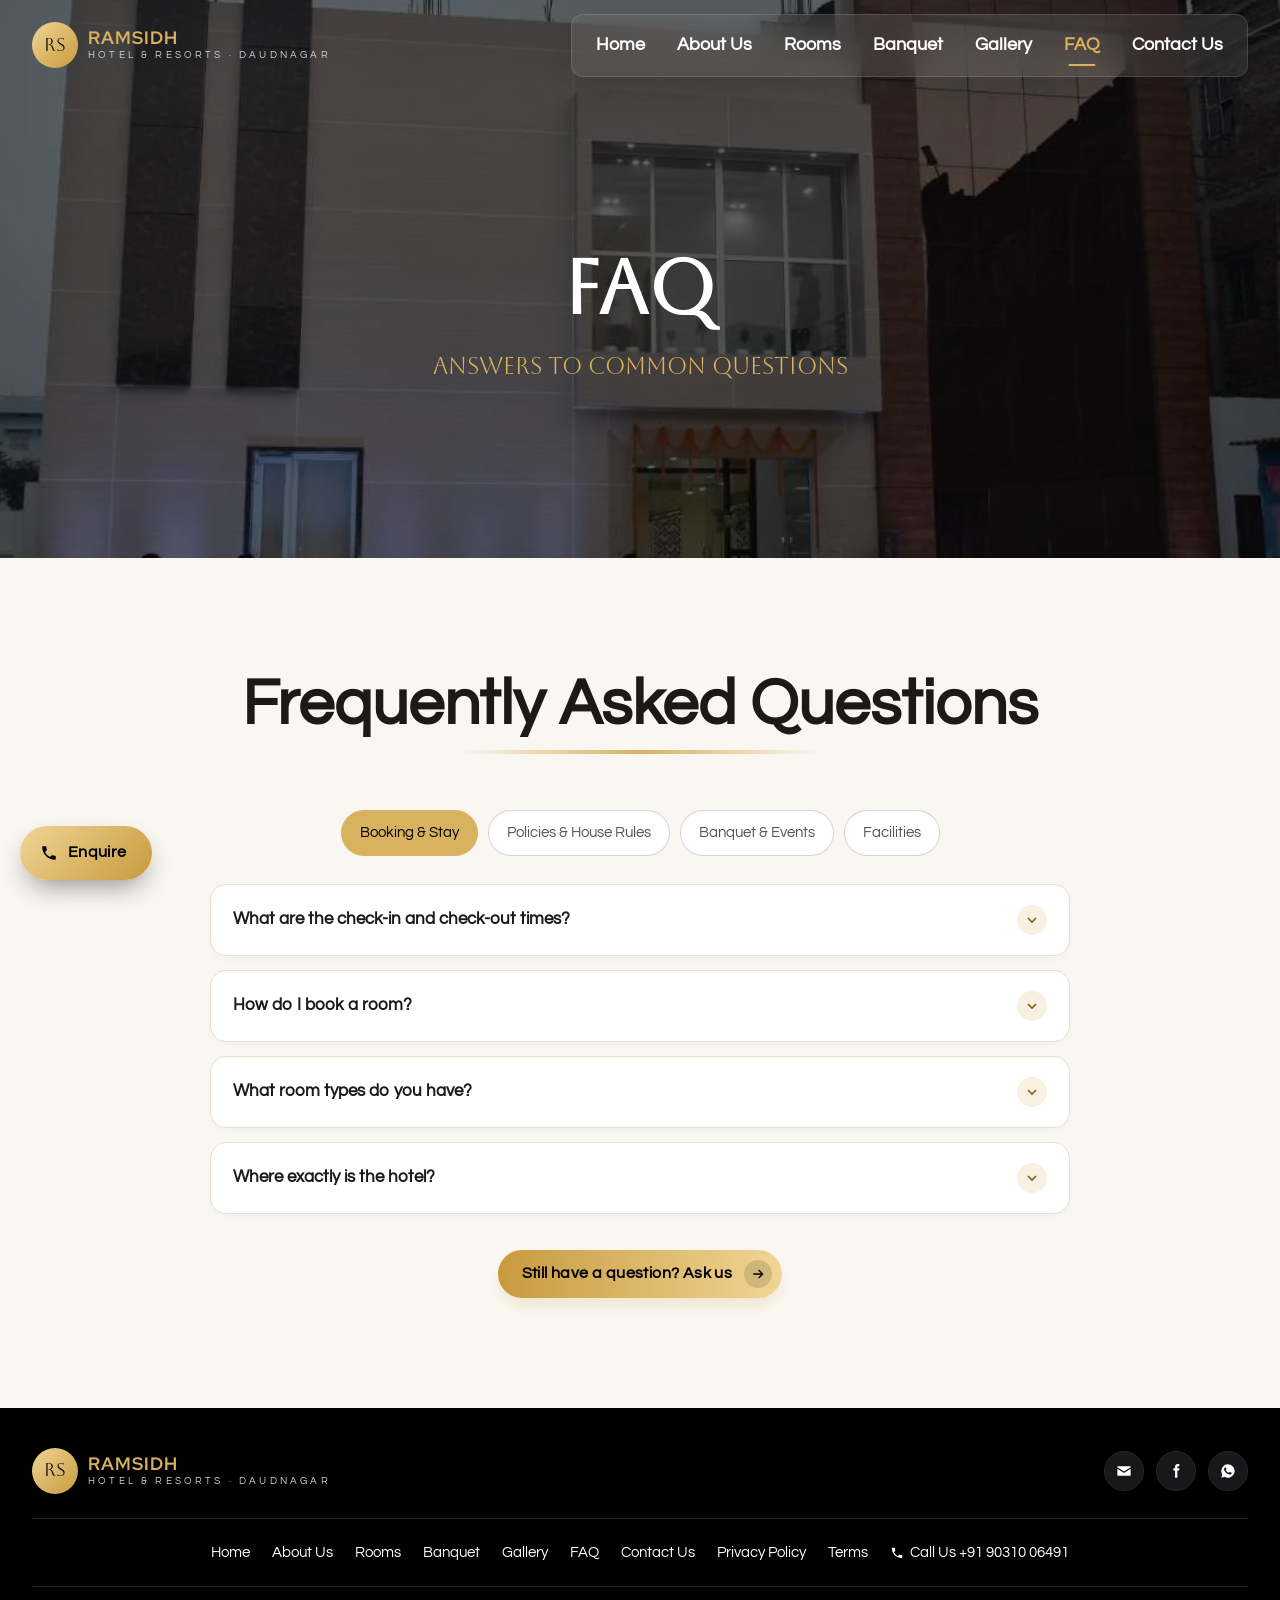
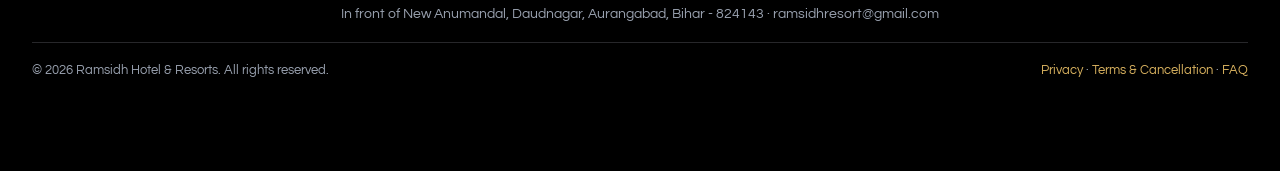
<file: faq.html>
<!doctype html>
<html lang="en">
<head>
<meta charset="utf-8">
<meta name="viewport" content="width=device-width, initial-scale=1">
<title>FAQ | Ramsidh Hotel & Resorts, Daudnagar</title>
<meta name="description" content="Check-in times, ID rules, room types, banquet packages and facilities at Ramsidh Hotel & Resorts, Daudnagar.">
<meta property="og:title" content="FAQ | Ramsidh Hotel & Resorts, Daudnagar">
<meta property="og:description" content="Check-in times, ID rules, room types, banquet packages and facilities at Ramsidh Hotel & Resorts, Daudnagar.">
<meta property="og:image" content="images/site/exterior/exterior-03.webp">
<meta name="theme-color" content="#000000">
<link rel="icon" href="data:image/svg+xml,%3Csvg xmlns='http://www.w3.org/2000/svg' viewBox='0 0 100 100'%3E%3Ccircle cx='50' cy='50' r='50' fill='%23d9b25f'/%3E%3Ctext x='50' y='64' font-size='40' text-anchor='middle' fill='%23000' font-family='serif'%3ERS%3C/text%3E%3C/svg%3E">
<link rel="preconnect" href="https://fonts.googleapis.com">
<link rel="preconnect" href="https://fonts.gstatic.com" crossorigin>
<link rel="stylesheet" href="css/style.css?v=6">
</head>
<body class="is-loading" data-wa="919031006491">

<div class="loader" aria-hidden="true"><div class="loader__logo"><span class="logo-mark">RS</span><div class="loader__spin"></div></div></div>

<nav class="navbar" aria-label="Main">
  <div class="navbar__inner">
    <a href="index.html" class="logo animate-logo-glow" aria-label="Ramsidh Hotel &amp; Resorts home"><span class="logo-mark">RS</span><span class="logo-text"><strong>RAMSIDH</strong><small>Hotel &amp; Resorts · Daudnagar</small></span></a>
    <div class="nav-pill glass-morphism"><a href="index.html">Home</a><a href="about.html">About Us</a><a href="rooms.html">Rooms</a><a href="banquet.html">Banquet</a><a href="gallery.html">Gallery</a><a href="faq.html" aria-current="page">FAQ</a><a href="contact.html">Contact Us</a></div>
    <button class="menu-btn glass-morphism" aria-label="Open menu" aria-expanded="false"><svg viewBox="0 0 24 24" fill="none" stroke-width="2"><path d="M4 7h16M4 12h16M4 17h16"/></svg></button>
  </div>
</nav>

<div class="mobile-menu" role="dialog" aria-label="Menu">
  <button class="mobile-menu__close" aria-label="Close menu"><svg viewBox="0 0 24 24" fill="none" stroke-width="2"><path d="M6 6l12 12M18 6 6 18"/></svg></button>
  <a class="mobile-nav-item" href="index.html">Home</a><a class="mobile-nav-item" href="about.html">About Us</a><a class="mobile-nav-item" href="rooms.html">Rooms</a><a class="mobile-nav-item" href="banquet.html">Banquet</a><a class="mobile-nav-item" href="gallery.html">Gallery</a><a class="mobile-nav-item" href="faq.html" aria-current="page">FAQ</a><a class="mobile-nav-item" href="contact.html">Contact Us</a>
  <a href="#" class="btn-gradient" data-open-modal>Book Your Stay <span class="arrow"><svg viewBox="0 0 24 24" fill="none" stroke="currentColor" stroke-width="2"><path d="M5 12h14M13 6l6 6-6 6"/></svg></span></a>
</div>

<main>
<section class="page-hero">
  <div class="page-hero__bg"><img src="images/site/exterior/exterior-03.webp" alt=""></div>
  <div class="page-hero__content animate__animated animate__slideInDown">
    <h1>FAQ</h1>
    <p class="page-hero__sub">Answers to common questions</p>
    
  </div>
</section>

<section class="section">
  <div class="wrap">
    <div class="title  reveal"><h2>Frequently Asked Questions</h2><div class="uline"></div></div>
    <div class="pills reveal" data-tabs="#faq-groups" role="tablist"><button class="pill is-active" data-tab="booking">Booking &amp; Stay</button><button class="pill" data-tab="policies">Policies &amp; House Rules</button><button class="pill" data-tab="events">Banquet &amp; Events</button><button class="pill" data-tab="facilities">Facilities</button></div>
    <div id="faq-groups" class="reveal"><div class="faq-group is-active" data-panel="booking" id="booking"><div class="acc"><button class="acc__q" aria-expanded="false">What are the check-in and check-out times?<span class="acc__icon"><svg viewBox="0 0 24 24" fill="none" stroke-width="2.5"><path d="M6 9l6 6 6-6"/></svg></span></button><div class="acc__a"><div><p>Check-in is at 12:00 PM and check-out is at 12:00 PM. Early check-in and late check-out are subject to availability.</p></div></div></div><div class="acc"><button class="acc__q" aria-expanded="false">How do I book a room?<span class="acc__icon"><svg viewBox="0 0 24 24" fill="none" stroke-width="2.5"><path d="M6 9l6 6 6-6"/></svg></span></button><div class="acc__a"><div><p>Call or WhatsApp us on +91 90310 06491 (also 92, 93, 94, 95), email ramsidhresort@gmail.com, or send an enquiry using the form on this website. You can also book through MakeMyTrip, Goibibo and Agoda.</p></div></div></div><div class="acc"><button class="acc__q" aria-expanded="false">What room types do you have?<span class="acc__icon"><svg viewBox="0 0 24 24" fill="none" stroke-width="2.5"><path d="M6 9l6 6 6-6"/></svg></span></button><div class="acc__a"><div><p>We have two categories: the Premium Deluxe AC Room (168 sq.ft, double bed, up to 3 guests) and the Suite Room with a separate living area (up to 3 guests).</p></div></div></div><div class="acc"><button class="acc__q" aria-expanded="false">Where exactly is the hotel?<span class="acc__icon"><svg viewBox="0 0 24 24" fill="none" stroke-width="2.5"><path d="M6 9l6 6 6-6"/></svg></span></button><div class="acc__a"><div><p>Plot No. 329, Khata No. 292, in front of the New Anumandal (Sub-Divisional) Office, Daudnagar, Aurangabad, Bihar - 824143.</p></div></div></div></div><div class="faq-group" data-panel="policies" id="policies"><div class="acc"><button class="acc__q" aria-expanded="false">What ID do I need at check-in?<span class="acc__icon"><svg viewBox="0 0 24 24" fill="none" stroke-width="2.5"><path d="M6 9l6 6 6-6"/></svg></span></button><div class="acc__a"><div><p>The primary guest must be at least 18 years old. Aadhaar, Passport, Driving Licence and Govt. ID are accepted. Local IDs are not accepted.</p></div></div></div><div class="acc"><button class="acc__q" aria-expanded="false">Are unmarried couples allowed?<span class="acc__icon"><svg viewBox="0 0 24 24" fill="none" stroke-width="2.5"><path d="M6 9l6 6 6-6"/></svg></span></button><div class="acc__a"><div><p>No. Unmarried couples are not allowed at the property. Groups with only male guests are also not allowed.</p></div></div></div><div class="acc"><button class="acc__q" aria-expanded="false">Are pets allowed?<span class="acc__icon"><svg viewBox="0 0 24 24" fill="none" stroke-width="2.5"><path d="M6 9l6 6 6-6"/></svg></span></button><div class="acc__a"><div><p>No, pets are not allowed.</p></div></div></div><div class="acc"><button class="acc__q" aria-expanded="false">What is the cancellation policy?<span class="acc__icon"><svg viewBox="0 0 24 24" fill="none" stroke-width="2.5"><path d="M6 9l6 6 6-6"/></svg></span></button><div class="acc__a"><div><p>For bookings made through travel websites, that website's cancellation terms apply (many rates offer free cancellation up to 24 hours before check-in). For direct bookings, the cancellation terms are confirmed at the time of booking.</p></div></div></div></div><div class="faq-group" data-panel="events" id="events"><div class="acc"><button class="acc__q" aria-expanded="false">What events can I host at Ramsidh?<span class="acc__icon"><svg viewBox="0 0 24 24" fill="none" stroke-width="2.5"><path d="M6 9l6 6 6-6"/></svg></span></button><div class="acc__a"><div><p>Weddings, engagements, receptions, mehndi, birthday and anniversary parties, get-togethers, board meetings, seminars and conferences.</p></div></div></div><div class="acc"><button class="acc__q" aria-expanded="false">What does the wedding package include?<span class="acc__icon"><svg viewBox="0 0 24 24" fill="none" stroke-width="2.5"><path d="M6 9l6 6 6-6"/></svg></span></button><div class="acc__a"><div><p>A fully AC banquet hall, 8 fully AC rooms, a decorated stage, hall and lounge, a kitchen area, free parking and Wi-Fi. Contact us for current package prices and offers.</p></div></div></div><div class="acc"><button class="acc__q" aria-expanded="false">Do you have an outdoor venue?<span class="acc__icon"><svg viewBox="0 0 24 24" fill="none" stroke-width="2.5"><path d="M6 9l6 6 6-6"/></svg></span></button><div class="acc__a"><div><p>Yes — a landscaped garden events lawn that is decorated and lit for evening functions.</p></div></div></div><div class="acc"><button class="acc__q" aria-expanded="false">Can you arrange catering?<span class="acc__icon"><svg viewBox="0 0 24 24" fill="none" stroke-width="2.5"><path d="M6 9l6 6 6-6"/></svg></span></button><div class="acc__a"><div><p>Yes, we have in-house catering staff and a kitchen area. There is also a separate tin shed for cooking and preparation.</p></div></div></div></div><div class="faq-group" data-panel="facilities" id="facilities"><div class="acc"><button class="acc__q" aria-expanded="false">Is there parking?<span class="acc__icon"><svg viewBox="0 0 24 24" fill="none" stroke-width="2.5"><path d="M6 9l6 6 6-6"/></svg></span></button><div class="acc__a"><div><p>Yes, spacious and secure on-site parking.</p></div></div></div><div class="acc"><button class="acc__q" aria-expanded="false">Is Wi-Fi available?<span class="acc__icon"><svg viewBox="0 0 24 24" fill="none" stroke-width="2.5"><path d="M6 9l6 6 6-6"/></svg></span></button><div class="acc__a"><div><p>Yes, free Wi-Fi is available.</p></div></div></div><div class="acc"><button class="acc__q" aria-expanded="false">Do you have a lift?<span class="acc__icon"><svg viewBox="0 0 24 24" fill="none" stroke-width="2.5"><path d="M6 9l6 6 6-6"/></svg></span></button><div class="acc__a"><div><p>Yes, there is an elevator to all floors.</p></div></div></div><div class="acc"><button class="acc__q" aria-expanded="false">Is the hotel open 24 hours?<span class="acc__icon"><svg viewBox="0 0 24 24" fill="none" stroke-width="2.5"><path d="M6 9l6 6 6-6"/></svg></span></button><div class="acc__a"><div><p>Yes — rooms, banquet and event enquiries are handled 24 hours a day.</p></div></div></div></div></div>
    <div class="center reveal" style="margin-top:36px"><a href="#" class="btn-gradient" data-open-modal>Still have a question? Ask us <span class="arrow"><svg viewBox="0 0 24 24" fill="none" stroke="currentColor" stroke-width="2"><path d="M5 12h14M13 6l6 6-6 6"/></svg></span></a></div>
  </div>
</section>

</main>

<footer class="footer">
  <div class="wrap">
    <div class="footer__top">
      <a href="index.html" class="logo animate-logo-glow" aria-label="Ramsidh Hotel &amp; Resorts home"><span class="logo-mark">RS</span><span class="logo-text"><strong>RAMSIDH</strong><small>Hotel &amp; Resorts · Daudnagar</small></span></a>
      <div class="socials-round"><a href="mailto:ramsidhresort@gmail.com" aria-label="Email"><svg viewBox="0 0 24 24" aria-hidden="true"><path d="M3 5h18a1 1 0 0 1 1 1v.4l-10 6.3L2 6.4V6a1 1 0 0 1 1-1zm-1 3.8l9.5 6a1 1 0 0 0 1 0l9.5-6V18a1 1 0 0 1-1 1H3a1 1 0 0 1-1-1z"/></svg></a><a href="https://www.facebook.com/profile.php?id=100075554602396" target="_blank" rel="noopener" aria-label="Facebook"><svg viewBox="0 0 24 24" aria-hidden="true"><path d="M14 8V6c0-.8.3-1.3 1.5-1.3H17V1.5A22 22 0 0 0 14.6 1.4C12.2 1.4 10.6 2.9 10.6 5.5V8H8v3.4h2.6V22H14V11.4h2.7L17.2 8z"/></svg></a><a href="https://wa.me/919031006491" target="_blank" rel="noopener" aria-label="WhatsApp"><svg viewBox="0 0 24 24" aria-hidden="true"><path d="M12 2a10 10 0 0 0-8.6 15.1L2 22l5-1.3A10 10 0 1 0 12 2zm5.3 14c-.2.6-1.3 1.2-1.8 1.2-.5.1-1 .2-3.4-.7-2.9-1.1-4.7-4.1-4.9-4.3-.1-.2-1.1-1.5-1.1-2.9s.7-2 1-2.3c.2-.3.5-.3.7-.3h.5c.2 0 .4 0 .6.5l.8 2c.1.2.1.3 0 .5l-.4.6-.3.4c-.1.1-.3.3-.1.6.2.3.8 1.3 1.6 2 1.1 1 2 1.3 2.3 1.4.3.2.5.1.6 0l.9-1.1c.2-.3.4-.2.6-.1l1.9.9c.3.1.5.2.5.3.1.2.1.7-.1 1.3z"/></svg></a></div>
    </div>
    <nav class="footer__links" aria-label="Footer"><a href="index.html">Home</a><a href="about.html">About Us</a><a href="rooms.html">Rooms</a><a href="banquet.html">Banquet</a><a href="gallery.html">Gallery</a><a href="faq.html">FAQ</a><a href="contact.html">Contact Us</a><a href="privacy-policy.html">Privacy Policy</a><a href="terms.html">Terms</a><a class="call" href="tel:+919031006491"><svg viewBox="0 0 24 24" aria-hidden="true"><path d="M6.6 10.8a15.1 15.1 0 0 0 6.6 6.6l2.2-2.2a1 1 0 0 1 1-.2c1.1.4 2.3.6 3.6.6a1 1 0 0 1 1 1V20a1 1 0 0 1-1 1A17 17 0 0 1 3 4a1 1 0 0 1 1-1h3.5a1 1 0 0 1 1 1c0 1.3.2 2.5.6 3.6a1 1 0 0 1-.3 1z"/></svg>Call Us +91 90310 06491</a></nav>
    <p class="footer__addr">In front of New Anumandal, Daudnagar, Aurangabad, Bihar - 824143 · ramsidhresort@gmail.com</p>
    <div class="footer__bottom">
      <span>© <span data-year>2026</span> Ramsidh Hotel &amp; Resorts. All rights reserved.</span>
      <span><a href="privacy-policy.html">Privacy</a> · <a href="terms.html">Terms &amp; Cancellation</a> · <a href="faq.html">FAQ</a></span>
    </div>
  </div>
</footer>

<div class="enq">
  <div class="enq__panel" id="enq-panel" role="dialog" aria-label="Contact options">
    <button class="enq__close" aria-label="Close"><svg viewBox="0 0 24 24" fill="none" stroke-width="2"><path d="M6 6l12 12M18 6 6 18"/></svg></button>
    <h3>Need Help?</h3>
    <p>Choose how you'd like to reach us:</p>
    <a class="enq__opt" href="tel:+919031006491"><span class="enq__ic enq__ic--call"><svg viewBox="0 0 24 24" aria-hidden="true"><path d="M6.6 10.8a15.1 15.1 0 0 0 6.6 6.6l2.2-2.2a1 1 0 0 1 1-.2c1.1.4 2.3.6 3.6.6a1 1 0 0 1 1 1V20a1 1 0 0 1-1 1A17 17 0 0 1 3 4a1 1 0 0 1 1-1h3.5a1 1 0 0 1 1 1c0 1.3.2 2.5.6 3.6a1 1 0 0 1-.3 1z"/></svg></span><span><b>Call Us</b><small>+91 90310 06491</small></span></a>
    <a class="enq__opt" href="https://wa.me/919031006491?text=Hello%20Ramsidh%20Hotel%20%26%20Resorts%2C%20I%27d%20like%20to%20enquire%20about%20" target="_blank" rel="noopener"><span class="enq__ic enq__ic--wa"><svg viewBox="0 0 24 24" aria-hidden="true"><path d="M12 2a10 10 0 0 0-8.6 15.1L2 22l5-1.3A10 10 0 1 0 12 2zm5.3 14c-.2.6-1.3 1.2-1.8 1.2-.5.1-1 .2-3.4-.7-2.9-1.1-4.7-4.1-4.9-4.3-.1-.2-1.1-1.5-1.1-2.9s.7-2 1-2.3c.2-.3.5-.3.7-.3h.5c.2 0 .4 0 .6.5l.8 2c.1.2.1.3 0 .5l-.4.6-.3.4c-.1.1-.3.3-.1.6.2.3.8 1.3 1.6 2 1.1 1 2 1.3 2.3 1.4.3.2.5.1.6 0l.9-1.1c.2-.3.4-.2.6-.1l1.9.9c.3.1.5.2.5.3.1.2.1.7-.1 1.3z"/></svg></span><span><b>WhatsApp</b><small>Chat with us instantly</small></span></a>
    <a class="enq__opt" href="mailto:ramsidhresort@gmail.com"><span class="enq__ic enq__ic--mail"><svg viewBox="0 0 24 24" aria-hidden="true"><path d="M3 5h18a1 1 0 0 1 1 1v.4l-10 6.3L2 6.4V6a1 1 0 0 1 1-1zm-1 3.8l9.5 6a1 1 0 0 0 1 0l9.5-6V18a1 1 0 0 1-1 1H3a1 1 0 0 1-1-1z"/></svg></span><span><b>Email Us</b><small>ramsidhresort@gmail.com</small></span></a>
    <a class="enq__opt" href="#" data-open-modal><span class="enq__ic enq__ic--book"><svg viewBox="0 0 24 24" aria-hidden="true"><path d="M2 6a1 1 0 0 1 2 0v7h7V8a1 1 0 0 1 1-1h7a3 3 0 0 1 3 3v8a1 1 0 0 1-2 0v-2H4v2a1 1 0 0 1-2 0zm5 1a2.5 2.5 0 1 1 0 5 2.5 2.5 0 0 1 0-5z"/></svg></span><span><b>Booking Enquiry</b><small>Rooms, banquet &amp; events</small></span></a>
    <p class="enq__foot">We're here to help, 24 hours a day</p>
  </div>
  <button class="enq__btn" aria-expanded="false" aria-controls="enq-panel"><svg viewBox="0 0 24 24" aria-hidden="true"><path d="M6.6 10.8a15.1 15.1 0 0 0 6.6 6.6l2.2-2.2a1 1 0 0 1 1-.2c1.1.4 2.3.6 3.6.6a1 1 0 0 1 1 1V20a1 1 0 0 1-1 1A17 17 0 0 1 3 4a1 1 0 0 1 1-1h3.5a1 1 0 0 1 1 1c0 1.3.2 2.5.6 3.6a1 1 0 0 1-.3 1z"/></svg><span>Enquire</span></button>
</div>

<div class="modal" role="dialog" aria-modal="true" aria-labelledby="modal-title">
  <div class="modal__box">
    <button class="modal__close" aria-label="Close"><svg viewBox="0 0 24 24" fill="none" stroke-width="2"><path d="M6 6l12 12M18 6 6 18"/></svg></button>
    <h2 id="modal-title">GET IN TOUCH</h2>
    <div class="uline"></div>
    <p class="lead">Share your details for a quick booking enquiry</p>
    <form data-enquiry novalidate>
      <div class="ifield"><label for="m-name">Your Name</label><div class="box"><svg viewBox="0 0 24 24" aria-hidden="true"><path d="M12 12a5 5 0 1 0 0-10 5 5 0 0 0 0 10zm0 2c-5 0-9 2.5-9 6v2h18v-2c0-3.5-4-6-9-6z"/></svg><input id="m-name" name="name" placeholder="Enter your name" required autocomplete="name"></div></div>
      <div class="ifield"><label for="m-phone">Phone Number</label><div class="box"><svg viewBox="0 0 24 24" aria-hidden="true"><path d="M6.6 10.8a15.1 15.1 0 0 0 6.6 6.6l2.2-2.2a1 1 0 0 1 1-.2c1.1.4 2.3.6 3.6.6a1 1 0 0 1 1 1V20a1 1 0 0 1-1 1A17 17 0 0 1 3 4a1 1 0 0 1 1-1h3.5a1 1 0 0 1 1 1c0 1.3.2 2.5.6 3.6a1 1 0 0 1-.3 1z"/></svg><input id="m-phone" name="phone" type="tel" placeholder="Enter your phone number" required autocomplete="tel"></div></div>
      <div class="ifield-row">
        <div class="ifield"><label for="m-in">Check-in / Event date</label><div class="box"><input id="m-in" name="checkin" type="date" required></div></div>
        <div class="ifield"><label for="m-out">Check-out</label><div class="box"><input id="m-out" name="checkout" type="date"></div></div>
      </div>
      <div class="ifield"><label for="m-room">Room / Purpose</label><div class="box"><svg viewBox="0 0 24 24" aria-hidden="true"><path d="M2 6a1 1 0 0 1 2 0v7h7V8a1 1 0 0 1 1-1h7a3 3 0 0 1 3 3v8a1 1 0 0 1-2 0v-2H4v2a1 1 0 0 1-2 0zm5 1a2.5 2.5 0 1 1 0 5 2.5 2.5 0 0 1 0-5z"/></svg><select id="m-room" name="room"><option value="">Any room</option><option>Premium Deluxe AC Room</option><option>Suite Room</option><option>Banquet / Wedding</option><option>Conference / Meeting</option><option>Birthday / Party</option></select></div></div>
      <button type="submit" class="btn-submit">Send Enquiry</button>
      <p class="form-status" aria-live="polite" style="text-align:center;margin-top:10px"></p>
      <p class="note">Opens WhatsApp with your details — call us anytime on +91 90310 06491</p>
    </form>
  </div>
</div>
<script src="js/main.js?v=2"></script>
</body>
</html>
</file>
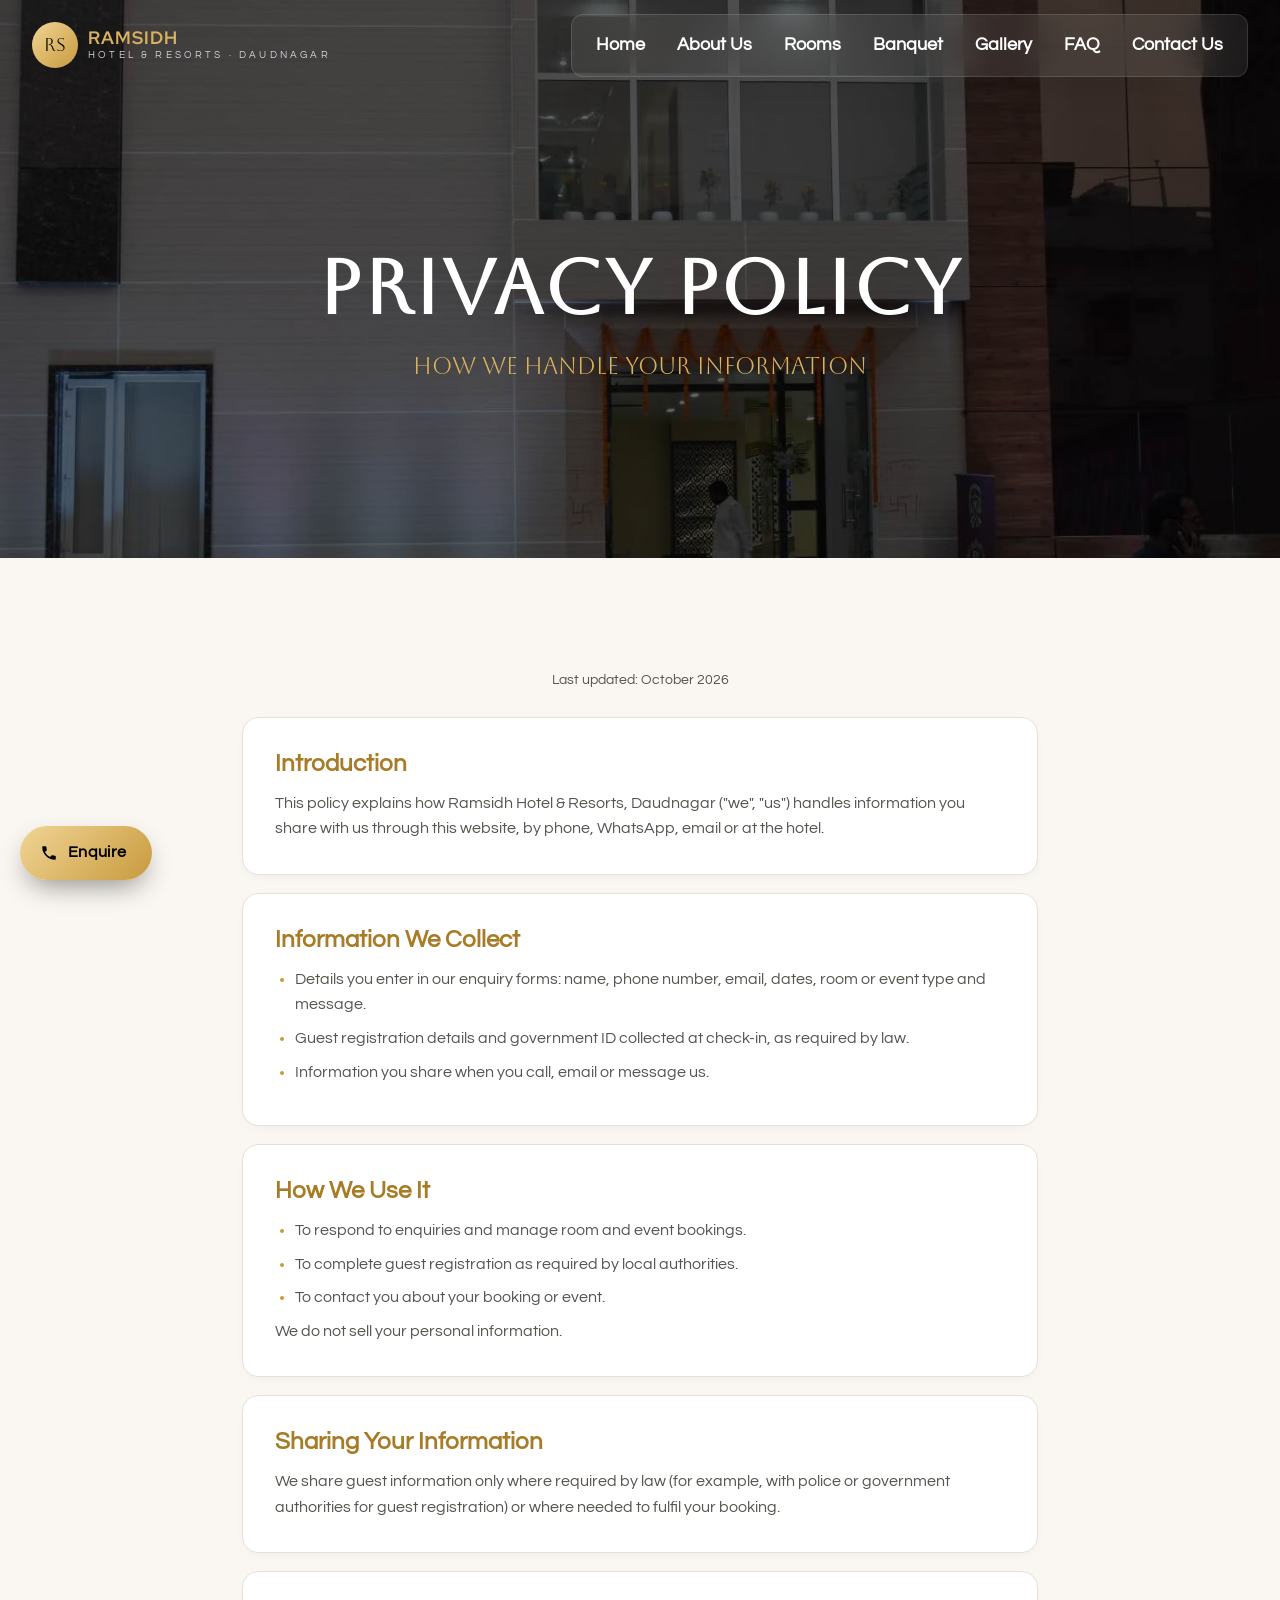
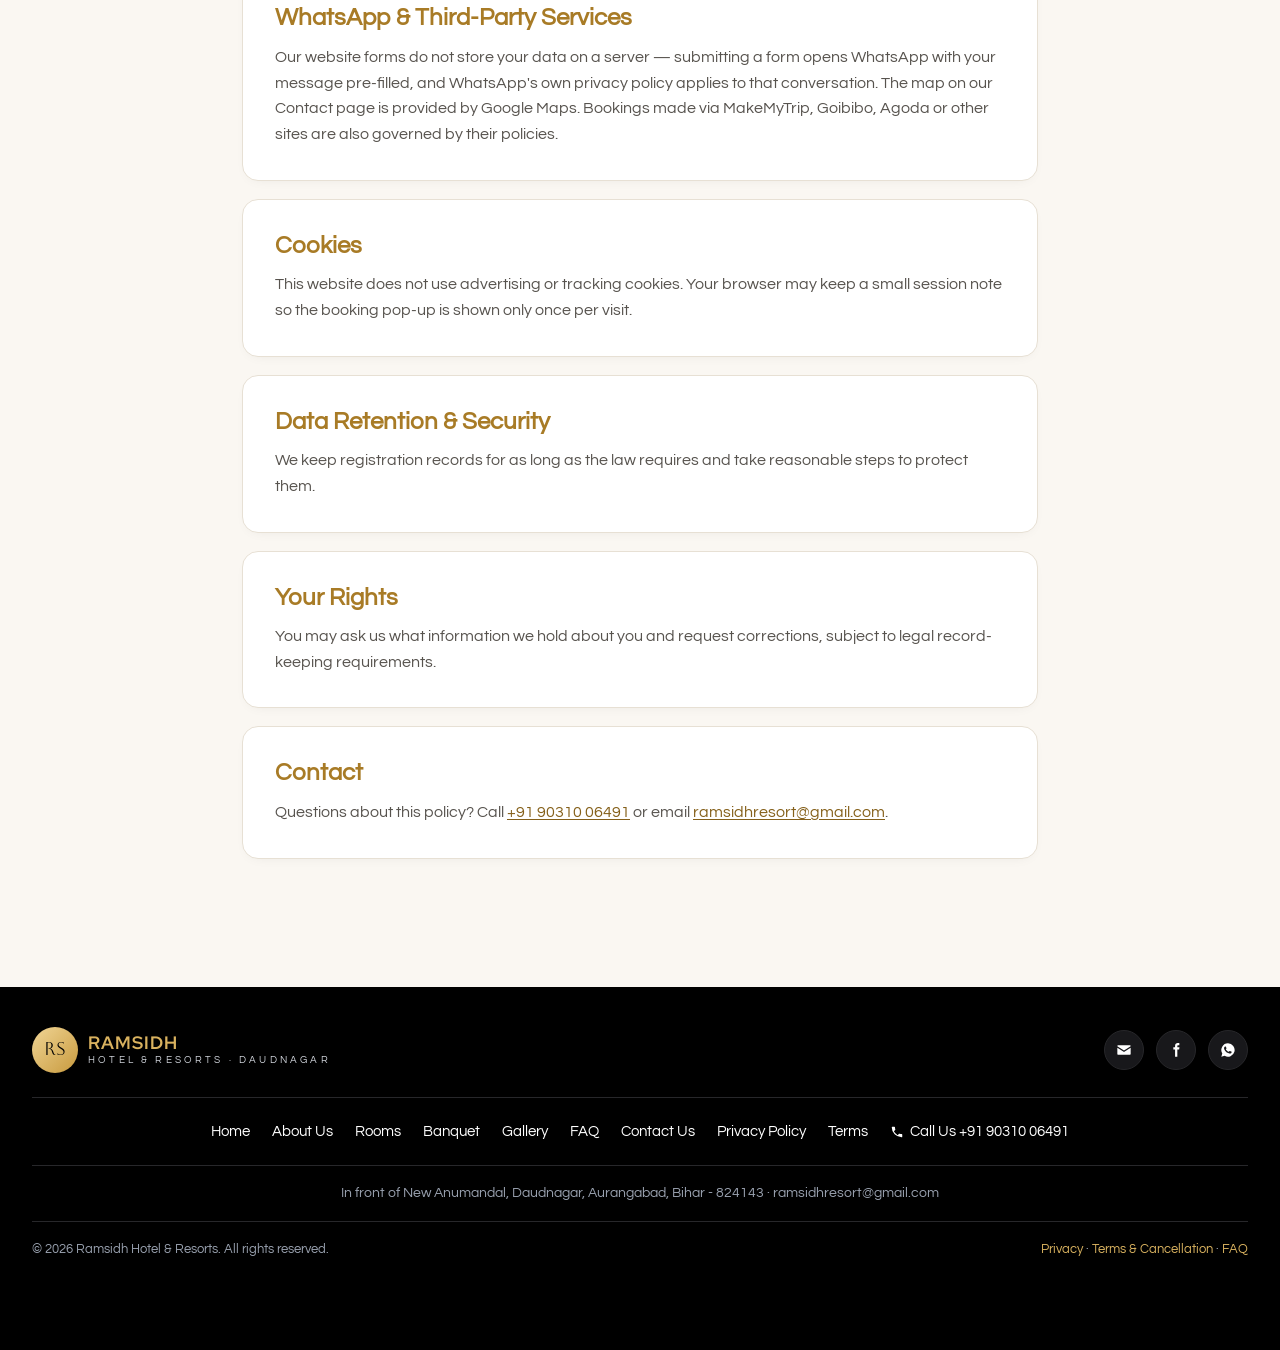
<file: privacy-policy.html>
<!doctype html>
<html lang="en">
<head>
<meta charset="utf-8">
<meta name="viewport" content="width=device-width, initial-scale=1">
<title>Privacy Policy | Ramsidh Hotel & Resorts</title>
<meta name="description" content="Privacy policy of Ramsidh Hotel & Resorts, Daudnagar.">
<meta property="og:title" content="Privacy Policy | Ramsidh Hotel & Resorts">
<meta property="og:description" content="Privacy policy of Ramsidh Hotel & Resorts, Daudnagar.">
<meta property="og:image" content="images/site/exterior/exterior-02.webp">
<meta name="theme-color" content="#000000">
<link rel="icon" href="data:image/svg+xml,%3Csvg xmlns='http://www.w3.org/2000/svg' viewBox='0 0 100 100'%3E%3Ccircle cx='50' cy='50' r='50' fill='%23d9b25f'/%3E%3Ctext x='50' y='64' font-size='40' text-anchor='middle' fill='%23000' font-family='serif'%3ERS%3C/text%3E%3C/svg%3E">
<link rel="preconnect" href="https://fonts.googleapis.com">
<link rel="preconnect" href="https://fonts.gstatic.com" crossorigin>
<link rel="stylesheet" href="css/style.css?v=6">
</head>
<body class="is-loading" data-wa="919031006491">

<div class="loader" aria-hidden="true"><div class="loader__logo"><span class="logo-mark">RS</span><div class="loader__spin"></div></div></div>

<nav class="navbar" aria-label="Main">
  <div class="navbar__inner">
    <a href="index.html" class="logo animate-logo-glow" aria-label="Ramsidh Hotel &amp; Resorts home"><span class="logo-mark">RS</span><span class="logo-text"><strong>RAMSIDH</strong><small>Hotel &amp; Resorts · Daudnagar</small></span></a>
    <div class="nav-pill glass-morphism"><a href="index.html">Home</a><a href="about.html">About Us</a><a href="rooms.html">Rooms</a><a href="banquet.html">Banquet</a><a href="gallery.html">Gallery</a><a href="faq.html">FAQ</a><a href="contact.html">Contact Us</a></div>
    <button class="menu-btn glass-morphism" aria-label="Open menu" aria-expanded="false"><svg viewBox="0 0 24 24" fill="none" stroke-width="2"><path d="M4 7h16M4 12h16M4 17h16"/></svg></button>
  </div>
</nav>

<div class="mobile-menu" role="dialog" aria-label="Menu">
  <button class="mobile-menu__close" aria-label="Close menu"><svg viewBox="0 0 24 24" fill="none" stroke-width="2"><path d="M6 6l12 12M18 6 6 18"/></svg></button>
  <a class="mobile-nav-item" href="index.html">Home</a><a class="mobile-nav-item" href="about.html">About Us</a><a class="mobile-nav-item" href="rooms.html">Rooms</a><a class="mobile-nav-item" href="banquet.html">Banquet</a><a class="mobile-nav-item" href="gallery.html">Gallery</a><a class="mobile-nav-item" href="faq.html">FAQ</a><a class="mobile-nav-item" href="contact.html">Contact Us</a>
  <a href="#" class="btn-gradient" data-open-modal>Book Your Stay <span class="arrow"><svg viewBox="0 0 24 24" fill="none" stroke="currentColor" stroke-width="2"><path d="M5 12h14M13 6l6 6-6 6"/></svg></span></a>
</div>

<main>
<section class="page-hero">
  <div class="page-hero__bg"><img src="images/site/exterior/exterior-02.webp" alt=""></div>
  <div class="page-hero__content animate__animated animate__slideInDown">
    <h1>Privacy Policy</h1>
    <p class="page-hero__sub">How we handle your information</p>
    
  </div>
</section>

<section class="section">
  <div class="prose">
    <div class="wrap"><p class="updated reveal">Last updated: October 2026</p><div class="prose-card reveal" id="s0"><h2>Introduction</h2><p>This policy explains how Ramsidh Hotel &amp; Resorts, Daudnagar ("we", "us") handles information you share with us through this website, by phone, WhatsApp, email or at the hotel.</p></div><div class="prose-card reveal" id="s1"><h2>Information We Collect</h2><ul><li>Details you enter in our enquiry forms: name, phone number, email, dates, room or event type and message.</li><li>Guest registration details and government ID collected at check-in, as required by law.</li><li>Information you share when you call, email or message us.</li></ul></div><div class="prose-card reveal" id="s2"><h2>How We Use It</h2><ul><li>To respond to enquiries and manage room and event bookings.</li><li>To complete guest registration as required by local authorities.</li><li>To contact you about your booking or event.</li></ul><p>We do not sell your personal information.</p></div><div class="prose-card reveal" id="s3"><h2>Sharing Your Information</h2><p>We share guest information only where required by law (for example, with police or government authorities for guest registration) or where needed to fulfil your booking.</p></div><div class="prose-card reveal" id="s4"><h2>WhatsApp &amp; Third-Party Services</h2><p>Our website forms do not store your data on a server — submitting a form opens WhatsApp with your message pre-filled, and WhatsApp's own privacy policy applies to that conversation. The map on our Contact page is provided by Google Maps. Bookings made via MakeMyTrip, Goibibo, Agoda or other sites are also governed by their policies.</p></div><div class="prose-card reveal" id="s5"><h2>Cookies</h2><p>This website does not use advertising or tracking cookies. Your browser may keep a small session note so the booking pop-up is shown only once per visit.</p></div><div class="prose-card reveal" id="s6"><h2>Data Retention &amp; Security</h2><p>We keep registration records for as long as the law requires and take reasonable steps to protect them.</p></div><div class="prose-card reveal" id="s7"><h2>Your Rights</h2><p>You may ask us what information we hold about you and request corrections, subject to legal record-keeping requirements.</p></div><div class="prose-card reveal" id="s8"><h2>Contact</h2><p>Questions about this policy? Call <a href="tel:+919031006491">+91 90310 06491</a> or email <a href="mailto:ramsidhresort@gmail.com">ramsidhresort@gmail.com</a>.</p></div></div>
  </div>
</section>

</main>

<footer class="footer">
  <div class="wrap">
    <div class="footer__top">
      <a href="index.html" class="logo animate-logo-glow" aria-label="Ramsidh Hotel &amp; Resorts home"><span class="logo-mark">RS</span><span class="logo-text"><strong>RAMSIDH</strong><small>Hotel &amp; Resorts · Daudnagar</small></span></a>
      <div class="socials-round"><a href="mailto:ramsidhresort@gmail.com" aria-label="Email"><svg viewBox="0 0 24 24" aria-hidden="true"><path d="M3 5h18a1 1 0 0 1 1 1v.4l-10 6.3L2 6.4V6a1 1 0 0 1 1-1zm-1 3.8l9.5 6a1 1 0 0 0 1 0l9.5-6V18a1 1 0 0 1-1 1H3a1 1 0 0 1-1-1z"/></svg></a><a href="https://www.facebook.com/profile.php?id=100075554602396" target="_blank" rel="noopener" aria-label="Facebook"><svg viewBox="0 0 24 24" aria-hidden="true"><path d="M14 8V6c0-.8.3-1.3 1.5-1.3H17V1.5A22 22 0 0 0 14.6 1.4C12.2 1.4 10.6 2.9 10.6 5.5V8H8v3.4h2.6V22H14V11.4h2.7L17.2 8z"/></svg></a><a href="https://wa.me/919031006491" target="_blank" rel="noopener" aria-label="WhatsApp"><svg viewBox="0 0 24 24" aria-hidden="true"><path d="M12 2a10 10 0 0 0-8.6 15.1L2 22l5-1.3A10 10 0 1 0 12 2zm5.3 14c-.2.6-1.3 1.2-1.8 1.2-.5.1-1 .2-3.4-.7-2.9-1.1-4.7-4.1-4.9-4.3-.1-.2-1.1-1.5-1.1-2.9s.7-2 1-2.3c.2-.3.5-.3.7-.3h.5c.2 0 .4 0 .6.5l.8 2c.1.2.1.3 0 .5l-.4.6-.3.4c-.1.1-.3.3-.1.6.2.3.8 1.3 1.6 2 1.1 1 2 1.3 2.3 1.4.3.2.5.1.6 0l.9-1.1c.2-.3.4-.2.6-.1l1.9.9c.3.1.5.2.5.3.1.2.1.7-.1 1.3z"/></svg></a></div>
    </div>
    <nav class="footer__links" aria-label="Footer"><a href="index.html">Home</a><a href="about.html">About Us</a><a href="rooms.html">Rooms</a><a href="banquet.html">Banquet</a><a href="gallery.html">Gallery</a><a href="faq.html">FAQ</a><a href="contact.html">Contact Us</a><a href="privacy-policy.html">Privacy Policy</a><a href="terms.html">Terms</a><a class="call" href="tel:+919031006491"><svg viewBox="0 0 24 24" aria-hidden="true"><path d="M6.6 10.8a15.1 15.1 0 0 0 6.6 6.6l2.2-2.2a1 1 0 0 1 1-.2c1.1.4 2.3.6 3.6.6a1 1 0 0 1 1 1V20a1 1 0 0 1-1 1A17 17 0 0 1 3 4a1 1 0 0 1 1-1h3.5a1 1 0 0 1 1 1c0 1.3.2 2.5.6 3.6a1 1 0 0 1-.3 1z"/></svg>Call Us +91 90310 06491</a></nav>
    <p class="footer__addr">In front of New Anumandal, Daudnagar, Aurangabad, Bihar - 824143 · ramsidhresort@gmail.com</p>
    <div class="footer__bottom">
      <span>© <span data-year>2026</span> Ramsidh Hotel &amp; Resorts. All rights reserved.</span>
      <span><a href="privacy-policy.html">Privacy</a> · <a href="terms.html">Terms &amp; Cancellation</a> · <a href="faq.html">FAQ</a></span>
    </div>
  </div>
</footer>

<div class="enq">
  <div class="enq__panel" id="enq-panel" role="dialog" aria-label="Contact options">
    <button class="enq__close" aria-label="Close"><svg viewBox="0 0 24 24" fill="none" stroke-width="2"><path d="M6 6l12 12M18 6 6 18"/></svg></button>
    <h3>Need Help?</h3>
    <p>Choose how you'd like to reach us:</p>
    <a class="enq__opt" href="tel:+919031006491"><span class="enq__ic enq__ic--call"><svg viewBox="0 0 24 24" aria-hidden="true"><path d="M6.6 10.8a15.1 15.1 0 0 0 6.6 6.6l2.2-2.2a1 1 0 0 1 1-.2c1.1.4 2.3.6 3.6.6a1 1 0 0 1 1 1V20a1 1 0 0 1-1 1A17 17 0 0 1 3 4a1 1 0 0 1 1-1h3.5a1 1 0 0 1 1 1c0 1.3.2 2.5.6 3.6a1 1 0 0 1-.3 1z"/></svg></span><span><b>Call Us</b><small>+91 90310 06491</small></span></a>
    <a class="enq__opt" href="https://wa.me/919031006491?text=Hello%20Ramsidh%20Hotel%20%26%20Resorts%2C%20I%27d%20like%20to%20enquire%20about%20" target="_blank" rel="noopener"><span class="enq__ic enq__ic--wa"><svg viewBox="0 0 24 24" aria-hidden="true"><path d="M12 2a10 10 0 0 0-8.6 15.1L2 22l5-1.3A10 10 0 1 0 12 2zm5.3 14c-.2.6-1.3 1.2-1.8 1.2-.5.1-1 .2-3.4-.7-2.9-1.1-4.7-4.1-4.9-4.3-.1-.2-1.1-1.5-1.1-2.9s.7-2 1-2.3c.2-.3.5-.3.7-.3h.5c.2 0 .4 0 .6.5l.8 2c.1.2.1.3 0 .5l-.4.6-.3.4c-.1.1-.3.3-.1.6.2.3.8 1.3 1.6 2 1.1 1 2 1.3 2.3 1.4.3.2.5.1.6 0l.9-1.1c.2-.3.4-.2.6-.1l1.9.9c.3.1.5.2.5.3.1.2.1.7-.1 1.3z"/></svg></span><span><b>WhatsApp</b><small>Chat with us instantly</small></span></a>
    <a class="enq__opt" href="mailto:ramsidhresort@gmail.com"><span class="enq__ic enq__ic--mail"><svg viewBox="0 0 24 24" aria-hidden="true"><path d="M3 5h18a1 1 0 0 1 1 1v.4l-10 6.3L2 6.4V6a1 1 0 0 1 1-1zm-1 3.8l9.5 6a1 1 0 0 0 1 0l9.5-6V18a1 1 0 0 1-1 1H3a1 1 0 0 1-1-1z"/></svg></span><span><b>Email Us</b><small>ramsidhresort@gmail.com</small></span></a>
    <a class="enq__opt" href="#" data-open-modal><span class="enq__ic enq__ic--book"><svg viewBox="0 0 24 24" aria-hidden="true"><path d="M2 6a1 1 0 0 1 2 0v7h7V8a1 1 0 0 1 1-1h7a3 3 0 0 1 3 3v8a1 1 0 0 1-2 0v-2H4v2a1 1 0 0 1-2 0zm5 1a2.5 2.5 0 1 1 0 5 2.5 2.5 0 0 1 0-5z"/></svg></span><span><b>Booking Enquiry</b><small>Rooms, banquet &amp; events</small></span></a>
    <p class="enq__foot">We're here to help, 24 hours a day</p>
  </div>
  <button class="enq__btn" aria-expanded="false" aria-controls="enq-panel"><svg viewBox="0 0 24 24" aria-hidden="true"><path d="M6.6 10.8a15.1 15.1 0 0 0 6.6 6.6l2.2-2.2a1 1 0 0 1 1-.2c1.1.4 2.3.6 3.6.6a1 1 0 0 1 1 1V20a1 1 0 0 1-1 1A17 17 0 0 1 3 4a1 1 0 0 1 1-1h3.5a1 1 0 0 1 1 1c0 1.3.2 2.5.6 3.6a1 1 0 0 1-.3 1z"/></svg><span>Enquire</span></button>
</div>

<div class="modal" role="dialog" aria-modal="true" aria-labelledby="modal-title">
  <div class="modal__box">
    <button class="modal__close" aria-label="Close"><svg viewBox="0 0 24 24" fill="none" stroke-width="2"><path d="M6 6l12 12M18 6 6 18"/></svg></button>
    <h2 id="modal-title">GET IN TOUCH</h2>
    <div class="uline"></div>
    <p class="lead">Share your details for a quick booking enquiry</p>
    <form data-enquiry novalidate>
      <div class="ifield"><label for="m-name">Your Name</label><div class="box"><svg viewBox="0 0 24 24" aria-hidden="true"><path d="M12 12a5 5 0 1 0 0-10 5 5 0 0 0 0 10zm0 2c-5 0-9 2.5-9 6v2h18v-2c0-3.5-4-6-9-6z"/></svg><input id="m-name" name="name" placeholder="Enter your name" required autocomplete="name"></div></div>
      <div class="ifield"><label for="m-phone">Phone Number</label><div class="box"><svg viewBox="0 0 24 24" aria-hidden="true"><path d="M6.6 10.8a15.1 15.1 0 0 0 6.6 6.6l2.2-2.2a1 1 0 0 1 1-.2c1.1.4 2.3.6 3.6.6a1 1 0 0 1 1 1V20a1 1 0 0 1-1 1A17 17 0 0 1 3 4a1 1 0 0 1 1-1h3.5a1 1 0 0 1 1 1c0 1.3.2 2.5.6 3.6a1 1 0 0 1-.3 1z"/></svg><input id="m-phone" name="phone" type="tel" placeholder="Enter your phone number" required autocomplete="tel"></div></div>
      <div class="ifield-row">
        <div class="ifield"><label for="m-in">Check-in / Event date</label><div class="box"><input id="m-in" name="checkin" type="date" required></div></div>
        <div class="ifield"><label for="m-out">Check-out</label><div class="box"><input id="m-out" name="checkout" type="date"></div></div>
      </div>
      <div class="ifield"><label for="m-room">Room / Purpose</label><div class="box"><svg viewBox="0 0 24 24" aria-hidden="true"><path d="M2 6a1 1 0 0 1 2 0v7h7V8a1 1 0 0 1 1-1h7a3 3 0 0 1 3 3v8a1 1 0 0 1-2 0v-2H4v2a1 1 0 0 1-2 0zm5 1a2.5 2.5 0 1 1 0 5 2.5 2.5 0 0 1 0-5z"/></svg><select id="m-room" name="room"><option value="">Any room</option><option>Premium Deluxe AC Room</option><option>Suite Room</option><option>Banquet / Wedding</option><option>Conference / Meeting</option><option>Birthday / Party</option></select></div></div>
      <button type="submit" class="btn-submit">Send Enquiry</button>
      <p class="form-status" aria-live="polite" style="text-align:center;margin-top:10px"></p>
      <p class="note">Opens WhatsApp with your details — call us anytime on +91 90310 06491</p>
    </form>
  </div>
</div>
<script src="js/main.js?v=2"></script>
</body>
</html>
</file>
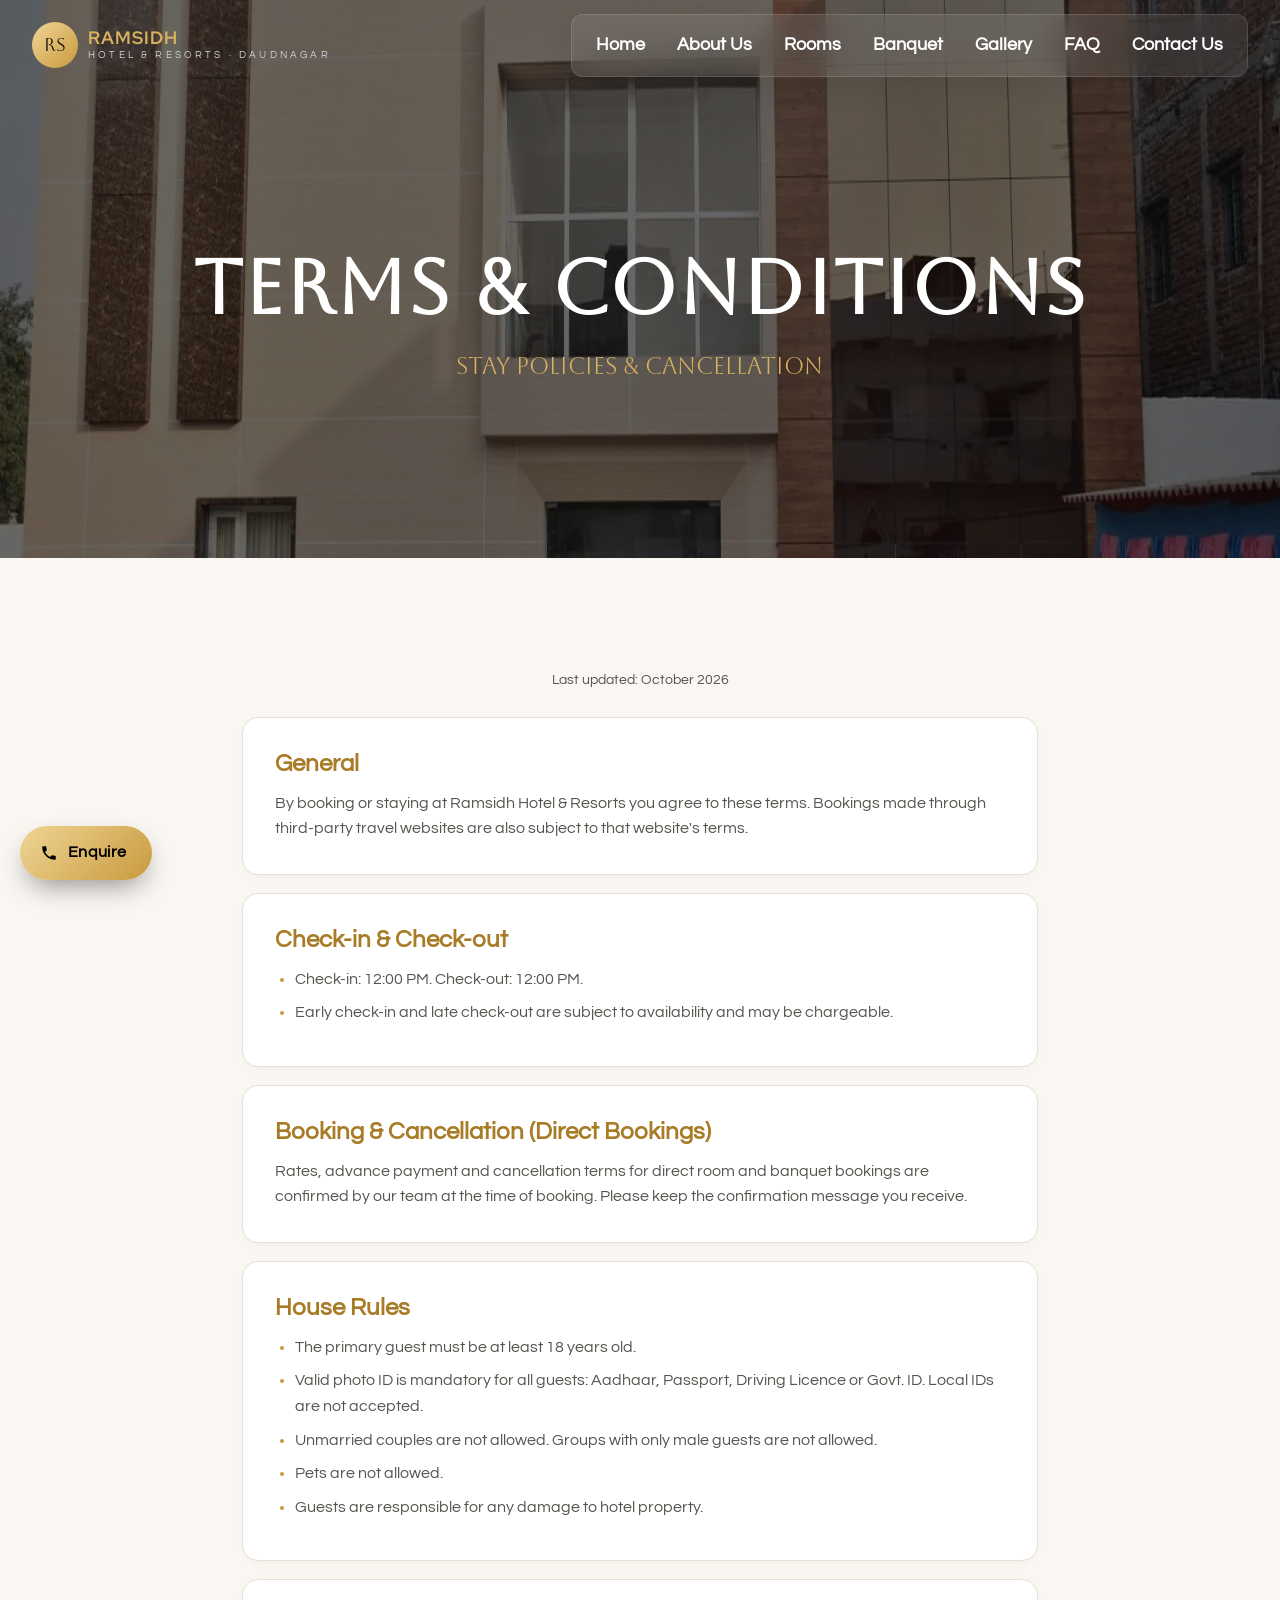
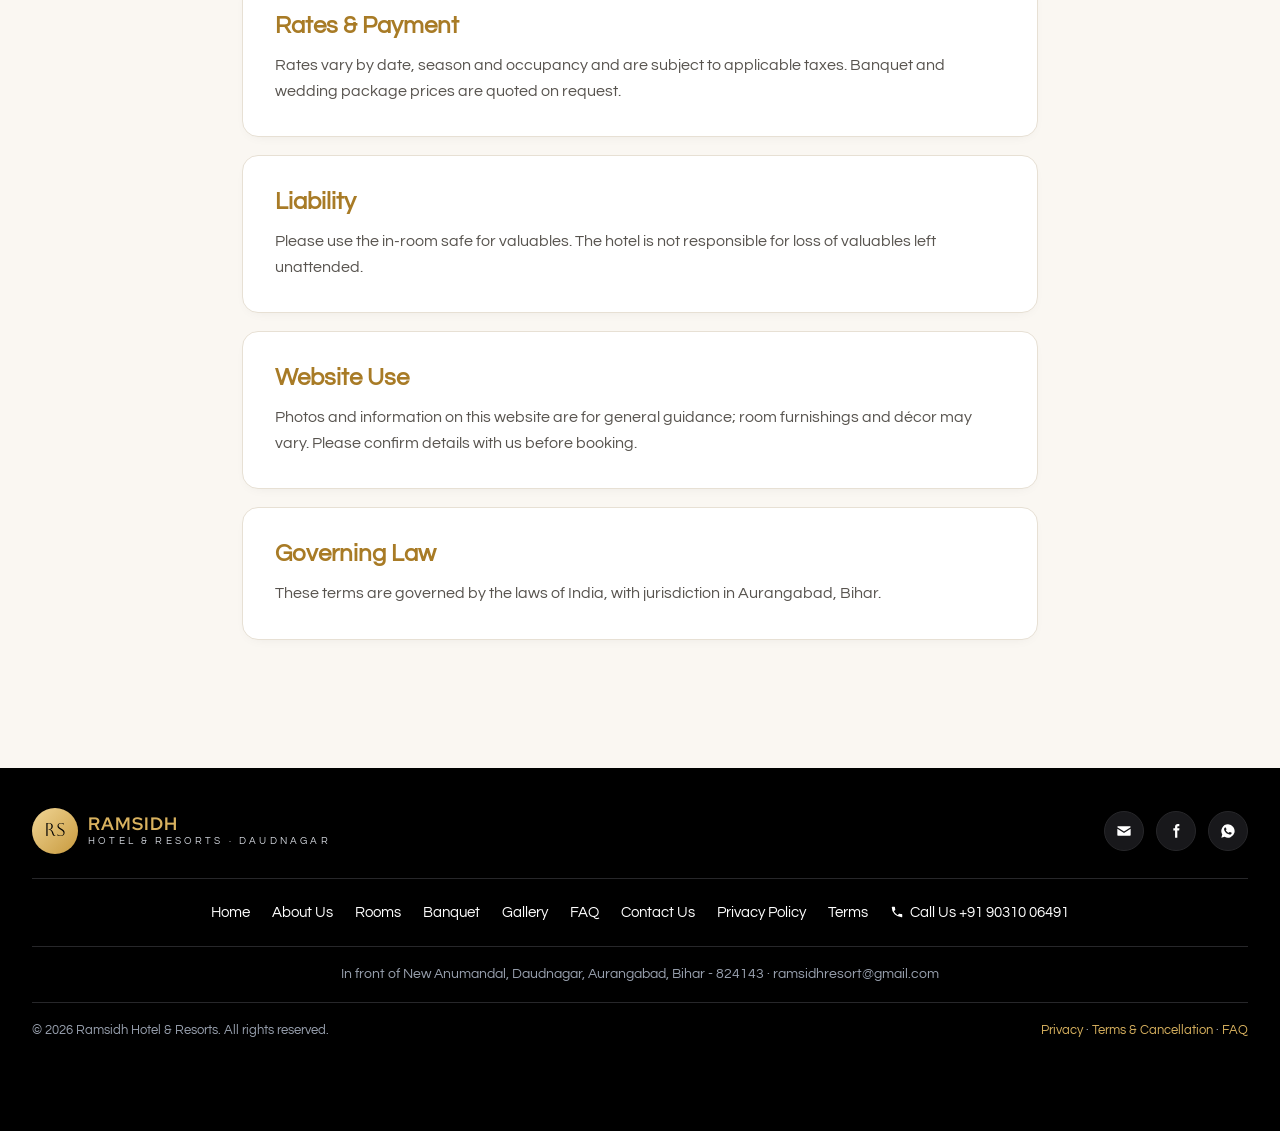
<file: terms.html>
<!doctype html>
<html lang="en">
<head>
<meta charset="utf-8">
<meta name="viewport" content="width=device-width, initial-scale=1">
<title>Terms & Conditions | Ramsidh Hotel & Resorts</title>
<meta name="description" content="Terms, house rules and cancellation policy of Ramsidh Hotel & Resorts, Daudnagar.">
<meta property="og:title" content="Terms & Conditions | Ramsidh Hotel & Resorts">
<meta property="og:description" content="Terms, house rules and cancellation policy of Ramsidh Hotel & Resorts, Daudnagar.">
<meta property="og:image" content="images/site/exterior/exterior-04.webp">
<meta name="theme-color" content="#000000">
<link rel="icon" href="data:image/svg+xml,%3Csvg xmlns='http://www.w3.org/2000/svg' viewBox='0 0 100 100'%3E%3Ccircle cx='50' cy='50' r='50' fill='%23d9b25f'/%3E%3Ctext x='50' y='64' font-size='40' text-anchor='middle' fill='%23000' font-family='serif'%3ERS%3C/text%3E%3C/svg%3E">
<link rel="preconnect" href="https://fonts.googleapis.com">
<link rel="preconnect" href="https://fonts.gstatic.com" crossorigin>
<link rel="stylesheet" href="css/style.css?v=6">
</head>
<body class="is-loading" data-wa="919031006491">

<div class="loader" aria-hidden="true"><div class="loader__logo"><span class="logo-mark">RS</span><div class="loader__spin"></div></div></div>

<nav class="navbar" aria-label="Main">
  <div class="navbar__inner">
    <a href="index.html" class="logo animate-logo-glow" aria-label="Ramsidh Hotel &amp; Resorts home"><span class="logo-mark">RS</span><span class="logo-text"><strong>RAMSIDH</strong><small>Hotel &amp; Resorts · Daudnagar</small></span></a>
    <div class="nav-pill glass-morphism"><a href="index.html">Home</a><a href="about.html">About Us</a><a href="rooms.html">Rooms</a><a href="banquet.html">Banquet</a><a href="gallery.html">Gallery</a><a href="faq.html">FAQ</a><a href="contact.html">Contact Us</a></div>
    <button class="menu-btn glass-morphism" aria-label="Open menu" aria-expanded="false"><svg viewBox="0 0 24 24" fill="none" stroke-width="2"><path d="M4 7h16M4 12h16M4 17h16"/></svg></button>
  </div>
</nav>

<div class="mobile-menu" role="dialog" aria-label="Menu">
  <button class="mobile-menu__close" aria-label="Close menu"><svg viewBox="0 0 24 24" fill="none" stroke-width="2"><path d="M6 6l12 12M18 6 6 18"/></svg></button>
  <a class="mobile-nav-item" href="index.html">Home</a><a class="mobile-nav-item" href="about.html">About Us</a><a class="mobile-nav-item" href="rooms.html">Rooms</a><a class="mobile-nav-item" href="banquet.html">Banquet</a><a class="mobile-nav-item" href="gallery.html">Gallery</a><a class="mobile-nav-item" href="faq.html">FAQ</a><a class="mobile-nav-item" href="contact.html">Contact Us</a>
  <a href="#" class="btn-gradient" data-open-modal>Book Your Stay <span class="arrow"><svg viewBox="0 0 24 24" fill="none" stroke="currentColor" stroke-width="2"><path d="M5 12h14M13 6l6 6-6 6"/></svg></span></a>
</div>

<main>
<section class="page-hero">
  <div class="page-hero__bg"><img src="images/site/exterior/exterior-04.webp" alt=""></div>
  <div class="page-hero__content animate__animated animate__slideInDown">
    <h1>Terms &amp; Conditions</h1>
    <p class="page-hero__sub">Stay policies &amp; cancellation</p>
    
  </div>
</section>

<section class="section">
  <div class="prose">
    <div class="wrap"><p class="updated reveal">Last updated: October 2026</p><div class="prose-card reveal" id="s0"><h2>General</h2><p>By booking or staying at Ramsidh Hotel &amp; Resorts you agree to these terms. Bookings made through third-party travel websites are also subject to that website's terms.</p></div><div class="prose-card reveal" id="s1"><h2>Check-in &amp; Check-out</h2><ul><li>Check-in: 12:00 PM. Check-out: 12:00 PM.</li><li>Early check-in and late check-out are subject to availability and may be chargeable.</li></ul></div><div class="prose-card reveal" id="s2"><h2>Booking &amp; Cancellation (Direct Bookings)</h2><p>Rates, advance payment and cancellation terms for direct room and banquet bookings are confirmed by our team at the time of booking. Please keep the confirmation message you receive.</p></div><div class="prose-card reveal" id="s3"><h2>House Rules</h2><ul><li>The primary guest must be at least 18 years old.</li><li>Valid photo ID is mandatory for all guests: Aadhaar, Passport, Driving Licence or Govt. ID. Local IDs are not accepted.</li><li>Unmarried couples are not allowed. Groups with only male guests are not allowed.</li><li>Pets are not allowed.</li><li>Guests are responsible for any damage to hotel property.</li></ul></div><div class="prose-card reveal" id="s4"><h2>Rates &amp; Payment</h2><p>Rates vary by date, season and occupancy and are subject to applicable taxes. Banquet and wedding package prices are quoted on request.</p></div><div class="prose-card reveal" id="s5"><h2>Liability</h2><p>Please use the in-room safe for valuables. The hotel is not responsible for loss of valuables left unattended.</p></div><div class="prose-card reveal" id="s6"><h2>Website Use</h2><p>Photos and information on this website are for general guidance; room furnishings and décor may vary. Please confirm details with us before booking.</p></div><div class="prose-card reveal" id="s7"><h2>Governing Law</h2><p>These terms are governed by the laws of India, with jurisdiction in Aurangabad, Bihar.</p></div></div>
  </div>
</section>

</main>

<footer class="footer">
  <div class="wrap">
    <div class="footer__top">
      <a href="index.html" class="logo animate-logo-glow" aria-label="Ramsidh Hotel &amp; Resorts home"><span class="logo-mark">RS</span><span class="logo-text"><strong>RAMSIDH</strong><small>Hotel &amp; Resorts · Daudnagar</small></span></a>
      <div class="socials-round"><a href="mailto:ramsidhresort@gmail.com" aria-label="Email"><svg viewBox="0 0 24 24" aria-hidden="true"><path d="M3 5h18a1 1 0 0 1 1 1v.4l-10 6.3L2 6.4V6a1 1 0 0 1 1-1zm-1 3.8l9.5 6a1 1 0 0 0 1 0l9.5-6V18a1 1 0 0 1-1 1H3a1 1 0 0 1-1-1z"/></svg></a><a href="https://www.facebook.com/profile.php?id=100075554602396" target="_blank" rel="noopener" aria-label="Facebook"><svg viewBox="0 0 24 24" aria-hidden="true"><path d="M14 8V6c0-.8.3-1.3 1.5-1.3H17V1.5A22 22 0 0 0 14.6 1.4C12.2 1.4 10.6 2.9 10.6 5.5V8H8v3.4h2.6V22H14V11.4h2.7L17.2 8z"/></svg></a><a href="https://wa.me/919031006491" target="_blank" rel="noopener" aria-label="WhatsApp"><svg viewBox="0 0 24 24" aria-hidden="true"><path d="M12 2a10 10 0 0 0-8.6 15.1L2 22l5-1.3A10 10 0 1 0 12 2zm5.3 14c-.2.6-1.3 1.2-1.8 1.2-.5.1-1 .2-3.4-.7-2.9-1.1-4.7-4.1-4.9-4.3-.1-.2-1.1-1.5-1.1-2.9s.7-2 1-2.3c.2-.3.5-.3.7-.3h.5c.2 0 .4 0 .6.5l.8 2c.1.2.1.3 0 .5l-.4.6-.3.4c-.1.1-.3.3-.1.6.2.3.8 1.3 1.6 2 1.1 1 2 1.3 2.3 1.4.3.2.5.1.6 0l.9-1.1c.2-.3.4-.2.6-.1l1.9.9c.3.1.5.2.5.3.1.2.1.7-.1 1.3z"/></svg></a></div>
    </div>
    <nav class="footer__links" aria-label="Footer"><a href="index.html">Home</a><a href="about.html">About Us</a><a href="rooms.html">Rooms</a><a href="banquet.html">Banquet</a><a href="gallery.html">Gallery</a><a href="faq.html">FAQ</a><a href="contact.html">Contact Us</a><a href="privacy-policy.html">Privacy Policy</a><a href="terms.html">Terms</a><a class="call" href="tel:+919031006491"><svg viewBox="0 0 24 24" aria-hidden="true"><path d="M6.6 10.8a15.1 15.1 0 0 0 6.6 6.6l2.2-2.2a1 1 0 0 1 1-.2c1.1.4 2.3.6 3.6.6a1 1 0 0 1 1 1V20a1 1 0 0 1-1 1A17 17 0 0 1 3 4a1 1 0 0 1 1-1h3.5a1 1 0 0 1 1 1c0 1.3.2 2.5.6 3.6a1 1 0 0 1-.3 1z"/></svg>Call Us +91 90310 06491</a></nav>
    <p class="footer__addr">In front of New Anumandal, Daudnagar, Aurangabad, Bihar - 824143 · ramsidhresort@gmail.com</p>
    <div class="footer__bottom">
      <span>© <span data-year>2026</span> Ramsidh Hotel &amp; Resorts. All rights reserved.</span>
      <span><a href="privacy-policy.html">Privacy</a> · <a href="terms.html">Terms &amp; Cancellation</a> · <a href="faq.html">FAQ</a></span>
    </div>
  </div>
</footer>

<div class="enq">
  <div class="enq__panel" id="enq-panel" role="dialog" aria-label="Contact options">
    <button class="enq__close" aria-label="Close"><svg viewBox="0 0 24 24" fill="none" stroke-width="2"><path d="M6 6l12 12M18 6 6 18"/></svg></button>
    <h3>Need Help?</h3>
    <p>Choose how you'd like to reach us:</p>
    <a class="enq__opt" href="tel:+919031006491"><span class="enq__ic enq__ic--call"><svg viewBox="0 0 24 24" aria-hidden="true"><path d="M6.6 10.8a15.1 15.1 0 0 0 6.6 6.6l2.2-2.2a1 1 0 0 1 1-.2c1.1.4 2.3.6 3.6.6a1 1 0 0 1 1 1V20a1 1 0 0 1-1 1A17 17 0 0 1 3 4a1 1 0 0 1 1-1h3.5a1 1 0 0 1 1 1c0 1.3.2 2.5.6 3.6a1 1 0 0 1-.3 1z"/></svg></span><span><b>Call Us</b><small>+91 90310 06491</small></span></a>
    <a class="enq__opt" href="https://wa.me/919031006491?text=Hello%20Ramsidh%20Hotel%20%26%20Resorts%2C%20I%27d%20like%20to%20enquire%20about%20" target="_blank" rel="noopener"><span class="enq__ic enq__ic--wa"><svg viewBox="0 0 24 24" aria-hidden="true"><path d="M12 2a10 10 0 0 0-8.6 15.1L2 22l5-1.3A10 10 0 1 0 12 2zm5.3 14c-.2.6-1.3 1.2-1.8 1.2-.5.1-1 .2-3.4-.7-2.9-1.1-4.7-4.1-4.9-4.3-.1-.2-1.1-1.5-1.1-2.9s.7-2 1-2.3c.2-.3.5-.3.7-.3h.5c.2 0 .4 0 .6.5l.8 2c.1.2.1.3 0 .5l-.4.6-.3.4c-.1.1-.3.3-.1.6.2.3.8 1.3 1.6 2 1.1 1 2 1.3 2.3 1.4.3.2.5.1.6 0l.9-1.1c.2-.3.4-.2.6-.1l1.9.9c.3.1.5.2.5.3.1.2.1.7-.1 1.3z"/></svg></span><span><b>WhatsApp</b><small>Chat with us instantly</small></span></a>
    <a class="enq__opt" href="mailto:ramsidhresort@gmail.com"><span class="enq__ic enq__ic--mail"><svg viewBox="0 0 24 24" aria-hidden="true"><path d="M3 5h18a1 1 0 0 1 1 1v.4l-10 6.3L2 6.4V6a1 1 0 0 1 1-1zm-1 3.8l9.5 6a1 1 0 0 0 1 0l9.5-6V18a1 1 0 0 1-1 1H3a1 1 0 0 1-1-1z"/></svg></span><span><b>Email Us</b><small>ramsidhresort@gmail.com</small></span></a>
    <a class="enq__opt" href="#" data-open-modal><span class="enq__ic enq__ic--book"><svg viewBox="0 0 24 24" aria-hidden="true"><path d="M2 6a1 1 0 0 1 2 0v7h7V8a1 1 0 0 1 1-1h7a3 3 0 0 1 3 3v8a1 1 0 0 1-2 0v-2H4v2a1 1 0 0 1-2 0zm5 1a2.5 2.5 0 1 1 0 5 2.5 2.5 0 0 1 0-5z"/></svg></span><span><b>Booking Enquiry</b><small>Rooms, banquet &amp; events</small></span></a>
    <p class="enq__foot">We're here to help, 24 hours a day</p>
  </div>
  <button class="enq__btn" aria-expanded="false" aria-controls="enq-panel"><svg viewBox="0 0 24 24" aria-hidden="true"><path d="M6.6 10.8a15.1 15.1 0 0 0 6.6 6.6l2.2-2.2a1 1 0 0 1 1-.2c1.1.4 2.3.6 3.6.6a1 1 0 0 1 1 1V20a1 1 0 0 1-1 1A17 17 0 0 1 3 4a1 1 0 0 1 1-1h3.5a1 1 0 0 1 1 1c0 1.3.2 2.5.6 3.6a1 1 0 0 1-.3 1z"/></svg><span>Enquire</span></button>
</div>

<div class="modal" role="dialog" aria-modal="true" aria-labelledby="modal-title">
  <div class="modal__box">
    <button class="modal__close" aria-label="Close"><svg viewBox="0 0 24 24" fill="none" stroke-width="2"><path d="M6 6l12 12M18 6 6 18"/></svg></button>
    <h2 id="modal-title">GET IN TOUCH</h2>
    <div class="uline"></div>
    <p class="lead">Share your details for a quick booking enquiry</p>
    <form data-enquiry novalidate>
      <div class="ifield"><label for="m-name">Your Name</label><div class="box"><svg viewBox="0 0 24 24" aria-hidden="true"><path d="M12 12a5 5 0 1 0 0-10 5 5 0 0 0 0 10zm0 2c-5 0-9 2.5-9 6v2h18v-2c0-3.5-4-6-9-6z"/></svg><input id="m-name" name="name" placeholder="Enter your name" required autocomplete="name"></div></div>
      <div class="ifield"><label for="m-phone">Phone Number</label><div class="box"><svg viewBox="0 0 24 24" aria-hidden="true"><path d="M6.6 10.8a15.1 15.1 0 0 0 6.6 6.6l2.2-2.2a1 1 0 0 1 1-.2c1.1.4 2.3.6 3.6.6a1 1 0 0 1 1 1V20a1 1 0 0 1-1 1A17 17 0 0 1 3 4a1 1 0 0 1 1-1h3.5a1 1 0 0 1 1 1c0 1.3.2 2.5.6 3.6a1 1 0 0 1-.3 1z"/></svg><input id="m-phone" name="phone" type="tel" placeholder="Enter your phone number" required autocomplete="tel"></div></div>
      <div class="ifield-row">
        <div class="ifield"><label for="m-in">Check-in / Event date</label><div class="box"><input id="m-in" name="checkin" type="date" required></div></div>
        <div class="ifield"><label for="m-out">Check-out</label><div class="box"><input id="m-out" name="checkout" type="date"></div></div>
      </div>
      <div class="ifield"><label for="m-room">Room / Purpose</label><div class="box"><svg viewBox="0 0 24 24" aria-hidden="true"><path d="M2 6a1 1 0 0 1 2 0v7h7V8a1 1 0 0 1 1-1h7a3 3 0 0 1 3 3v8a1 1 0 0 1-2 0v-2H4v2a1 1 0 0 1-2 0zm5 1a2.5 2.5 0 1 1 0 5 2.5 2.5 0 0 1 0-5z"/></svg><select id="m-room" name="room"><option value="">Any room</option><option>Premium Deluxe AC Room</option><option>Suite Room</option><option>Banquet / Wedding</option><option>Conference / Meeting</option><option>Birthday / Party</option></select></div></div>
      <button type="submit" class="btn-submit">Send Enquiry</button>
      <p class="form-status" aria-live="polite" style="text-align:center;margin-top:10px"></p>
      <p class="note">Opens WhatsApp with your details — call us anytime on +91 90310 06491</p>
    </form>
  </div>
</div>
<script src="js/main.js?v=2"></script>
</body>
</html>
</file>
<file: css/style.css>
/* =========================================================
   Ramsidh Hotel & Resorts — shared stylesheet
   Questrial (bold uppercase headlines), Aboreto (inner-page heroes +
   popup), Ramsidh gold accents taken from the hotel's logo.
   Black hero/nav/footer, light content sections (see bottom).
   ========================================================= */

@import url("https://fonts.googleapis.com/css2?family=Aboreto&family=Questrial&family=Red+Hat+Display:wght@500;700;800&display=swap");

:root {
  --black: #000;
  --panel: #0a0a0a;
  --zinc-900: #18181b;
  --zinc-800: #27272a;
  --gray-800: rgba(30, 41, 57, .5);
  --amber-300: #f0d595;
  --amber-400: #d9b25f;
  --amber-500: #c89a3e;
  --amber-600: #a87b26;
  --white: #fff;
  --gray-200: #e5e7eb;
  --gray-300: #d1d5dc;
  --gray-400: #99a1af;
  --gray-500: #6a7282;

  --f-body: "Questrial", sans-serif;
  --f-display: "Aboreto", cursive;
  --f-redhat: "Red Hat Display", "Questrial", sans-serif;

  --ease: cubic-bezier(.4, 0, .2, 1);
  --ease-out: cubic-bezier(0, 0, .2, 1);

  --wrap: 1280px;
  --pad: clamp(16px, 4vw, 32px);
}

*, *::before, *::after { box-sizing: border-box; }
html { scroll-behavior: smooth; -webkit-text-size-adjust: 100%; }
html, body { background: var(--black); margin: 0; padding: 0; width: 100%; }
body { color: var(--white); font-family: var(--f-body); font-size: 16px; line-height: 1.6; overflow-x: hidden; -webkit-font-smoothing: antialiased; }
body.is-loading { overflow: hidden; }
img { max-width: 100%; display: block; }
a { color: inherit; text-decoration: none; }
button, input, select, textarea { font: inherit; color: inherit; }
button { background: none; border: 0; cursor: pointer; padding: 0; }
::selection { background: var(--amber-400); color: #000; }
main { overflow-x: clip; }

.wrap { width: 100%; max-width: var(--wrap); margin: 0 auto; padding: 0 var(--pad); }
.text-amber { color: var(--amber-400); }
.center { text-align: center; }

h1, h2, h3, h4 { margin: 0; font-weight: 700; line-height: 1.2; }
p { margin: 0 0 1em; color: var(--gray-300); }

/* ---------- Loader (reference: questrial, centered, bg-black) ---------- */
.loader { position: fixed; inset: 0; z-index: 999; background: #000; display: flex; align-items: center; justify-content: center; transition: opacity .6s var(--ease), visibility .6s; }
.loader.is-done { opacity: 0; visibility: hidden; }
.loader__logo { display: flex; flex-direction: column; align-items: center; gap: 18px; }
.loader__logo .logo-mark { width: 64px; height: 64px; font-size: 1.5rem; animation: logoGlowAmber 1.6s ease-in-out infinite; }
.loader__spin { width: 36px; height: 36px; border-radius: 50%; border: 3px solid rgba(217,178,95,.2); border-top-color: var(--amber-400); animation: spin .9s linear infinite; }
@keyframes spin { to { transform: rotate(360deg); } }
@keyframes logoGlowAmber { 0%,100% { filter: drop-shadow(0 0 5px rgba(217,178,95,.3)); } 50% { filter: drop-shadow(0 0 15px rgba(217,178,95,.6)); } }

/* ---------- Logo ---------- */
.logo { display: inline-flex; align-items: center; gap: 10px; line-height: 1; }
.logo-mark {
  width: 46px; height: 46px; border-radius: 6px; display: grid; place-items: center;
  background: linear-gradient(135deg, var(--amber-300), var(--amber-500)); color: #000;
  font-family: var(--f-redhat); font-weight: 800; font-size: 1.1rem; letter-spacing: -.02em;
}
.logo-text strong { display: block; font-family: var(--f-redhat); font-weight: 700; font-size: 1.12rem; letter-spacing: .06em; color: var(--amber-400); }
.logo-text small { display: block; font-size: .62rem; letter-spacing: .32em; color: var(--gray-300); margin-top: 4px; text-transform: uppercase; }
.animate-logo-glow { animation: logoGlowAmber 3s ease-in-out infinite; }

/* ---------- Navbar (copied behaviour: slideInNav, glass pill, glow, item fade) ---------- */
@keyframes slideInNav { from { opacity: 0; transform: translateY(-100%); } to { opacity: 1; transform: translateY(0); } }
@keyframes navItemFadeIn { from { opacity: 0; transform: translateY(-20px); } to { opacity: 1; transform: translateY(0); } }
@keyframes navbarGlow { 0%,100% { box-shadow: 0 4px 20px rgba(255,255,255,.1); } 50% { box-shadow: 0 8px 40px rgba(255,255,255,.15); } }
@keyframes menuButtonPulse { 0%,100% { box-shadow: 0 0 0 0 rgba(217,178,95,.4); } 50% { box-shadow: 0 0 0 10px rgba(217,178,95,0); } }

.navbar { position: fixed; top: 0; left: 0; width: 100%; z-index: 50; transition: transform .5s ease-in-out, background .5s; animation: slideInNav .8s ease-out; }
.navbar.is-hidden { transform: translateY(-100%); }
.navbar.is-scrolled { background: linear-gradient(to bottom, rgba(0,0,0,.85), rgba(0,0,0,0)); }
.navbar__inner { max-width: var(--wrap); margin: 0 auto; padding: 14px var(--pad); display: flex; align-items: center; justify-content: space-between; gap: 20px; }
.glass-morphism { background: rgba(255,255,255,.08); backdrop-filter: blur(20px); -webkit-backdrop-filter: blur(20px); border: 1px solid rgba(255,255,255,.12); box-shadow: 0 8px 32px 0 rgba(0,0,0,.1); transition: all .3s; }
.glass-morphism:hover { background: rgba(255,255,255,.1); border-color: rgba(255,255,255,.18); box-shadow: 0 8px 32px 0 rgba(0,0,0,.15); }
.nav-pill { display: flex; align-items: center; border-radius: 12px; padding: 4px 8px; animation: navbarGlow 4s ease-in-out infinite; }
.nav-pill a {
  position: relative; padding: 12px 16px; border-radius: 9999px; font-size: 18px; font-weight: 700; color: #fff;
  opacity: 0; animation: navItemFadeIn .6s ease-out forwards; transition: color .3s, transform .3s;
}
.nav-pill a:hover { transform: scale(1.1); color: var(--amber-400); }
.nav-pill a[aria-current="page"] { color: var(--amber-400); }
.nav-pill a::after { content: ""; position: absolute; left: 50%; bottom: 6px; width: 0; height: 2px; background: var(--amber-400); border-radius: 2px; transform: translateX(-50%); transition: width .3s; }
.nav-pill a:hover::after, .nav-pill a[aria-current="page"]::after { width: 40%; }

.menu-btn { display: none; width: 46px; height: 46px; border-radius: 12px; align-items: center; justify-content: center; animation: menuButtonPulse 2s ease-in-out infinite; }
.menu-btn svg { width: 24px; height: 24px; stroke: #fff; }
.mobile-menu {
  position: fixed; inset: 0; z-index: 60; background: rgba(0,0,0,.92); backdrop-filter: blur(16px); -webkit-backdrop-filter: blur(16px);
  display: flex; flex-direction: column; padding: 90px 24px 30px; gap: 6px;
  opacity: 0; visibility: hidden; transform: translateY(-20px); transition: all .4s var(--ease); overflow-y: auto;
}
.menu-open .mobile-menu { opacity: 1; visibility: visible; transform: none; }
.menu-open { overflow: hidden; }
.mobile-menu__close { position: absolute; top: 20px; right: 20px; width: 44px; height: 44px; border-radius: 50%; border: 1px solid rgba(255,255,255,.2); display: grid; place-items: center; }
.mobile-menu__close svg { width: 20px; height: 20px; stroke: #fff; }
.mobile-nav-item { display: block; padding: 14px 18px; border-radius: 12px; font-size: 1.15rem; font-weight: 700; transition: all .3s var(--ease); }
.mobile-nav-item:hover { transform: translateX(8px) scale(1.02); background: rgba(255,255,255,.06); }
.mobile-nav-item[aria-current="page"] { color: var(--amber-400); background: rgba(217,178,95,.08); }
.mobile-menu .btn-gradient { margin-top: 18px; justify-content: center; }

/* ---------- animate.css (subset used by the reference) ---------- */
.animate__animated { animation-duration: 1s; animation-fill-mode: both; }
.animate__slideInDown { animation-name: slideInDown; }
.animate__slideInRight { animation-name: slideInRight; }
.animate__slideInUp { animation-name: slideInUp; }
.animate__fadeIn { animation-name: fadeIn; }
@keyframes slideInDown { from { transform: translate3d(0,-100%,0); visibility: visible; } to { transform: translate3d(0,0,0); } }
@keyframes slideInRight { from { transform: translate3d(100%,0,0); visibility: visible; } to { transform: translate3d(0,0,0); } }
@keyframes slideInUp { from { transform: translate3d(0,100%,0); visibility: visible; } to { transform: translate3d(0,0,0); } }
@keyframes fadeIn { from { opacity: 0; } to { opacity: 1; } }
.is-loading .animate__animated, .is-loading .navbar, .is-loading .nav-pill a { animation-play-state: paused; }

/* ---------- Buttons (reference classes translated) ---------- */
.btn-white, .btn-outline, .btn-black {
  display: inline-flex; align-items: center; justify-content: center; gap: 8px; cursor: pointer;
  font-weight: 600; padding: 12px 32px; border-radius: 6px; transition: all .3s ease-in-out; font-size: 16px;
}
.btn-white { background: #fff; color: #000; border: 1px solid #fff; }
.btn-white:hover { background: var(--gray-200); transform: scale(1.05); }
.btn-outline { border: 1px solid #fff; color: #fff; }
.btn-outline:hover { background: #fff; color: #000; transform: scale(1.05); }
.btn-black { border: 2px solid #fff; background: #000; color: #fff; }
.btn-black:hover { transform: scale(1.05); }
.btn-gradient {
  display: inline-flex; align-items: center; gap: 12px; background: linear-gradient(to right, var(--amber-500), var(--amber-300));
  color: #000; font-weight: 600; letter-spacing: .025em; padding: 10px 10px 10px 24px; border-radius: 9999px;
  box-shadow: 0 10px 15px -3px rgba(200,154,62,.2); transition: all .3s ease-in-out;
}
.btn-gradient:hover { transform: translateY(-2px); box-shadow: 0 20px 25px -5px rgba(217,178,95,.2); }
.btn-gradient .arrow { width: 28px; height: 28px; border-radius: 50%; background: rgba(0,0,0,.12); display: grid; place-items: center; transition: transform .3s; }
.btn-gradient:hover .arrow { transform: translateX(3px); }
.btn-gradient svg, .btn-white svg, .btn-outline svg { width: 16px; height: 16px; }
.btn-outline-amber {
  display: inline-flex; align-items: center; justify-content: center; width: 100%; padding: 12px 24px; border-radius: 9999px;
  border: 1px solid var(--amber-400); color: var(--amber-400); background: #000; text-transform: uppercase; letter-spacing: .1em; font-weight: 500;
  transition: all .3s;
}
.btn-outline-amber:hover { background: var(--amber-400); color: #000; }

/* ---------- Home hero ---------- */
.hero { position: relative; min-height: 100vh; display: flex; flex-direction: column; color: #fff; overflow: hidden; background: #000; }
.hero__bg { position: absolute; inset: 0; }
.hero__bg img { width: 100%; height: 100%; object-fit: cover; position: absolute; inset: 0; opacity: 0; transition: opacity 1.4s ease; transform: scale(1.06); }
.hero__bg img.is-active { opacity: 1; animation: heroZoom 8s ease-out forwards; }
@keyframes heroZoom { from { transform: scale(1.06); } to { transform: scale(1); } }
.hero::after { content: ""; position: absolute; inset: 0; background: linear-gradient(to right, rgba(0,0,0,.75), rgba(0,0,0,.35) 60%, rgba(0,0,0,.25)), linear-gradient(to top, rgba(0,0,0,.6), transparent 40%); }
.hero__content { position: relative; z-index: 10; max-width: var(--wrap); width: 100%; margin: 0 auto; padding: 0 var(--pad); flex-grow: 1; display: flex; flex-direction: column; justify-content: center; padding-top: 110px; padding-bottom: 150px; }
.hero h1 { font-size: clamp(2.25rem, 6vw, 3.75rem); text-transform: uppercase; letter-spacing: 1.5px; line-height: 1.25; }
.hero__sub { max-width: 560px; font-size: clamp(1rem, 1.6vw, 1.15rem); margin: 18px 0 0; color: var(--gray-200); }
.hero__actions { display: flex; flex-wrap: wrap; gap: 16px; margin-top: 30px; }
.hero__stats { position: absolute; z-index: 10; right: var(--pad); bottom: 110px; display: flex; gap: clamp(24px, 4vw, 40px); align-items: center; }
.hero__stats--inline { position: static; justify-content: center; margin-top: 24px; }
.stat-big { text-align: center; }
.stat-big b { display: block; font-size: clamp(2rem, 4vw, 3rem); font-weight: 700; line-height: 1.1; color: #fff; }
.stat-big span { display: block; font-size: 12px; letter-spacing: 1.2px; text-transform: uppercase; color: var(--amber-400); margin-top: 4px; }

/* ---------- Inner page hero (reference: aboreto, centered, slideInDown) ---------- */
.page-hero { position: relative; height: clamp(420px, 62vh, 560px); overflow: hidden; display: flex; align-items: center; justify-content: center; }
.page-hero__bg { position: absolute; inset: 0; }
.page-hero__bg img { width: 100%; height: 100%; object-fit: cover; }
.page-hero::after { content: ""; position: absolute; inset: 0; background: rgba(0,0,0,.6); }
.page-hero__content { position: relative; z-index: 20; max-width: var(--wrap); margin: 0 auto; height: 100%; display: flex; flex-direction: column; align-items: center; justify-content: center; text-align: center; padding: 90px 16px 20px; font-family: var(--f-display); }
.page-hero h1 { font-size: clamp(2.25rem, 6vw, 3.75rem); font-weight: 700; text-transform: uppercase; letter-spacing: .025em; }
.page-hero__sub { margin: 16px 0 0; max-width: 42rem; font-size: clamp(1rem, 2vw, 1.25rem); color: var(--amber-400); text-transform: uppercase; }
.page-hero .hero__stats--inline { font-family: var(--f-body); }

/* ---------- Section title (bold + amber gradient underline) ---------- */
.section { padding: clamp(64px, 9vw, 110px) 0; position: relative; }
.section--tight { padding: clamp(48px, 6vw, 72px) 0; }
.title { text-align: center; margin-bottom: clamp(36px, 5vw, 56px); }
.title h2 { font-size: clamp(1.875rem, 4.5vw, 3rem); margin-bottom: 8px; }
.title .uline { height: 4px; width: min(363px, 70%); margin: 0 auto; border-radius: 9999px; background: linear-gradient(to right, transparent, var(--amber-400), transparent); transform-origin: center; }
.title p { max-width: 720px; margin: 18px auto 0; color: var(--gray-400); font-size: clamp(1rem, 1.5vw, 1.125rem); }
.reveal .uline { transform: scaleX(0); transition: transform .9s var(--ease-out) .25s; }
.reveal.is-in .uline { transform: scaleX(1); }

/* ---------- Intro: text + scrolling image grid ---------- */
.intro { display: grid; grid-template-columns: 1fr 1.15fr; gap: clamp(32px, 5vw, 64px); align-items: center; }
.intro h2 { font-size: clamp(1.9rem, 4vw, 2.6rem); line-height: 1.25; margin-bottom: 18px; }
.intro p { font-size: 1rem; max-width: 520px; }
.intro .btn-outline { margin-top: 12px; }
.img-marquee { overflow: hidden; display: grid; gap: 12px; mask-image: linear-gradient(to right, transparent, #000 8%, #000 92%, transparent); -webkit-mask-image: linear-gradient(to right, transparent, #000 8%, #000 92%, transparent); }
.img-marquee__row { display: flex; gap: 12px; width: max-content; animation: marquee 40s linear infinite; }
.img-marquee__row--rev { animation-direction: reverse; }
.img-marquee__row img { height: clamp(150px, 18vw, 230px); width: auto; aspect-ratio: 3/2; object-fit: cover; border-radius: 6px; }
.img-marquee:hover .img-marquee__row { animation-play-state: paused; }
@keyframes marquee { from { transform: translateX(0); } to { transform: translateX(-50%); } }

/* ---------- Media + rotating word ---------- */
.media-split { display: grid; grid-template-columns: 1fr 1fr; gap: clamp(28px, 4vw, 48px); align-items: center; }
.media-split--rev .media-split__img { order: 2; }
.media-split__img { border-radius: 16px; overflow: hidden; aspect-ratio: 1/1; }
.media-split__img img { width: 100%; height: 100%; object-fit: cover; transition: transform .7s var(--ease); }
.media-split__img:hover img { transform: scale(1.06); }
.rotator-title { font-family: var(--f-body); font-size: clamp(1.9rem, 4.6vw, 3.4rem); font-weight: 700; text-transform: uppercase; letter-spacing: .025em; line-height: 1.15; }
.rotator { display: block; position: relative; height: 1.25em; overflow: hidden; color: var(--amber-400); }
.rotator span { position: absolute; left: 0; top: 0; white-space: nowrap; opacity: 0; transform: translateY(20px); transition: opacity .5s var(--ease), transform .5s var(--ease); }
.rotator span.is-active { opacity: 1; transform: translateY(0); }
.rotator span.is-leaving { opacity: 0; transform: translateY(-20px); }
.media-split p { font-size: 1.125rem; margin-top: 28px; }
.check-list { list-style: none; padding: 0; margin: 20px 0 0; display: grid; grid-template-columns: 1fr 1fr; gap: 10px 20px; }
.check-list li { display: flex; gap: 10px; align-items: center; color: var(--gray-300); }
.check-list svg { width: 18px; height: 18px; flex: 0 0 18px; fill: var(--amber-400); }

/* ---------- Pill tabs + room showcase ---------- */
.pills { display: flex; flex-wrap: wrap; justify-content: center; gap: 10px; margin-bottom: 28px; }
.pill { padding: 10px 18px; border-radius: 9999px; border: 1px solid rgba(113,113,122,.6); color: var(--gray-300); font-size: .95rem; transition: all .3s; }
.pill:hover { border-color: var(--amber-400); color: #fff; transform: scale(1.05); }
.pill.is-active { background: var(--amber-400); border-color: var(--amber-400); color: #000; }
.showcase { position: relative; border-radius: 16px; overflow: hidden; background: var(--panel); }
.showcase__panel { display: none; grid-template-columns: 1.4fr 1fr; min-height: 460px; }
.showcase__panel.is-active { display: grid; animation: fadeIn .6s var(--ease); }
.showcase__img { position: relative; overflow: hidden; }
.showcase__img img { position: absolute; inset: 0; width: 100%; height: 100%; object-fit: cover; animation: heroZoom 1.2s var(--ease-out); }
.showcase__body { padding: clamp(26px, 4vw, 44px); display: flex; flex-direction: column; justify-content: center; border: 1px solid var(--zinc-800); border-left: 0; border-radius: 0 16px 16px 0; background: linear-gradient(to bottom right, #000, rgba(217,178,95,.08)); }
.showcase__body h3 { font-size: clamp(1.5rem, 2.6vw, 1.9rem); margin-bottom: 6px; }
.showcase__tag { color: var(--amber-400); font-size: 12px; letter-spacing: 1.2px; text-transform: uppercase; margin-bottom: 10px; display: block; }
.showcase__meta { display: flex; flex-wrap: wrap; gap: 8px; margin: 14px 0 18px; padding: 0; list-style: none; }
.showcase__meta li { font-size: .82rem; padding: 6px 12px; border-radius: 9999px; background: rgba(255,255,255,.06); border: 1px solid rgba(255,255,255,.1); color: var(--gray-200); }
.tip { display: inline-block; margin: 26px auto 0; padding: 8px 16px; border-radius: 8px; border: 1px solid var(--zinc-800); background: var(--zinc-900); color: var(--gray-300); font-size: .9rem; }
.tip b { color: var(--amber-500); font-weight: 600; }

/* ---------- Why-us card marquee ---------- */
.card-marquee { overflow: hidden; padding: 6px 0; mask-image: linear-gradient(to right, transparent, #000 6%, #000 94%, transparent); -webkit-mask-image: linear-gradient(to right, transparent, #000 6%, #000 94%, transparent); }
.card-marquee__track { display: flex; gap: 24px; width: max-content; animation: marquee 45s linear infinite; }
.card-marquee:hover .card-marquee__track { animation-play-state: paused; }
.why-card {
  flex-shrink: 0; width: clamp(280px, 26vw, 320px); min-height: 340px; padding: 32px; border-radius: 24px; text-align: center;
  background: linear-gradient(to bottom right, #000, rgba(217,178,95,.1)); backdrop-filter: blur(4px);
  border: 1px solid var(--gray-800); transition: border-color .3s, transform .3s;
  display: flex; flex-direction: column; align-items: center; justify-content: center;
}
.why-card:hover { border-color: var(--amber-400); transform: translateY(-4px); }
.why-card svg { width: 48px; height: 48px; fill: var(--amber-400); margin-bottom: 18px; }
.why-card h3 { font-size: 1.5rem; margin-bottom: 12px; }
.why-card p { font-size: .95rem; color: var(--gray-300); margin: 0; }

/* ---------- Featured gallery rows (amber-bordered tiles) ---------- */
.feature-rows { display: grid; gap: 0; overflow: hidden; mask-image: none; -webkit-mask-image: none; }
.feature-rows .img-marquee__row { gap: 0; animation-duration: 55s; }
.feature-rows .img-marquee__row img { height: clamp(200px, 26vw, 340px); border-radius: 0; border: 1px solid rgba(217,178,95,.5); }
.feature-rows:hover .img-marquee__row { animation-play-state: paused; }

/* ---------- Testimonials ---------- */
.testi { position: relative; padding: 0 56px; }
.testi__viewport { overflow: hidden; }
.testi__track { display: flex; transition: transform .6s var(--ease); }
.testi-card { flex: 0 0 33.333%; padding: 0 16px; }
.testi-card__inner { height: 100%; display: flex; flex-direction: column; padding: 8px 4px; }
.testi-card .q { color: var(--amber-400); font-family: Georgia, serif; font-size: 2.6rem; line-height: .6; height: 26px; font-weight: 700; }
.testi-card .q--end { align-self: flex-end; }
.testi-card p { color: var(--gray-200); text-align: justify; font-size: .95rem; margin: 14px 0; flex: 1; }
.testi-card footer { display: flex; justify-content: space-between; align-items: center; border-top: 1px solid var(--zinc-800); padding-top: 16px; margin-top: 16px; }
.testi-card h4 { font-size: 1.05rem; }
.testi-card .loc { display: inline-flex; gap: 4px; align-items: center; color: var(--amber-400); font-size: .78rem; }
.testi-card .loc svg { width: 12px; height: 12px; fill: currentColor; }
.testi__btn { position: absolute; top: 40%; width: 40px; height: 40px; border-radius: 50%; display: grid; place-items: center; color: #fff; transition: all .3s; }
.testi__btn:hover { background: rgba(255,255,255,.1); color: var(--amber-400); }
.testi__btn svg { width: 22px; height: 22px; }
.testi__prev { left: 0; }
.testi__next { right: 0; }
.glow-band { position: relative; }
.glow-band::before { content: ""; position: absolute; left: 0; right: 0; top: 50%; height: 120px; transform: translateY(-50%); background: radial-gradient(ellipse at center, rgba(217,178,95,.12), transparent 70%); pointer-events: none; }
.scores { display: flex; justify-content: center; flex-wrap: wrap; gap: 14px 40px; margin-top: 40px; color: var(--gray-400); font-size: .9rem; }
.scores b { color: var(--amber-400); font-size: 1.25rem; margin-right: 6px; }

/* ---------- Logo-style text marquee (Brands We Trust → Nearby) ---------- */
.band-light { background: #fff; color: #000; }
.band-light .title h2 { color: #000; }
.band-light .title p { color: var(--gray-500); }
.text-marquee { overflow: hidden; }
.text-marquee__track { display: flex; gap: 70px; width: max-content; animation: marquee 35s linear infinite; align-items: center; }
.text-marquee__item { display: flex; flex-direction: column; align-items: center; font-family: var(--f-redhat); }
.text-marquee__item b { font-size: clamp(1.4rem, 2.6vw, 2rem); font-weight: 800; color: #111; letter-spacing: -.01em; white-space: nowrap; }
.text-marquee__item span { font-size: .78rem; color: var(--amber-600); font-family: var(--f-body); letter-spacing: 1px; text-transform: uppercase; }

/* ---------- Cards grid (amenities, values, places) ---------- */
.cards { display: grid; grid-template-columns: repeat(4, 1fr); gap: 24px; }
.cards--3 { grid-template-columns: repeat(3, 1fr); }
.card {
  padding: 30px 28px; border-radius: 24px; background: linear-gradient(to bottom right, #000, rgba(217,178,95,.1));
  border: 1px solid var(--gray-800); transition: border-color .3s, transform .3s;
}
.card:hover { border-color: var(--amber-400); transform: translateY(-4px); }
.card svg { width: 40px; height: 40px; fill: var(--amber-400); margin-bottom: 16px; }
.card h3 { font-size: 1.2rem; margin-bottom: 8px; }
.card p { font-size: .93rem; margin: 0; }
.card .big { display: block; font-size: 2rem; font-weight: 700; color: var(--amber-400); margin-bottom: 6px; }

/* ---------- Rooms page detail ---------- */
.room-detail { display: grid; grid-template-columns: 1.15fr 1fr; gap: clamp(28px, 4vw, 56px); align-items: center; padding: clamp(40px, 6vw, 70px) 0; border-bottom: 1px solid var(--zinc-800); }
.room-detail:last-child { border-bottom: 0; }
.room-detail--rev .room-detail__media { order: 2; }
.room-detail__media { display: grid; grid-template-columns: 2fr 1fr; gap: 12px; }
.room-detail__media a { display: block; border-radius: 12px; overflow: hidden; }
.room-detail__media a:first-child { grid-row: span 2; aspect-ratio: 4/5; }
.room-detail__media img { width: 100%; height: 100%; object-fit: cover; transition: transform .7s var(--ease); }
.room-detail__media a:hover img { transform: scale(1.08); }
.room-detail h2 { font-size: clamp(1.8rem, 3.4vw, 2.6rem); text-transform: uppercase; margin-bottom: 10px; }
.room-detail .btns { display: flex; gap: 12px; flex-wrap: wrap; margin-top: 8px; }

/* ---------- Gallery ---------- */
.gallery { display: grid; grid-template-columns: repeat(3, 1fr); gap: 16px; }
.gallery__item { display: block; position: relative; overflow: hidden; border-radius: 12px; aspect-ratio: 3/2; border: 1px solid transparent; transition: border-color .3s; }
.gallery__item:hover { border-color: var(--amber-400); }
.gallery__item img { width: 100%; height: 100%; object-fit: cover; transition: transform .7s var(--ease); }
.gallery__item:hover img { transform: scale(1.1); }
.gallery__item span { position: absolute; left: 10px; bottom: 10px; background: rgba(0,0,0,.6); padding: 4px 10px; border-radius: 6px; font-size: .8rem; color: var(--amber-400); opacity: 0; transform: translateY(8px); transition: all .3s; }
.gallery__item:hover span { opacity: 1; transform: none; }
.gallery__item.is-hidden { display: none; }

.lightbox { position: fixed; inset: 0; z-index: 300; background: rgba(0,0,0,.92); display: grid; place-items: center; opacity: 0; visibility: hidden; transition: all .3s; padding: 60px 16px; }
.lightbox.is-open { opacity: 1; visibility: visible; }
.lightbox img { max-height: 82vh; width: auto; max-width: min(1100px, 100%); border-radius: 12px; transform: scale(.95); transition: transform .4s var(--ease); }
.lightbox.is-open img { transform: none; }
.lightbox__cap { position: absolute; bottom: 20px; left: 0; right: 0; text-align: center; color: var(--amber-400); }
.lightbox__btn { position: absolute; width: 46px; height: 46px; border-radius: 50%; display: grid; place-items: center; background: rgba(255,255,255,.08); border: 1px solid rgba(255,255,255,.15); color: #fff; transition: all .3s; }
.lightbox__btn:hover { background: var(--amber-400); color: #000; }
.lightbox__btn svg { width: 20px; height: 20px; }
.lightbox__close { top: 18px; right: 18px; }
.lightbox__prev { left: 18px; top: 50%; transform: translateY(-50%); }
.lightbox__next { right: 18px; top: 50%; transform: translateY(-50%); }

/* ---------- Contact section (CONTACT US VIA THE FORM) ---------- */
.contact-title h2 { font-weight: 400; letter-spacing: 1.2px; text-transform: uppercase; }
.contact-title .sub { font-size: clamp(.9rem, 1.6vw, 1.25rem); font-weight: 300; text-transform: uppercase; color: #fff; margin: 6px auto 14px; }
.contact-box { display: grid; grid-template-columns: 1fr 1.3fr; background: var(--panel); border-radius: 12px; overflow: hidden; }
.contact-box__info { padding: clamp(28px, 4vw, 54px); background: #111; display: grid; gap: 26px; align-content: start; }
.contact-box__info .lbl { font-size: 18px; font-weight: 500; letter-spacing: 1.8px; text-transform: uppercase; color: var(--amber-400); margin: 0 0 4px; }
.contact-box__info .val { font-size: 1rem; color: #fff; margin: 0; font-weight: 300; display: block; }
.contact-box__info a.val:hover { color: var(--amber-400); }
.socials-sm { display: flex; gap: 16px; margin-top: 4px; }
.socials-sm a svg { width: 18px; height: 18px; fill: var(--gray-400); transition: fill .3s; }
.socials-sm a:hover svg { fill: var(--amber-400); }
.contact-box form { padding: clamp(28px, 4vw, 54px); display: grid; gap: 22px; }
.uf label { display: block; font-size: .75rem; letter-spacing: 1px; text-transform: uppercase; color: var(--gray-400); margin-bottom: 4px; }
.uf input, .uf select, .uf textarea { width: 100%; background: transparent; border: 0; border-bottom: 1px solid #3f3f46; padding: 8px 0; color: #fff; outline: none; transition: border-color .3s; border-radius: 0; }
.uf input:focus, .uf select:focus, .uf textarea:focus { border-color: var(--amber-400); }
.uf select option { background: #111; }
.uf textarea { resize: vertical; min-height: 80px; }
.uf input::-webkit-calendar-picker-indicator { filter: invert(.75) sepia(1) saturate(6) hue-rotate(5deg); }
.uf-row { display: grid; grid-template-columns: 1fr 1fr; gap: 22px; }
.form-status { min-height: 1.3em; color: var(--amber-400); font-size: .9rem; margin: 0; }

/* ---------- Get in touch popup (reference modal) ---------- */
.modal { position: fixed; inset: 0; z-index: 200; display: grid; place-items: center; padding: 16px; background: rgba(0,0,0,.7); backdrop-filter: blur(4px); -webkit-backdrop-filter: blur(4px); opacity: 0; visibility: hidden; transition: all .35s; overflow-y: auto; }
.modal.is-open { opacity: 1; visibility: visible; }
.modal__box {
  position: relative; width: 100%; max-width: 448px; border-radius: 16px; padding: 32px; overflow: hidden;
  background: linear-gradient(to bottom right, #000, #0f172a 60%, #000); border: 1px solid rgba(217,178,95,.45);
  box-shadow: 0 25px 50px -12px rgba(217,178,95,.15); transform: scale(.92) translateY(20px); transition: transform .45s var(--ease);
}
.modal__box::before { content: ""; position: absolute; top: 0; left: 0; right: 0; height: 2px; background: linear-gradient(to right, transparent, var(--amber-400), transparent); }
.modal.is-open .modal__box { transform: none; }
.modal__close { position: absolute; top: 16px; right: 16px; width: 38px; height: 38px; border-radius: 50%; border: 1px solid var(--amber-400); display: grid; place-items: center; transition: all .3s; }
.modal__close:hover { background: var(--amber-400); }
.modal__close:hover svg { stroke: #000; }
.modal__close svg { width: 18px; height: 18px; stroke: #fff; }
.modal h2 { font-family: var(--f-display); font-size: 1.875rem; text-align: center; }
.modal .uline { height: 2px; width: 96px; margin: 8px auto 12px; border-radius: 9999px; background: linear-gradient(to right, transparent, var(--amber-400), transparent); }
.modal .lead { text-align: center; color: var(--gray-200); margin-bottom: 22px; }
.ifield { margin-bottom: 16px; }
.ifield label { display: block; font-size: .875rem; color: var(--amber-400); margin-bottom: 6px; }
.ifield .box { display: flex; align-items: center; gap: 12px; border: 1px solid rgba(217,178,95,.45); border-radius: 8px; padding: 0 14px; background: rgba(0,0,0,.4); transition: border-color .3s, box-shadow .3s; }
.ifield .box:focus-within { border-color: var(--amber-400); box-shadow: 0 0 0 3px rgba(217,178,95,.15); }
.ifield svg { width: 16px; height: 16px; fill: var(--amber-500); flex: 0 0 16px; }
.ifield input, .ifield select { flex: 1; min-width: 0; background: transparent; border: 0; outline: none; color: #fff; padding: 12px 0; }
.ifield select option { background: #111; }
.ifield input[type="date"]::-webkit-calendar-picker-indicator { filter: invert(.75) sepia(1) saturate(6) hue-rotate(5deg); }
.ifield-row { display: grid; grid-template-columns: 1fr 1fr; gap: 12px; }
.btn-submit { width: 100%; padding: 13px; border-radius: 8px; font-weight: 600; color: #000; background: linear-gradient(to right, var(--amber-500), var(--amber-600)); box-shadow: 0 10px 20px -8px rgba(200,154,62,.5); transition: all .3s; margin-top: 4px; }
.btn-submit:hover { transform: translateY(-2px); filter: brightness(1.08); }
.modal .note { text-align: center; font-size: .75rem; color: var(--gray-300); margin: 14px 0 0; }

/* ---------- FAQ ---------- */
.faq-group { display: none; max-width: 860px; margin: 0 auto; }
.faq-group.is-active { display: block; animation: fadeIn .5s var(--ease); }
.acc { border: 1px solid var(--zinc-800); border-radius: 16px; margin-bottom: 14px; background: linear-gradient(to bottom right, #000, rgba(217,178,95,.05)); transition: border-color .3s; }
.acc.is-open, .acc:hover { border-color: rgba(217,178,95,.6); }
.acc__q { width: 100%; text-align: left; display: flex; justify-content: space-between; align-items: center; gap: 16px; padding: 20px 22px; font-size: 1.05rem; font-weight: 700; }
.acc__icon { flex: 0 0 30px; height: 30px; border-radius: 50%; background: rgba(217,178,95,.12); display: grid; place-items: center; transition: transform .4s var(--ease), background .3s; }
.acc__icon svg { width: 16px; height: 16px; stroke: var(--amber-400); }
.acc.is-open .acc__icon { transform: rotate(180deg); background: var(--amber-400); }
.acc.is-open .acc__icon svg { stroke: #000; }
.acc__a { display: grid; grid-template-rows: 0fr; transition: grid-template-rows .4s var(--ease); }
.acc.is-open .acc__a { grid-template-rows: 1fr; }
.acc__a > div { overflow: hidden; }
.acc__a p { padding: 0 22px 20px; margin: 0; color: var(--gray-300); }

/* ---------- Legal prose ---------- */
.prose { max-width: 860px; margin: 0 auto; }
.prose .updated { color: var(--gray-400); font-size: .9rem; margin-bottom: 26px; text-align: center; }
.prose-card { border: 1px solid var(--zinc-800); border-radius: 16px; padding: clamp(22px, 3vw, 32px); margin-bottom: 18px; background: linear-gradient(to bottom right, #000, rgba(217,178,95,.05)); scroll-margin-top: 110px; }
.prose-card h2 { font-size: clamp(1.2rem, 2.2vw, 1.5rem); color: var(--amber-400); margin-bottom: 12px; }
.prose-card p, .prose-card li { color: var(--gray-300); }
.prose-card ul { padding-left: 20px; margin: 0; }
.prose-card li { margin-bottom: 8px; }
.prose-card li::marker { color: var(--amber-400); }
.prose-card a { color: var(--amber-400); }
.prose-card p:last-child { margin-bottom: 0; }

/* ---------- Footer (reference: logo + round socials, centered links) ---------- */
.footer { background: #000; padding: 40px 0 0; }
.footer__top { display: flex; justify-content: space-between; align-items: center; gap: 20px; padding-bottom: 24px; border-bottom: 1px solid var(--zinc-800); flex-wrap: wrap; }
.socials-round { display: flex; gap: 12px; }
.socials-round a { width: 40px; height: 40px; border-radius: 50%; background: var(--zinc-900); border: 1px solid var(--zinc-800); display: grid; place-items: center; transition: all .3s; }
.socials-round a:hover { background: var(--amber-400); transform: scale(1.1); }
.socials-round svg { width: 16px; height: 16px; fill: #fff; }
.socials-round a:hover svg { fill: #000; }
.footer__links { display: flex; flex-wrap: wrap; justify-content: center; gap: 10px 22px; padding: 22px 0; border-bottom: 1px solid var(--zinc-800); font-size: .92rem; }
.footer__links a { transition: color .3s; }
.footer__links a:hover { color: var(--amber-400); }
.footer__links .call { display: inline-flex; align-items: center; gap: 6px; }
.footer__links .call svg { width: 14px; height: 14px; fill: currentColor; }
.footer__addr { text-align: center; color: var(--gray-400); font-size: .88rem; padding: 16px 0; margin: 0; border-bottom: 1px solid var(--zinc-800); }
.footer__bottom { display: flex; justify-content: space-between; flex-wrap: wrap; gap: 10px; padding: 18px 90px 24px 0; font-size: .8rem; color: var(--gray-400); }
.footer__bottom a { color: var(--amber-400); }

/* WhatsApp float (reference has a single green button) */
.wa-float { position: fixed; right: 20px; bottom: 20px; z-index: 90; width: 60px; height: 60px; border-radius: 50%; background: #25d366; display: grid; place-items: center; box-shadow: 0 10px 25px rgba(0,0,0,.4); transition: transform .3s; }
.wa-float:hover { transform: scale(1.1); }
.wa-float svg { width: 32px; height: 32px; fill: #fff; }

/* ---------- Scroll reveal (framer-motion whileInView: opacity 0,y 18-30 → 0) ---------- */
.reveal { opacity: 0; transform: translateY(var(--y, 30px)); transition: opacity .6s ease-out, transform .6s ease-out; transition-delay: var(--d, 0s); }
.reveal--left { transform: translateX(-40px); }
.reveal--scale { transform: translateY(30px) scale(.95); }
.reveal.is-in { opacity: 1; transform: none; }

@media (prefers-reduced-motion: reduce) {
  *, *::before, *::after { animation-duration: .01ms !important; animation-iteration-count: 1 !important; transition-duration: .01ms !important; scroll-behavior: auto !important; }
  .reveal { opacity: 1; transform: none; }
}

/* ---------- Responsive ---------- */
@media (max-width: 1024px) {
  .nav-pill { display: none; }
  .menu-btn { display: inline-flex; }
  .cards { grid-template-columns: repeat(2, 1fr); }
  .testi-card { flex-basis: 50%; }
}
@media (max-width: 860px) {
  .intro, .media-split, .room-detail, .contact-box { grid-template-columns: 1fr; }
  .media-split--rev .media-split__img, .room-detail--rev .room-detail__media { order: 0; }
  .media-split__img { aspect-ratio: 4/3; }
  .showcase__panel { grid-template-columns: 1fr; }
  .showcase__img { aspect-ratio: 16/10; }
  .showcase__body { border-left: 1px solid var(--zinc-800); border-top: 0; border-radius: 0 0 16px 16px; }
  .cards--3 { grid-template-columns: 1fr 1fr; }
  .gallery { grid-template-columns: 1fr 1fr; }
  .hero__stats { position: relative; right: auto; bottom: auto; padding: 0 var(--pad) 50px; justify-content: flex-start; }
  .hero__content { padding-bottom: 30px; }
}
@media (max-width: 600px) {
  .cards, .cards--3, .gallery, .check-list, .uf-row { grid-template-columns: 1fr; }
  .testi { padding: 0 36px; }
  .testi-card { flex-basis: 100%; }
  .hero__actions a { flex: 1 1 auto; }
  .hero__stats { gap: 20px; }
  .stat-big b { font-size: 1.75rem; }
  .logo-text strong { font-size: 1rem; }
  .logo-mark { width: 40px; height: 40px; }
  .footer__top { justify-content: center; }
  .footer__bottom { justify-content: center; text-align: center; padding: 18px 0 90px; }
  .wa-float { width: 54px; height: 54px; right: 14px; bottom: 14px; }
  .modal__box { padding: 26px 20px; }
}

/* =========================================================
   Light content theme
   Hero, inner-page hero, navbar, footer, popup and lightbox stay
   black (the nibrasinteriors.com look); the content sections in
   between sit on warm off-white for readability.
   ========================================================= */
:root {
  --cream: #faf7f2;
  --surface: #fff;
  --ink: #1c1917;
  --muted: #57534e;
  --line: #e7e0d4;
  --amber-700: #85601a;
  --shadow: 0 10px 30px -12px rgba(28,25,23,.12);
}
main { background: var(--cream); color: var(--ink); }
.page-hero { color: #fff; }
.navbar.is-scrolled { background: rgba(0,0,0,.82); backdrop-filter: blur(14px); -webkit-backdrop-filter: blur(14px); box-shadow: 0 6px 24px rgba(0,0,0,.18); }
:is(.section, .section--tight) { color: var(--ink); }
:is(.section, .section--tight) p { color: var(--muted); }
:is(.section, .section--tight) .text-amber,
:is(.section, .section--tight) .rotator { color: var(--amber-600); }
.section .title p { color: var(--muted); }

/* Buttons on light */
.section .btn-white { background: var(--ink); color: #fff; border-color: var(--ink); }
.section .btn-white:hover { background: #000; }
.section .btn-outline { border-color: var(--ink); color: var(--ink); }
.section .btn-outline:hover { background: var(--ink); color: #fff; }
.section .btn-black { border-color: #000; }
.section .btn-outline-amber { background: transparent; color: var(--amber-700); border-color: var(--amber-500); }
.section .btn-outline-amber:hover { background: var(--amber-400); color: #000; }

/* Lists, pills, showcase */
.section .check-list li { color: var(--muted); }
.section .check-list svg { fill: var(--amber-500); }
.section .pill { border-color: rgba(28,25,23,.18); color: var(--muted); background: var(--surface); }
.section .pill:hover { color: var(--ink); border-color: var(--amber-500); }
.section .pill.is-active { background: var(--amber-400); border-color: var(--amber-400); color: #000; }
.section .showcase { background: var(--surface); box-shadow: var(--shadow); }
.section .showcase__body { background: linear-gradient(to bottom right, #fff, rgba(217,178,95,.1)); border-color: var(--line); }
.section .showcase__tag { color: var(--amber-700); }
.section .showcase__meta li { background: #f5efe4; border-color: var(--line); color: var(--ink); }
.section .tip { background: var(--surface); border-color: var(--line); color: var(--muted); }
.section .tip b { color: var(--amber-700); }

/* Cards */
.section :is(.why-card, .card) { background: linear-gradient(to bottom right, #fff, rgba(217,178,95,.12)); border-color: var(--line); box-shadow: var(--shadow); backdrop-filter: none; }
.section :is(.why-card, .card):hover { border-color: var(--amber-400); }
.section :is(.why-card, .card) svg { fill: var(--amber-500); }
.section :is(.why-card, .card) p { color: var(--muted); }
.section .card .big { color: var(--amber-600); }
.section .room-detail { border-color: var(--line); }

/* Testimonials */
.section .testi-card p { color: #44403c; }
.section .testi-card .q { color: var(--amber-500); }
.section .testi-card footer { border-color: var(--line); }
.section .testi-card .loc { color: var(--amber-700); }
.section .testi__btn { color: var(--ink); background: var(--surface); box-shadow: var(--shadow); }
.section .testi__btn:hover { background: var(--amber-400); color: #000; }
.glow-band::before { background: radial-gradient(ellipse at center, rgba(217,178,95,.16), transparent 70%); }
.section .scores { color: var(--muted); }
.section .scores b { color: var(--amber-600); }

/* Places band */
.band-light { border-top: 1px solid var(--line); border-bottom: 1px solid var(--line); }

/* Contact block: dark info panel kept as an accent, light form */
.section .contact-title .sub { color: var(--muted); }
.section .contact-box { background: var(--surface); border: 1px solid var(--line); box-shadow: var(--shadow); }
.section .contact-box__info p { color: inherit; }
.section .contact-box__info .lbl { color: var(--amber-400); }
.section .contact-box__info .val { color: #fff; }
.section .contact-box__info a.val:hover { color: var(--amber-400); }
.section .uf label { color: var(--muted); }
.section .uf :is(input, select, textarea) { color: var(--ink); border-bottom-color: #d6d3d1; }
.section .uf select option { background: #fff; }
.section .uf input::-webkit-calendar-picker-indicator { filter: none; }
.section .form-status { color: var(--amber-700); }

/* FAQ + legal */
.section .acc { background: var(--surface); border-color: var(--line); box-shadow: 0 4px 14px -8px rgba(28,25,23,.1); }
.section .acc.is-open, .section .acc:hover { border-color: var(--amber-400); }
.section .acc__icon { background: rgba(217,178,95,.18); }
.section .acc__icon svg { stroke: var(--amber-700); }
.section .acc.is-open .acc__icon svg { stroke: #000; }
.section .acc__a p { color: var(--muted); }
.section .prose .updated { color: var(--muted); }
.section .prose-card { background: var(--surface); border-color: var(--line); box-shadow: 0 4px 14px -8px rgba(28,25,23,.1); }
.section .prose-card h2 { color: var(--amber-600); }
.section .prose-card :is(p, li) { color: var(--muted); }
.section .prose-card li::marker { color: var(--amber-500); }
.section .prose-card a { color: var(--amber-700); text-decoration: underline; text-underline-offset: 2px; }
.section iframe { filter: none; }

/* =========================================================
   Ramsidh additions
   ========================================================= */
.hero h1 { font-size: clamp(2.25rem, 7vw, 4.75rem); line-height: 1.15; letter-spacing: 2px; }
.page-hero h1 { font-size: clamp(2.25rem, 7vw, 4.75rem); line-height: 1.15; }
.page-hero__sub { font-size: clamp(1.05rem, 2.2vw, 1.45rem); }
.title h2 { font-size: clamp(2.25rem, 5.5vw, 4rem); line-height: 1.15; }
.intro h2 { font-size: clamp(2.1rem, 4.6vw, 3.25rem); }
.rotator-title { font-size: clamp(2.1rem, 4.5vw, 3.6rem); }
.room-detail h2 { font-size: clamp(2rem, 4vw, 3.25rem); }

/* Logo mark: round gold monogram like the hotel's RS crest */
.logo-mark { border-radius: 50%; font-family: var(--f-display); font-weight: 400; }

/* Gallery paging */
.gallery__item.is-more { display: none; }
.load-more { margin-top: 34px; }
.load-more[hidden] { display: none; }

/* Memorial note on About */
.tribute { margin: 26px 0 0; padding: 16px 20px; border-left: 3px solid var(--amber-400); border-radius: 0 12px 12px 0; background: var(--surface); box-shadow: var(--shadow); }
.section .tribute p { margin: 0; color: var(--ink); }
.tribute small { display: block; margin-top: 4px; color: var(--muted); }

/* Offer ribbon on banquet page */
.offer { display: flex; flex-wrap: wrap; align-items: center; justify-content: space-between; gap: 18px; padding: clamp(22px, 3vw, 34px); border-radius: 16px; background: #000; color: #fff; border: 1px solid rgba(217,178,95,.45); box-shadow: 0 25px 50px -12px rgba(217,178,95,.15); }
.offer h3 { font-size: clamp(1.3rem, 2.4vw, 1.8rem); text-transform: uppercase; letter-spacing: .02em; }
.section .offer p { color: var(--gray-300); margin: 6px 0 0; }
.section .offer .btn-gradient { color: #000; }

/* Rules list on rooms page */
.rules { display: grid; grid-template-columns: repeat(2, 1fr); gap: 14px; }
@media (max-width: 860px) { .rules { grid-template-columns: 1fr; } }

/* ---------- Enquire widget (one button: call, WhatsApp, email, booking form) ---------- */
@keyframes enqPulse { 0% { box-shadow: 0 0 0 0 rgba(217,178,95,.55); } 70% { box-shadow: 0 0 0 16px rgba(217,178,95,0); } 100% { box-shadow: 0 0 0 0 rgba(217,178,95,0); } }
.enq { position: fixed; left: 20px; bottom: 20px; z-index: 95; font-family: var(--f-body); }
.enq__btn {
  display: inline-flex; align-items: center; gap: 10px; padding: 14px 26px 14px 20px; border-radius: 9999px;
  background: linear-gradient(135deg, var(--amber-300), var(--amber-500)); color: #000; font-weight: 700; font-size: 1rem; letter-spacing: .02em;
  box-shadow: 0 12px 28px -8px rgba(0,0,0,.45); animation: enqPulse 2.4s ease-out infinite; transition: transform .25s;
}
.enq__btn:hover { transform: translateY(-2px); }
.enq__btn svg { width: 18px; height: 18px; fill: currentColor; }
.enq.is-open .enq__btn { animation: none; background: #000; color: var(--amber-400); border: 1px solid rgba(217,178,95,.5); }
.enq__panel {
  position: absolute; left: 0; bottom: calc(100% + 14px); width: 310px; max-width: calc(100vw - 28px); max-height: calc(100vh - 110px); overflow-y: auto;
  padding: 22px 20px 16px; border-radius: 22px; background: #fff; color: var(--ink); box-shadow: 0 30px 60px -15px rgba(0,0,0,.45);
  opacity: 0; visibility: hidden; transform: translateY(12px) scale(.96); transform-origin: bottom left; transition: all .3s var(--ease);
}
.enq.is-open .enq__panel { opacity: 1; visibility: visible; transform: none; }
.enq__panel h3 { font-size: 1.3rem; margin: 0 0 6px; color: var(--ink); }
.enq__panel > p { color: var(--muted); font-size: .9rem; margin: 0 0 14px; }
.enq__close { position: absolute; top: 16px; right: 16px; width: 30px; height: 30px; border-radius: 50%; background: #f1ece3; display: grid; place-items: center; transition: background .25s; }
.enq__close:hover { background: var(--amber-300); }
.enq__close svg { width: 14px; height: 14px; stroke: var(--ink); }
.enq__opt { display: flex; align-items: center; gap: 14px; padding: 11px 12px; margin-bottom: 10px; border: 1px solid var(--line); border-radius: 16px; transition: border-color .25s, transform .25s, background .25s; }
.enq__opt:hover { border-color: var(--amber-400); background: #fdf9f1; transform: translateX(3px); }
.enq__opt b { display: block; font-size: .98rem; color: var(--ink); }
.enq__opt small { display: block; font-size: .8rem; color: var(--muted); word-break: break-all; }
.enq__ic { flex: 0 0 40px; height: 40px; border-radius: 50%; display: grid; place-items: center; }
.enq__ic svg { width: 18px; height: 18px; fill: #fff; }
.enq__ic--call { background: linear-gradient(135deg, #e5484d, #c62a2f); }
.enq__ic--wa { background: linear-gradient(135deg, #2bd46b, #1aa851); }
.enq__ic--mail { background: linear-gradient(135deg, var(--amber-400), var(--amber-600)); }
.enq__ic--book { background: linear-gradient(135deg, #3a3631, #000); }
.enq__ic--book svg { fill: var(--amber-300); }
.enq__foot { text-align: center; font-size: .8rem; color: var(--muted); margin: 6px 0 0; }
.menu-open .enq { display: none; }
.footer__bottom { padding: 18px 0 90px; }
@media (max-width: 600px) {
  .enq { left: 14px; bottom: 14px; }
  .enq__btn { padding: 12px 20px 12px 16px; font-size: .95rem; }
}

/* ---------- Phone hero: clean & minimal ----------
   Heading + short tagline + two compact buttons, anchored to the bottom of the photo.
   The long paragraph and the stats row stay on tablet/desktop only. */
@media (max-width: 600px) {
  .hero { min-height: 100svh; }
  .hero::after { background: linear-gradient(to top, rgba(0,0,0,.88) 0%, rgba(0,0,0,.45) 45%, rgba(0,0,0,.15) 75%, rgba(0,0,0,.35) 100%); }
  .hero__content { justify-content: flex-end; padding-top: 90px; padding-bottom: 92px; }
  .hero h1 { font-size: clamp(2rem, 9.5vw, 2.4rem); letter-spacing: 1px; line-height: 1.12; }
  .hero h1 br { display: none; }
  .logo-text small { letter-spacing: .14em; white-space: nowrap; }
  .hero__sub, .hero__stats { display: none; }
  .hero__actions { gap: 10px; margin-top: 22px; flex-wrap: nowrap; }
  .hero__actions a { flex: 1 1 0; padding: 12px 10px; font-size: .95rem; }
}
@media (max-width: 360px) { .logo-text small { font-size: .55rem; letter-spacing: .08em; } }
</file>
